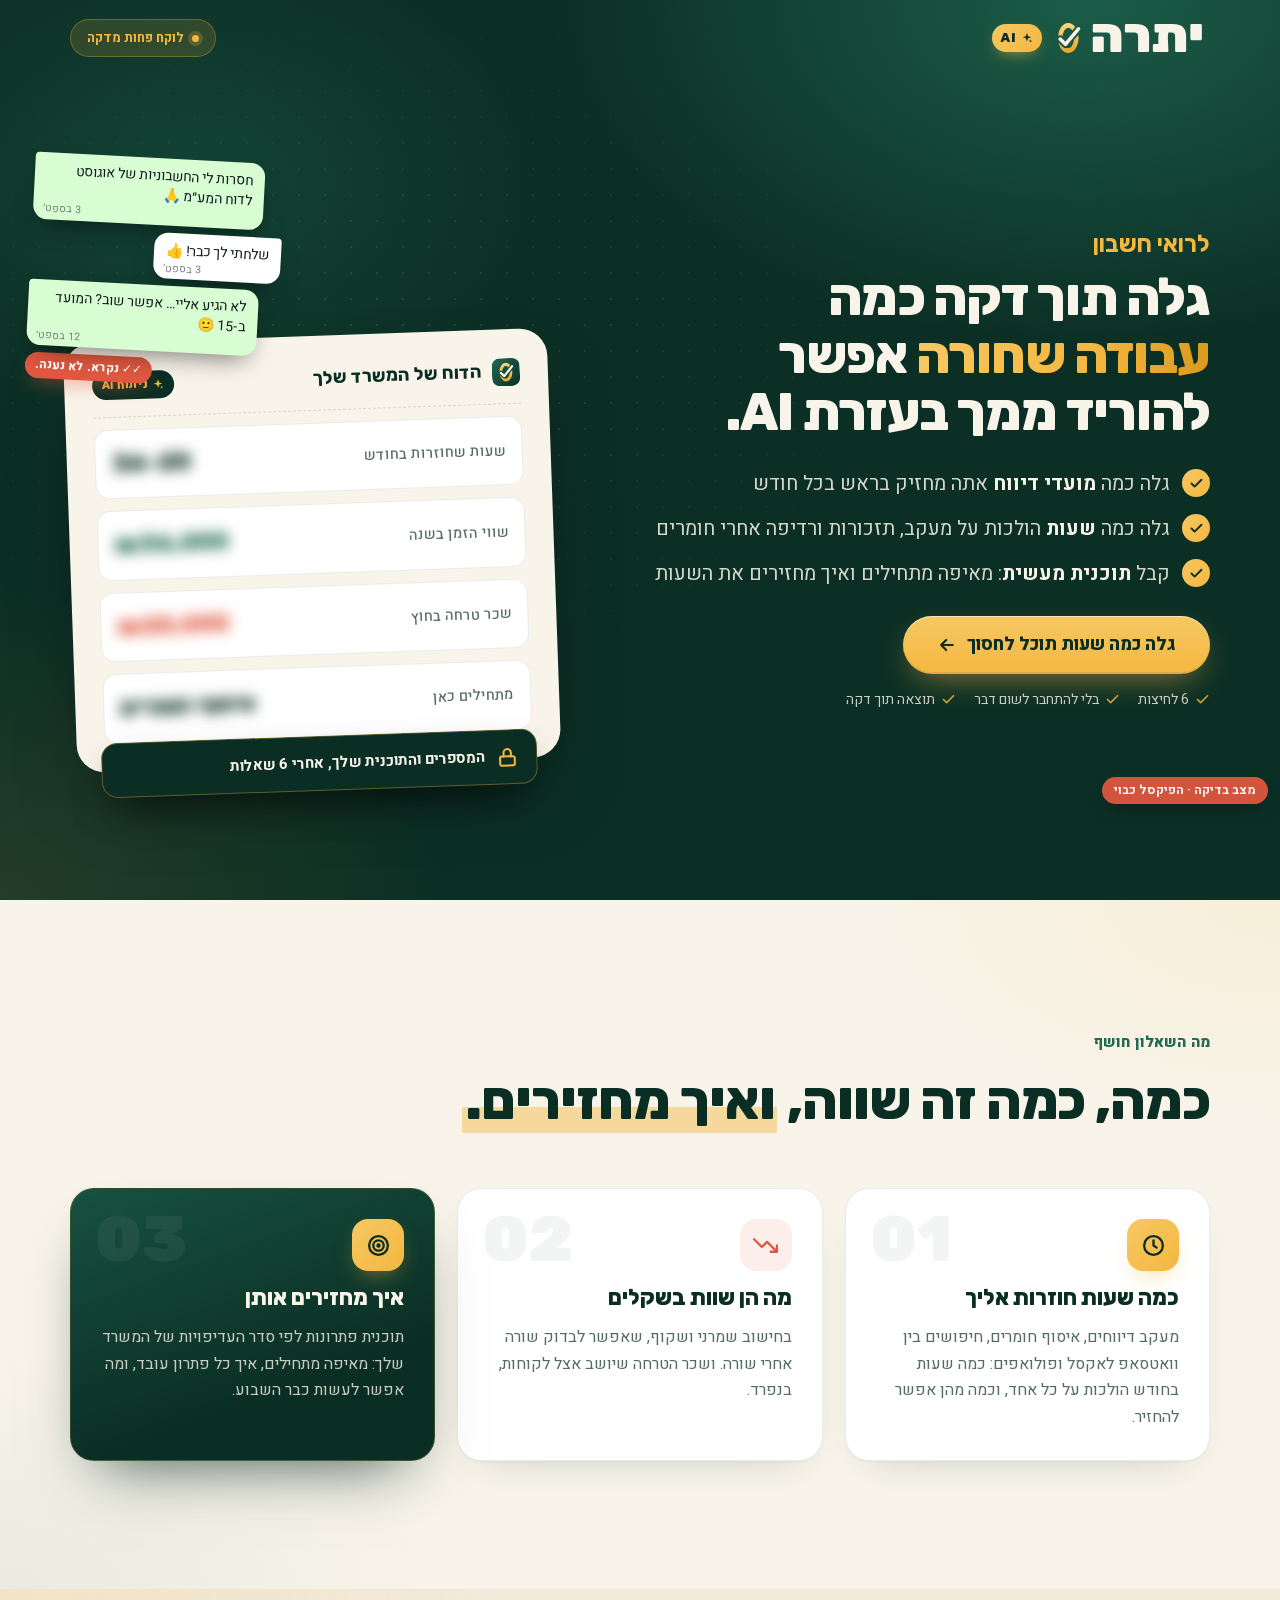
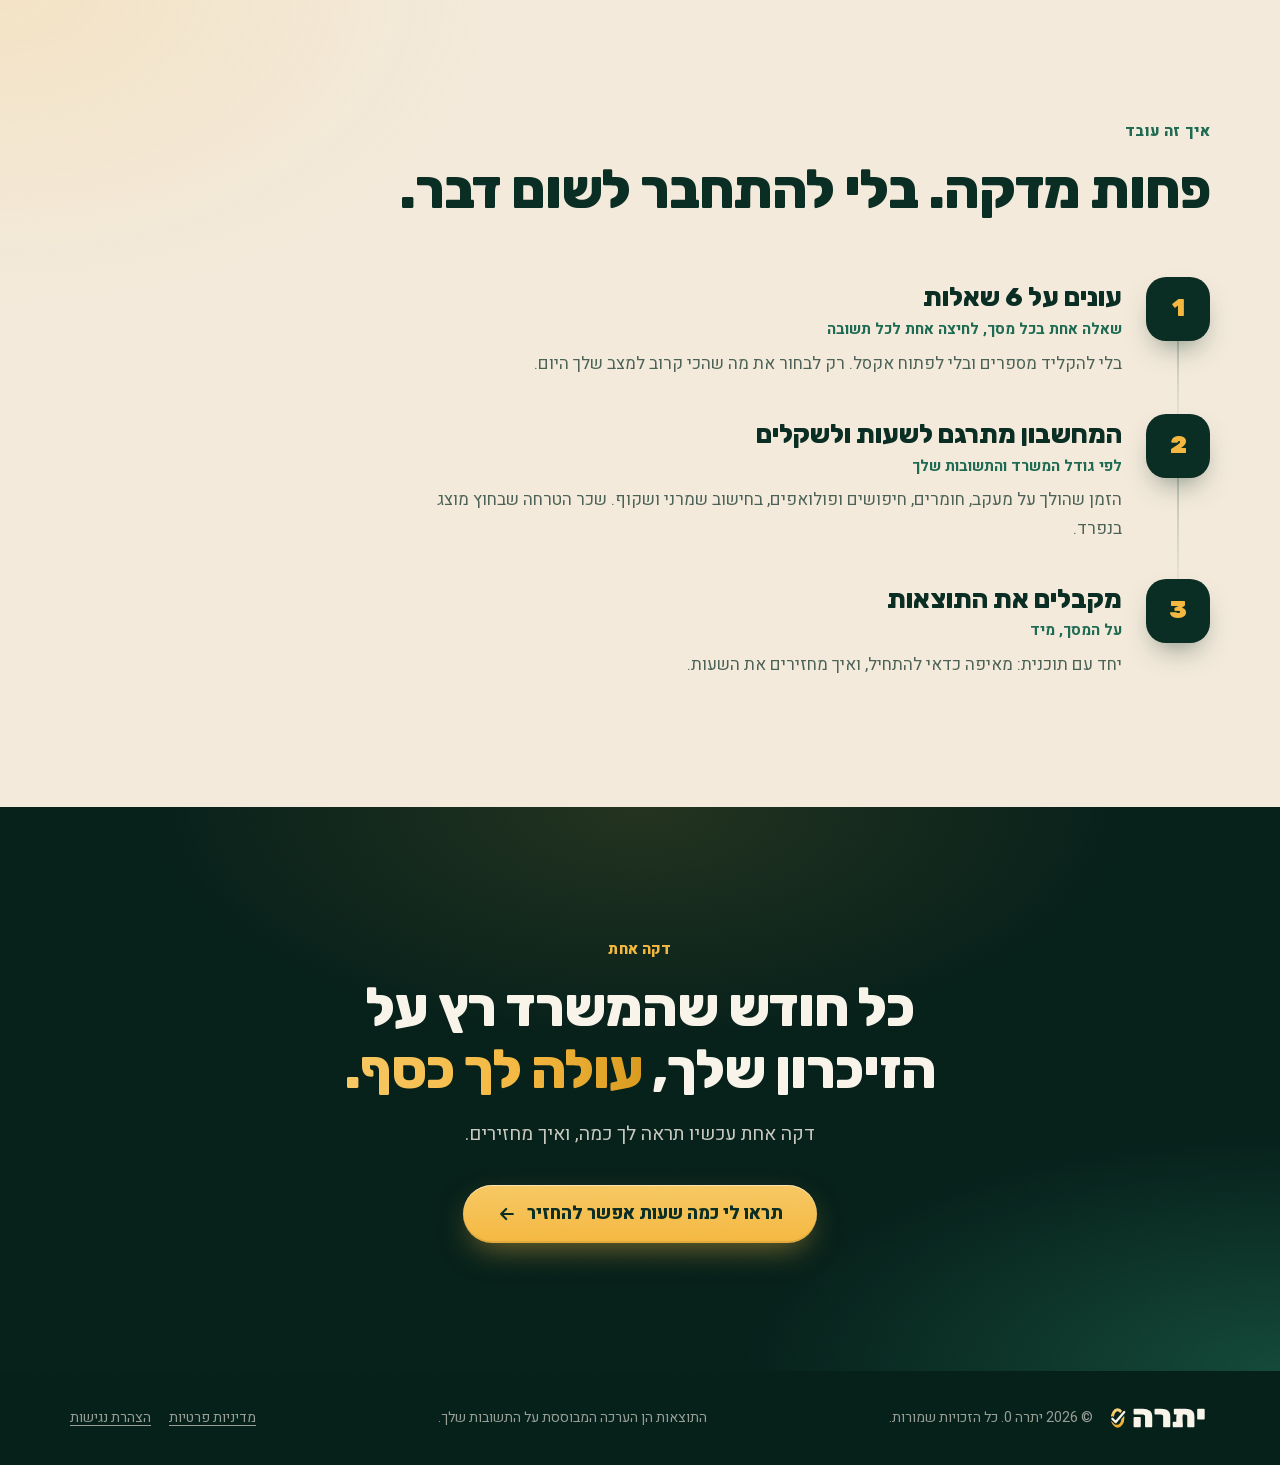
<file: index.html>
<!doctype html>
<html lang="he" dir="rtl">
<head>
<meta charset="utf-8">
<meta name="viewport" content="width=device-width, initial-scale=1, viewport-fit=cover">
<title>גלה תוך דקה כמה עבודה שחורה אפשר להוריד ממך בעזרת AI | יתרה 0</title>
<meta name="description" content="בדיקה של דקה לרואי חשבון: שש שאלות, ותגלה כמה שעות בחודש תוכל לחסוך על מעקב דיווחים, איסוף חומרים ופולואפים, ואיך להחזיר אותן. בלי להתחבר לשום דבר.">
<meta name="theme-color" content="#0B2E24">
<link rel="canonical" href="https://yitra0.noamg.co.il/">
<!-- תצוגה מקדימה כשמשתפים את הקישור (וואטסאפ, פייסבוק, לינקדאין) -->
<meta property="og:type" content="website">
<meta property="og:locale" content="he_IL">
<meta property="og:site_name" content="יתרה 0">
<meta property="og:url" content="https://yitra0.noamg.co.il/">
<meta property="og:title" content="גלה תוך דקה כמה עבודה שחורה אפשר להוריד ממך בעזרת AI | יתרה 0">
<meta property="og:description" content="שש שאלות לרואי חשבון: כמה שעות של מעקב דיווחים, איסוף חומרים ופולואפים אפשר להוריד ממך כל חודש, ותוכנית מעשית להחזיר אותן.">
<meta property="og:image" content="https://yitra0.noamg.co.il/logo/og-image.jpg">
<meta property="og:image:width" content="1200">
<meta property="og:image:height" content="630">
<meta property="og:image:alt" content="יתרה 0 — מחשבון המשרד לרואי חשבון">
<meta name="twitter:card" content="summary_large_image">
<link rel="preload" href="fonts/heebo-hebrew.woff2" as="font" type="font/woff2" crossorigin>
<link rel="preload" href="fonts/rubik-hebrew.woff2" as="font" type="font/woff2" crossorigin>
<link rel="preconnect" href="https://app.cal.com" crossorigin>
<link rel="stylesheet" href="fonts.css?v=14">
<link rel="icon" href="logo/favicon-g.svg" type="image/svg+xml">
<link rel="icon" href="logo/favicon-g-32.png" type="image/png" sizes="32x32">
<link rel="apple-touch-icon" href="logo/favicon-g-180.png">
<link rel="stylesheet" href="styles.css?v=14">
<style>
  /* ---------- Hero ---------- */
  .hero { min-height: 100svh; display: flex; align-items: center; padding-block: 96px 72px; }
  .hero-grid { position: relative; z-index: 2; display: grid; grid-template-columns: 1.1fr .9fr; gap: 64px; align-items: center; }
  .hero .preview-wrap { margin-top: 178px; }
  .hero h1 { font-size: clamp(32px, 4.4vw, 52px); line-height: 1.1; margin-top: 18px; }
  .hero h1 .kicker { display: block; font-size: .46em; font-weight: 700; margin-bottom: 12px; letter-spacing: 0; }

  .float-chat { position: absolute; z-index: 3; top: -178px; inset-inline-end: -40px; width: 250px; display: grid; gap: 7px; transform: rotate(3deg); animation: float2 6s ease-in-out infinite; }
  @keyframes float2 { 50% { transform: rotate(3deg) translateY(8px); } }
  @media (max-width: 1200px) { .float-chat { inset-inline-end: 0; } }   /* שלא תיחתך בקצה המסך בדסקטופ קטן */
  .fc-msg { position: relative; padding: 8px 12px 18px; border-radius: 14px; font-size: 14px; line-height: 1.45; color: #111B21; box-shadow: 0 12px 26px -10px rgba(0, 0, 0, .55); max-width: 92%; }
  .fc-msg time { position: absolute; bottom: 3px; inset-inline-end: 10px; font-size: 10.5px; opacity: .55; }
  .fc-out { justify-self: end; background: #D9FDD3; border-start-end-radius: 4px; }
  .fc-in { justify-self: start; background: #fff; border-start-start-radius: 4px; }
  .fc-seen { justify-self: end; font-size: 12px; font-weight: 800; color: #fff; background: var(--loss); padding: 3px 10px; border-radius: 999px; box-shadow: 0 8px 20px -8px rgba(224, 88, 63, .8); }
  .hero-bullets { list-style: none; margin: 26px 0 0; padding: 0; display: grid; gap: 12px; }
  .hero-bullets li { display: flex; align-items: center; gap: 12px; font-size: clamp(17px, 1.7vw, 20px); color: rgba(248, 244, 234, .85); }
  .hero-bullets b { color: var(--cream); font-weight: 700; }
  .hb-ck { width: 28px; height: 28px; border-radius: 50%; flex: none; display: grid; place-items: center; background: linear-gradient(135deg, var(--accent-bright), var(--accent)); color: var(--brand-900); }
  .hb-ck svg { width: 15px; height: 15px; }
  .hero-ctas { margin-top: 26px; display: flex; flex-wrap: wrap; gap: 12px; align-items: center; }

  /* כרטיס תצוגה מקדימה נעול */
  .preview-wrap { position: relative; }
  .preview-wrap::before { content: ""; position: absolute; inset: 8% 6%; background: radial-gradient(circle, rgba(244, 183, 64, .28), transparent 70%); filter: blur(40px); }
  .preview { position: relative; padding: 28px; border-radius: 28px; background: var(--cream); color: var(--ink); box-shadow: 0 40px 80px -30px rgba(0, 0, 0, .6); transform: rotate(-2deg); animation: float 7s ease-in-out infinite; }
  @keyframes float { 50% { transform: rotate(-2deg) translateY(-10px); } }
  .preview-head { display: flex; justify-content: space-between; align-items: center; padding-bottom: 16px; border-bottom: 1px dashed rgba(11, 46, 36, .15); }
  .preview-head b { font-family: var(--font-display); font-size: 18px; }
  .tag-ai { display: inline-flex; align-items: center; gap: 4px; background: var(--brand-900) !important; color: var(--accent) !important; }
  .preview-head .tag { font-size: 12px; font-weight: 800; padding: 4px 10px; border-radius: 999px; background: rgba(224, 88, 63, .12); color: var(--loss); }
  .p-row { margin-top: 12px; padding: 14px 16px; border-radius: 14px; background: #fff; border: 1px solid rgba(11, 46, 36, .08); display: flex; justify-content: space-between; align-items: center; gap: 12px; }
  .p-label { font-size: 14.5px; color: rgba(11, 46, 36, .7); font-weight: 500; }
  .p-val { font-family: var(--font-display); font-weight: 800; font-size: 24px; filter: blur(7px); user-select: none; }
  .p-val.save { color: var(--brand-600); }
  .p-val.loss { color: var(--loss); }
  .lock {
    position: absolute; inset-inline: 24px; bottom: -26px;
    display: flex; align-items: center; gap: 12px; padding: 14px 18px; border-radius: 16px;
    background: var(--brand-900); color: var(--cream); border: 1px solid rgba(244, 183, 64, .35);
    box-shadow: 0 18px 40px -14px rgba(0, 0, 0, .7); font-size: 15px; font-weight: 700;
  }
  .lock svg { width: 22px; height: 22px; color: var(--accent); flex: none; }

  /* ---------- מה תגלה ---------- */
  .discover { display: grid; grid-template-columns: repeat(3, 1fr); gap: 22px; margin-top: 56px; }
  .discover .card { display: grid; gap: 14px; align-content: start; transition: transform .4s var(--ease), box-shadow .4s var(--ease); }
  .discover .card:hover { transform: translateY(-6px); box-shadow: 0 30px 60px -30px rgba(11, 46, 36, .35); }
  .discover .num { position: absolute; top: 18px; inset-inline-end: 24px; font-family: var(--font-display); font-weight: 900; font-size: 64px; line-height: 1; color: rgba(11, 46, 36, .05); }
  .discover h3 { font-family: var(--font-display); font-size: 22px; font-weight: 800; }
  .discover p { color: rgba(11, 46, 36, .7); font-size: 16px; }

  /* ---------- איך זה עובד — ציר זמן ---------- */
  .timeline { margin-top: 56px; display: grid; gap: 0; max-width: 820px; }
  .t-step { position: relative; display: grid; grid-template-columns: 64px 1fr; gap: 24px; padding-bottom: 36px; }
  .t-step:last-child { padding-bottom: 0; }
  .t-step::before { content: ""; position: absolute; top: 64px; bottom: 0; inset-inline-start: 31px; width: 2px; background: linear-gradient(rgba(23, 81, 63, .25), rgba(23, 81, 63, .05)); }
  .t-step:last-child::before { display: none; }
  .t-num { width: 64px; height: 64px; border-radius: 20px; display: grid; place-items: center; font-family: var(--font-display); font-weight: 900; font-size: 24px; background: var(--brand-900); color: var(--accent); box-shadow: 0 14px 30px -14px rgba(11, 46, 36, .7); }
  .t-step h3 { font-family: var(--font-display); font-size: clamp(21px, 2.4vw, 26px); font-weight: 800; padding-top: 6px; }
  .t-step .t-sub { color: var(--brand-600); font-weight: 700; font-size: 15px; margin-top: 4px; }
  .t-step p:last-child { margin-top: 8px; color: rgba(11, 46, 36, .72); }

  .final { text-align: center; }
  .final p { margin: 18px auto 34px; opacity: .8; max-width: 560px; font-size: 19px; }

  /* ============================================================
     שאלון — מסך מלא, שאלה אחת בכל מסך
     ============================================================ */
  .quiz { position: fixed; inset: 0; z-index: 100; display: none; flex-direction: column; overflow-y: auto; }
  .quiz.open { display: flex; }
  .quiz-top { position: sticky; top: 0; z-index: 3; background: rgba(11, 46, 36, .85); backdrop-filter: blur(14px); border-bottom: 1px solid rgba(244, 183, 64, .15); }
  .quiz-top .container { display: flex; align-items: center; justify-content: space-between; gap: 16px; padding-block: 14px; }
  .q-count { font-size: 14.5px; font-weight: 600; color: rgba(248, 244, 234, .7); }
  .q-count b { color: var(--accent); }
  .icon-btn { width: 44px; height: 44px; border-radius: 50%; border: 1px solid rgba(248, 244, 234, .18); background: transparent; display: grid; place-items: center; cursor: pointer; color: var(--cream); transition: background .2s; }
  .icon-btn:hover { background: rgba(248, 244, 234, .1); }
  .icon-btn svg { width: 20px; height: 20px; }
  .icon-btn[hidden] { visibility: hidden; display: grid; }
  .progress { height: 4px; background: rgba(248, 244, 234, .08); }
  .progress span { display: block; height: 100%; width: 0; background: linear-gradient(90deg, var(--accent-bright), var(--accent)); box-shadow: 0 0 12px rgba(244, 183, 64, .6); transition: width .7s var(--ease); }

  .quiz-body { position: relative; z-index: 2; flex: 1; display: flex; align-items: center; padding-block: 44px 64px; }
  .screen { width: 100%; max-width: 740px; margin-inline: auto; padding-inline: 20px; display: none; }
  .screen.active { display: block; animation: screenIn .6s var(--ease) both; }
  @keyframes screenIn { from { opacity: 0; transform: translateX(-30px); } to { opacity: 1; transform: none; } }
  .screen.back-anim { animation-name: screenBack; }
  @keyframes screenBack { from { opacity: 0; transform: translateX(30px); } to { opacity: 1; transform: none; } }

  .q-title { font-family: var(--font-display); font-size: clamp(23px, 3.3vw, 33px); font-weight: 800; line-height: 1.3; text-wrap: balance; }
  .q-hint { margin-top: 12px; color: rgba(248, 244, 234, .78); font-size: 17px; }
  .options { margin-top: 30px; display: grid; gap: 12px; }
  .opt {
    display: flex; align-items: center; gap: 16px; width: 100%;
    padding: 18px 20px; border-radius: 20px; cursor: pointer; text-align: start;
    background: rgba(248, 244, 234, .05); border: 1.5px solid rgba(248, 244, 234, .12); color: var(--cream);
    transition: border-color .25s, background .25s, transform .25s var(--ease);
  }
  .opt:active { transform: scale(.985); }
  .opt:hover { border-color: rgba(244, 183, 64, .6); background: rgba(248, 244, 234, .09); transform: translateX(-4px); }
  .opt.selected { border-color: var(--accent); background: rgba(244, 183, 64, .14); }
  .opt:focus-visible { outline: 2px solid rgba(248, 244, 234, .75); outline-offset: 3px; }   /* פוקוס מקלדת נראה שונה מתשובה שנבחרה */
  .opt-key { width: 36px; height: 36px; border-radius: 50%; flex: none; display: grid; place-items: center; font-weight: 800; font-size: 15px; background: rgba(248, 244, 234, .1); transition: background .25s, color .25s; }
  .opt.selected .opt-key { background: var(--accent); color: var(--brand-900); }
  .opt-text { display: grid; gap: 2px; }
  .opt-main { font-weight: 700; font-size: 17.5px; }
  .opt-sub { font-size: 14.5px; color: rgba(248, 244, 234, .62); }
  .kbd-hint { margin-top: 22px; font-size: 13.5px; color: rgba(248, 244, 234, .5); text-align: center; }

  /* מסך החישוב */
  .calc { text-align: center; }
  .ph-title { display: inline-flex; align-items: center; gap: 10px; }
  .ph-title img { border-radius: 8px; }
  .q-center { display: inline-flex; align-items: center; gap: 10px; }
  .q-center img { border-radius: 8px; }
  .calc-logo { position: relative; width: 116px; height: 116px; margin: 0 auto 28px; display: grid; place-items: center; }
  .calc-logo::before { content: ""; position: absolute; inset: 0; border-radius: 50%; background: conic-gradient(from 0deg, transparent 0 55%, var(--accent) 100%); -webkit-mask: radial-gradient(farthest-side, transparent calc(100% - 4px), #000 calc(100% - 3px)); mask: radial-gradient(farthest-side, transparent calc(100% - 4px), #000 calc(100% - 3px)); animation: spin 1.1s linear infinite; }
  .calc-logo img { border-radius: 22px; box-shadow: 0 16px 40px -12px rgba(0, 0, 0, .6); animation: breathe 1.6s ease-in-out infinite; }
  @keyframes breathe { 50% { transform: scale(1.06); } }
  @keyframes spin { to { transform: rotate(360deg); } }
  .calc-list { list-style: none; margin: 30px auto 0; padding: 0; max-width: 440px; display: grid; gap: 12px; text-align: start; }
  .calc-list li { display: flex; gap: 12px; align-items: center; padding: 14px 18px; border-radius: 16px; background: rgba(248, 244, 234, .05); border: 1px solid rgba(248, 244, 234, .1); color: rgba(248, 244, 234, .55); transition: color .3s, border-color .3s; }
  .calc-list .tick { width: 26px; height: 26px; border-radius: 50%; display: grid; place-items: center; border: 2px solid rgba(248, 244, 234, .25); flex: none; transition: all .3s; }
  .calc-list .tick svg { width: 14px; height: 14px; opacity: 0; }
  .calc-list li.done { color: var(--cream); border-color: rgba(244, 183, 64, .35); }
  .calc-list li.done .tick { background: var(--accent); border-color: var(--accent); color: var(--brand-900); }
  .calc-list li.done .tick svg { opacity: 1; }


  @media (max-width: 960px) {
    .hero-grid { grid-template-columns: 1fr; gap: 70px; }
    .preview-wrap { max-width: 460px; margin-inline: auto; width: 100%; }
    .hero .preview-wrap { margin-top: 0; }
    .float-chat { position: relative; top: auto; inset-inline-end: auto; width: auto; max-width: 300px; margin: 0 0 18px auto; transform: none; animation: none; }
    .discover { grid-template-columns: 1fr; }
  }
  /* טאבלט: שתי עמודות, והכרטיס הכהה השלישי על כל הרוחב */
  @media (min-width: 600px) and (max-width: 960px) {
    .discover { grid-template-columns: 1fr 1fr; }
    .discover .card:last-child { grid-column: 1 / -1; }
  }
  @media (max-width: 760px) {
    .hero { padding-block: 100px 80px; min-height: auto; }
    .hero-ctas { flex-direction: column; align-items: stretch; }
    .t-step { grid-template-columns: 52px 1fr; gap: 16px; }
    .t-num { width: 52px; height: 52px; font-size: 20px; border-radius: 16px; }
    .t-step::before { top: 52px; inset-inline-start: 25px; }
    .opt { padding: 16px; }
    .kbd-hint { display: none; }
  }

  /* ============================================================
     מובייל: פחות מלל, יותר אוויר
     ============================================================ */
  @media (max-width: 760px) {
    .site-header .pill { display: none; }                 /* "לוקח פחות מ-60 שניות" — מופיע גם ליד הכפתור */
    .hero { padding-block: 88px 56px; }
    .hero h1 { font-size: 30px; margin-top: 14px; }
    .hero h1 .kicker { font-size: .5em; margin-bottom: 8px; }
    .hero-bullets { margin-top: 18px; gap: 10px; }
    .hero-bullets li { font-size: 16px; }
    .hb-ck { width: 24px; height: 24px; }       /* משני — יש כפתור דביק למטה */
    .hero-grid { gap: 40px; }
    .float-chat { display: none; }                        /* הכאב כבר מופיע ברשימה */
    .preview { padding: 18px; border-radius: 22px; transform: none; animation: none; }
    .preview-head { gap: 10px; }
    .preview-head b { font-size: 14.5px; }
    .ph-title img { width: 24px; height: 24px; }
    .preview-head .tag { white-space: nowrap; font-size: 11.5px; padding: 4px 9px; flex: none; }
    .p-row { margin-top: 8px; padding: 10px 12px; }
    .p-label { font-size: 13.5px; }
    .p-val { font-size: 19px; }
    .lock { font-size: 13.5px; padding: 11px 14px; bottom: -22px; }

    .discover { margin-top: 32px; gap: 14px; }
    .discover .card { gap: 10px; padding: 20px; }
    .discover .num { font-size: 48px; }
    .discover h3 { font-size: 19px; }
    .discover p { font-size: 15px; }
    .timeline { margin-top: 32px; }
    .t-step { padding-bottom: 24px; }
    .t-step .t-sub { display: none; }
    .t-step p:last-child { font-size: 15px; margin-top: 4px; }
    .final p { font-size: 16px; margin: 12px auto 24px; }
  }
</style>
</head>
<body>
<!-- Meta Pixel (noscript): הפיקסל עצמו נטען מ-tracking.js לפי metaPixelId ב-config.js -->
<noscript><img height="1" width="1" style="display:none" alt="" src="https://www.facebook.com/tr?id=2202476460340750&ev=PageView&noscript=1"></noscript>
<div class="scroll-progress" id="scrollProgress" aria-hidden="true"></div>

<header class="site-header" id="siteHeader">
  <div class="container">
    <a class="logo" href="#" aria-label="לראש הדף">
      <img class="logo-img" src="logo/logo-dark.svg" alt="יתרה 0" width="160" height="40"><span class="ai-tag"><svg class="spark" viewBox="0 0 24 24" fill="currentColor" aria-hidden="true"><path d="M12 2l2.2 6.3L20.5 10.5l-6.3 2.2L12 19l-2.2-6.3L3.5 10.5l6.3-2.2z"/><path d="M19 15l.9 2.1L22 18l-2.1.9L19 21l-.9-2.1L16 18l2.1-.9z"/></svg>AI</span>
    </a>
    <span class="pill" style="font-size:13px"><span class="pill-dot"></span>לוקח פחות מדקה</span>
  </div>
</header>

<main id="main">
<!-- ============================ HERO ============================ -->
<section class="hero mesh-emerald noise">
  <div class="dot-grid"></div>
  <div class="container hero-grid">
    <div>
      <h1 class="h-display reveal"><span class="kicker text-accent">לרואי חשבון</span>גלה תוך דקה כמה <span class="text-grad">עבודה שחורה</span> אפשר להוריד ממך בעזרת AI.</h1>

      <ul class="hero-bullets reveal">
        <li><span class="hb-ck"><svg viewBox="0 0 24 24" fill="none" stroke="currentColor" stroke-width="3" stroke-linecap="round" stroke-linejoin="round"><path d="M20 6L9 17l-5-5"/></svg></span><span>גלה כמה <b>מועדי דיווח</b> אתה מחזיק בראש בכל חודש</span></li>
        <li><span class="hb-ck"><svg viewBox="0 0 24 24" fill="none" stroke="currentColor" stroke-width="3" stroke-linecap="round" stroke-linejoin="round"><path d="M20 6L9 17l-5-5"/></svg></span><span>גלה כמה <b>שעות</b> הולכות על מעקב, תזכורות ורדיפה אחרי חומרים</span></li>
        <li><span class="hb-ck"><svg viewBox="0 0 24 24" fill="none" stroke="currentColor" stroke-width="3" stroke-linecap="round" stroke-linejoin="round"><path d="M20 6L9 17l-5-5"/></svg></span><span>קבל <b>תוכנית מעשית</b>: מאיפה מתחילים ואיך מחזירים את השעות</span></li>
      </ul>

      <div class="reveal" id="heroCta">
        <div class="hero-ctas">
          <button class="btn btn-primary shine" data-start-quiz>
            גלה כמה שעות תוכל לחסוך
            <svg viewBox="0 0 24 24" fill="none" stroke="currentColor" stroke-width="2.6" stroke-linecap="round" stroke-linejoin="round"><path d="M19 12H5M11 18l-6-6 6-6"/></svg>
          </button>
        </div>
        <div class="cta-meta">
          <span><svg viewBox="0 0 24 24" fill="none" stroke="currentColor" stroke-width="2.8" stroke-linecap="round" stroke-linejoin="round"><path d="M20 6L9 17l-5-5"/></svg>6 לחיצות</span>
          <span><svg viewBox="0 0 24 24" fill="none" stroke="currentColor" stroke-width="2.8" stroke-linecap="round" stroke-linejoin="round"><path d="M20 6L9 17l-5-5"/></svg>בלי להתחבר לשום דבר</span>
          <span><svg viewBox="0 0 24 24" fill="none" stroke="currentColor" stroke-width="2.8" stroke-linecap="round" stroke-linejoin="round"><path d="M20 6L9 17l-5-5"/></svg>תוצאה תוך דקה</span>
        </div>
      </div>
    </div>

    <!-- תצוגה מקדימה נעולה של דוח התוצאות -->
    <div class="preview-wrap reveal" aria-hidden="true">
      <div class="float-chat">
        <div class="fc-msg fc-out">חסרות לי החשבוניות של אוגוסט לדוח המע״מ 🙏<time>3 בספט׳</time></div>
        <div class="fc-msg fc-in">שלחתי לך כבר! 👍<time>3 בספט׳</time></div>
        <div class="fc-msg fc-out">לא הגיע אליי… אפשר שוב? המועד ב-15 🙂<time>12 בספט׳</time></div>
        <div class="fc-seen">✓✓ נקרא. לא נענה.</div>
      </div>
      <div class="preview">
        <div class="preview-head"><b class="ph-title"><img src="logo/mark.svg" alt="" width="28" height="28">הדוח של המשרד שלך</b><span class="tag tag-ai"><svg class="spark" viewBox="0 0 24 24" fill="currentColor" aria-hidden="true"><path d="M12 2l2.2 6.3L20.5 10.5l-6.3 2.2L12 19l-2.2-6.3L3.5 10.5l6.3-2.2z"/><path d="M19 15l.9 2.1L22 18l-2.1.9L19 21l-.9-2.1L16 18l2.1-.9z"/></svg>ניתוח AI</span></div>
        <div class="p-row"><span class="p-label">שעות שחוזרות בחודש</span><span class="p-val">20–36</span></div>
        <div class="p-row"><span class="p-label">שווי הזמן בשנה</span><span class="p-val save">₪36,000</span></div>
        <div class="p-row"><span class="p-label">שכר טרחה בחוץ</span><span class="p-val loss">₪20,000</span></div>
        <div class="p-row"><span class="p-label">מתחילים כאן</span><span class="p-val">איסוף חומרים</span></div>
        <div class="lock"><svg viewBox="0 0 24 24" fill="none" stroke="currentColor" stroke-width="2.2" stroke-linecap="round" stroke-linejoin="round"><rect x="4" y="11" width="16" height="10" rx="2"/><path d="M8 11V7a4 4 0 018 0v4"/></svg>המספרים והתוכנית שלך, אחרי 6 שאלות</div>
      </div>
    </div>
  </div>
</section>

<!-- ============================ מה תגלה ============================ -->
<section class="section mesh-cream" id="discover">
  <div class="container">
    <div class="section-head reveal">
      <span class="eyebrow">מה השאלון חושף</span>
      <h2 class="h-section">כמה, כמה זה שווה, <span class="mark">ואיך מחזירים.</span></h2>
    </div>
    <div class="discover">
      <article class="card reveal">
        <span class="num" aria-hidden="true">01</span>
        <span class="icon-tile tile-accent"><svg viewBox="0 0 24 24" fill="none" stroke="currentColor" stroke-width="2.2" stroke-linecap="round" stroke-linejoin="round"><circle cx="12" cy="12" r="9"/><path d="M12 7v5l3 2"/></svg></span>
        <h3>כמה שעות חוזרות אליך</h3>
        <p>מעקב דיווחים, איסוף חומרים, חיפושים בין וואטסאפ לאקסל ופולואפים: כמה שעות בחודש הולכות על כל אחד, וכמה מהן אפשר להחזיר.</p>
      </article>
      <article class="card reveal">
        <span class="num" aria-hidden="true">02</span>
        <span class="icon-tile tile-loss"><svg viewBox="0 0 24 24" fill="none" stroke="currentColor" stroke-width="2.2" stroke-linecap="round" stroke-linejoin="round"><path d="M23 18l-9.5-9.5-5 5L1 6"/><path d="M17 18h6v-6"/></svg></span>
        <h3>מה הן שוות בשקלים</h3>
        <p>בחישוב שמרני ושקוף, שאפשר לבדוק שורה אחרי שורה. ושכר הטרחה שיושב אצל לקוחות, בנפרד.</p>
      </article>
      <article class="card card-dark reveal">
        <span class="num" aria-hidden="true" style="color:rgba(248,244,234,.06)">03</span>
        <span class="icon-tile tile-accent"><svg viewBox="0 0 24 24" fill="none" stroke="currentColor" stroke-width="2.2" stroke-linecap="round" stroke-linejoin="round"><circle cx="12" cy="12" r="9"/><circle cx="12" cy="12" r="5"/><circle cx="12" cy="12" r="1"/></svg></span>
        <h3>איך מחזירים אותן</h3>
        <p style="color:rgba(248,244,234,.8)">תוכנית פתרונות לפי סדר העדיפויות של המשרד שלך: מאיפה מתחילים, איך כל פתרון עובד, ומה אפשר לעשות כבר השבוע.</p>
      </article>
    </div>
  </div>
</section>

<!-- ============================ איך זה עובד ============================ -->
<section class="section mesh-cream-warm">
  <div class="container">
    <div class="section-head reveal">
      <span class="eyebrow">איך זה עובד</span>
      <h2 class="h-section">פחות מדקה. בלי להתחבר לשום דבר.</h2>
    </div>
    <div class="timeline">
      <div class="t-step reveal"><span class="t-num">1</span><div><h3>עונים על 6 שאלות</h3><p class="t-sub">שאלה אחת בכל מסך, לחיצה אחת לכל תשובה</p><p>בלי להקליד מספרים ובלי לפתוח אקסל. רק לבחור את מה שהכי קרוב למצב שלך היום.</p></div></div>
      <div class="t-step reveal"><span class="t-num">2</span><div><h3>המחשבון מתרגם לשעות ולשקלים</h3><p class="t-sub">לפי גודל המשרד והתשובות שלך</p><p>הזמן שהולך על מעקב, חומרים, חיפושים ופולואפים, בחישוב שמרני ושקוף. שכר הטרחה שבחוץ מוצג בנפרד.</p></div></div>
      <div class="t-step reveal"><span class="t-num">3</span><div><h3>מקבלים את התוצאות</h3><p class="t-sub">על המסך, מיד</p><p>יחד עם תוכנית: מאיפה כדאי להתחיל, ואיך מחזירים את השעות.</p></div></div>
    </div>
  </div>
</section>

<!-- ============================ CTA סופי ============================ -->
<section class="section mesh-deep noise final">
  <div class="container narrow reveal">
    <span class="eyebrow">דקה אחת</span>
    <h2 class="h-display h-section" style="margin-top:14px">כל חודש שהמשרד רץ על הזיכרון שלך, <span class="text-grad">עולה לך כסף.</span></h2>
    <p>דקה אחת עכשיו תראה לך כמה, ואיך מחזירים.</p>
    <button class="btn btn-primary shine" data-start-quiz>
      תראו לי כמה שעות אפשר להחזיר
      <svg viewBox="0 0 24 24" fill="none" stroke="currentColor" stroke-width="2.6" stroke-linecap="round" stroke-linejoin="round"><path d="M19 12H5M11 18l-6-6 6-6"/></svg>
    </button>
  </div>
</section>
</main>

<footer class="footer">
  <div class="container">
    <span class="footer-brand"><img src="logo/logo-dark.svg" alt="יתרה 0" width="96" height="24"><span>© <span id="year"></span> <span data-brand>יתרה 0</span>. כל הזכויות שמורות.</span></span>
    <span>התוצאות הן הערכה המבוססת על התשובות שלך.</span>
    <nav class="footer-links" aria-label="מידע משפטי"><a href="privacy.html" target="_blank" rel="noopener">מדיניות פרטיות</a><a href="https://noamg.co.il/accessibility" target="_blank" rel="noopener">הצהרת נגישות</a></nav>
  </div>
</footer>

<div class="sticky-cta" id="sticky">
  <button class="btn btn-primary shine btn-block" data-start-quiz>גלה כמה שעות תוכל לחסוך</button>
</div>

<!-- ============================================================
     השאלון
     ============================================================ -->
<div class="quiz mesh-emerald" id="quiz" role="dialog" aria-modal="true" aria-label="שאלון אבחון למשרד">
  <div class="quiz-top">
    <div class="container">
      <button class="icon-btn" id="qBack" aria-label="לשאלה הקודמת" hidden>
        <svg viewBox="0 0 24 24" fill="none" stroke="currentColor" stroke-width="2.4" stroke-linecap="round" stroke-linejoin="round"><path d="M9 18l6-6-6-6"/></svg>
      </button>
      <span class="q-center"><img src="logo/mark.svg" alt="" width="28" height="28"><span class="q-count" id="qCount" aria-live="polite"></span></span>
      <button class="icon-btn" id="qClose" aria-label="סגירת השאלון">
        <svg viewBox="0 0 24 24" fill="none" stroke="currentColor" stroke-width="2.4" stroke-linecap="round" stroke-linejoin="round"><path d="M18 6L6 18M6 6l12 12"/></svg>
      </button>
    </div>
    <div class="progress" role="progressbar" aria-valuemin="0" aria-valuemax="100" id="qProgressWrap"><span id="qProgress"></span></div>
  </div>

  <div class="quiz-body">
    <div id="qScreens" style="display:contents"></div>

    <!-- מסך החישוב -->
    <div class="screen calc" id="calcScreen">
      <div class="calc-logo" aria-hidden="true"><img src="logo/mark.svg" alt="" width="84" height="84"></div>
      <span class="ai-pill"><svg class="spark" viewBox="0 0 24 24" fill="currentColor" aria-hidden="true"><path d="M12 2l2.2 6.3L20.5 10.5l-6.3 2.2L12 19l-2.2-6.3L3.5 10.5l6.3-2.2z"/><path d="M19 15l.9 2.1L22 18l-2.1.9L19 21l-.9-2.1L16 18l2.1-.9z"/></svg>ניתוח אישי</span>
      <h2 class="q-title" style="margin-top:14px">מחשב את התוצאות של המשרד שלך...</h2>
      <ul class="calc-list">
        <li><span class="tick"><svg viewBox="0 0 24 24" fill="none" stroke="currentColor" stroke-width="3.4" stroke-linecap="round" stroke-linejoin="round"><path d="M20 6L9 17l-5-5"/></svg></span>מחשב את הזמן שהולך על מעקב דיווחים וחומרים</li>
        <li><span class="tick"><svg viewBox="0 0 24 24" fill="none" stroke="currentColor" stroke-width="3.4" stroke-linecap="round" stroke-linejoin="round"><path d="M20 6L9 17l-5-5"/></svg></span>בודק כמה דברים נופלים בין הכיסאות</li>
        <li><span class="tick"><svg viewBox="0 0 24 24" fill="none" stroke="currentColor" stroke-width="3.4" stroke-linecap="round" stroke-linejoin="round"><path d="M20 6L9 17l-5-5"/></svg></span>בונה את התוכנית שלך</li>
      </ul>
    </div>

  </div>
</div>

<script src="config.js?v=14"></script>
<script src="tracking.js?v=14"></script>
<script src="booking.js?v=14"></script>
<script src="quiz-core.js?v=14"></script>
<script>
(function () {
  "use strict";
  var CFG = window.FUNNEL_CONFIG || {};
  var CORE = window.qfCore;

  /* ---------- שם המותג ---------- */
  document.querySelectorAll("[data-brand]").forEach(function (el) { el.textContent = CFG.brand || el.textContent; });
  document.getElementById("year").textContent = new Date().getFullYear();

  /* ============================================================
     השאלות והחישוב — ב-quiz-core.js (משותף לדף התוצאות, שמחשב מאותן תשובות)
     ============================================================ */
  var QUESTIONS = CORE.QUESTIONS;
  var TOTAL = QUESTIONS.length;
  var answers = {};      // id -> מספר התשובה (0–3)
  var current = 0;
  var KEYS = ["1", "2", "3", "4"];   // תואם לרמז "1-4 במקלדת"

  var quiz = document.getElementById("quiz");
  var screensWrap = document.getElementById("qScreens");
  var qCount = document.getElementById("qCount");
  var qProgress = document.getElementById("qProgress");
  var qProgressWrap = document.getElementById("qProgressWrap");
  var qBack = document.getElementById("qBack");
  var calcScreen = document.getElementById("calcScreen");
  var lastFocus = null;

  /* ---------- בניית מסכי השאלות: כותרת, שורת הסבר עם דוגמאות, ו-4 תשובות ---------- */
  QUESTIONS.forEach(function (q, qi) {
    var s = document.createElement("div");
    s.className = "screen";
    s.dataset.index = qi;
    var html = '<h2 class="q-title" id="qt' + qi + '">' + q.title + '</h2>' +
               (q.hint ? '<p class="q-hint" id="qh' + qi + '">' + q.hint + '</p>' : '') +
               '<div class="options" role="radiogroup" aria-labelledby="qt' + qi + '"' + (q.hint ? ' aria-describedby="qh' + qi + '"' : '') + '>';
    q.options.forEach(function (o, oi) {
      html += '<button type="button" class="opt" role="radio" aria-checked="false" data-q="' + qi + '" data-o="' + oi + '">' +
                '<span class="opt-key" aria-hidden="true">' + KEYS[oi] + '</span>' +
                '<span class="opt-text"><span class="opt-main">' + o.main.replace(/ ₪/g, "&nbsp;₪") + '</span>' +
                (o.sub ? '<span class="opt-sub">' + o.sub + '</span>' : '') + '</span>' +
              '</button>';
    });
    html += '</div><p class="kbd-hint">טיפ: אפשר ללחוץ 1-4 במקלדת</p>';
    s.innerHTML = html;
    screensWrap.appendChild(s);
  });

  function allScreens() { return quiz.querySelectorAll(".screen"); }

  function show(el, backwards) {
    allScreens().forEach(function (s) { s.classList.remove("active", "back-anim"); });
    el.classList.add("active");
    if (backwards) el.classList.add("back-anim");
    quiz.scrollTop = 0;
  }

  function setProgress(pct, label) {
    qProgress.style.width = pct + "%";
    qProgressWrap.setAttribute("aria-valuenow", Math.round(pct));
    qCount.innerHTML = label;
  }

  function goTo(i, backwards) {
    current = i;
    var screen = screensWrap.children[i];
    show(screen, backwards);
    setProgress((i / TOTAL) * 100 + 4, "שאלה <b>" + (i + 1) + "</b> מתוך " + TOTAL);
    qBack.hidden = i === 0;
    var sel = screen.querySelector(".opt.selected") || screen.querySelector(".opt");
    setTimeout(function () { sel.focus({ preventScroll: true }); }, 60);
  }

  /* נעילת גלילה שעובדת גם באייפון (overflow:hidden לבד לא מספיק שם) */
  var lockedY = 0;
  function lockScroll() {
    lockedY = window.scrollY;
    document.body.style.position = "fixed"; document.body.style.top = -lockedY + "px";
    document.body.style.width = "100%"; document.body.style.overflow = "hidden";
  }
  function unlockScroll() {
    document.body.style.position = ""; document.body.style.top = "";
    document.body.style.width = ""; document.body.style.overflow = "";
    window.scrollTo(0, lockedY);
  }

  var calculating = false;
  function openQuiz() {
    if (quiz.classList.contains("open")) return;
    lastFocus = document.activeElement;
    quiz.classList.add("open");
    lockScroll();
    track("QuizStart");   /* פעם אחת לטעינת דף, גם אם סגר ופתח שוב */
    if (window.qfCal) window.qfCal.warm();   /* קבצי היומן נטענים ברקע בזמן שעונים, כדי שבדף התוצאות היומן יעלה מהר */
    goTo(0);
  }

  function closeQuiz() {
    if (calculating) return;
    quiz.classList.remove("open");
    unlockScroll();
    if (lastFocus) lastFocus.focus();
  }

  document.querySelectorAll("[data-start-quiz]").forEach(function (b) { b.addEventListener("click", openQuiz); });
  document.getElementById("qClose").addEventListener("click", closeQuiz);
  qBack.addEventListener("click", function () { if (current > 0 && !calculating) goTo(current - 1, true); });
  /* מדף התוצאות ("ענה על השאלון") — index.html#start פותח את השאלון ישר */
  if (location.hash === "#start") setTimeout(openQuiz, 250);

  /* ---------- בחירת תשובה ---------- */
  screensWrap.addEventListener("click", function (e) {
    var opt = e.target.closest(".opt");
    if (!opt) return;
    choose(+opt.dataset.q, +opt.dataset.o);
  });

  var advancing = false;
  function choose(qi, oi) {
    if (advancing || calculating) return;
    answers[QUESTIONS[qi].id] = oi;
    /* אירוע לכל שאלה שנענתה (QuizAnswer1 … QuizAnswer6) — כדי לראות בדיוק איפה נוטשים */
    track("QuizAnswer" + (qi + 1), { question: QUESTIONS[qi].id, answer: oi + 1 });
    var screen = screensWrap.children[qi];
    screen.querySelectorAll(".opt").forEach(function (o, i) {
      o.classList.toggle("selected", i === oi);
      o.setAttribute("aria-checked", i === oi ? "true" : "false");
    });
    advancing = true;
    setTimeout(function () {
      advancing = false;
      if (qi < TOTAL - 1) goTo(qi + 1);
      else runCalculation();
    }, 340);
  }

  document.addEventListener("keydown", function (e) {
    if (!quiz.classList.contains("open")) return;
    if (e.key === "Escape") { closeQuiz(); return; }
    var active = screensWrap.querySelector(".screen.active");
    if (!active) return;
    var n = parseInt(e.key, 10);
    if (n >= 1 && n <= 4) choose(+active.dataset.index, n - 1);
  });

  /* לכידת פוקוס בתוך הדיאלוג: Tab לא בורח לדף שמאחור */
  document.addEventListener("keydown", function (e) {
    if (e.key !== "Tab" || !quiz.classList.contains("open")) return;
    var els = Array.prototype.filter.call(
      quiz.querySelectorAll('button:not([hidden]):not([disabled]), input:not([disabled]), a[href]'),
      function (el) { return el.offsetParent !== null; }
    );
    if (!els.length) return;
    var first = els[0], last = els[els.length - 1];
    if (e.shiftKey && document.activeElement === first) { e.preventDefault(); last.focus(); }
    else if (!e.shiftKey && document.activeElement === last) { e.preventDefault(); first.focus(); }
    else if (!quiz.contains(document.activeElement)) { e.preventDefault(); first.focus(); }
  });

  /* ---------- מסך החישוב, ומשם ישר לדף התוצאות ----------
     הטופס (שם וטלפון) כבר לא כאן (14/10/2026): דף התוצאות מציג קודם את המספרים ואת הכותרות של התוכנית,
     והטופס שם פותח את התוכנית המלאה ואת היומן. התשובות עוברות ב-sessionStorage, ודף התוצאות מחשב מהן הכול.
     בלי sessionStorage (נדיר) — התשובות עוברות בקוד בכתובת (results.html?c=...). */
  function runCalculation() {
    calculating = true;
    show(calcScreen);
    qBack.hidden = true;
    setProgress(96, "מחשב תוצאות...");
    track("QuizComplete");   /* כבר כאן, ולא ברגע המעבר, כדי שהאירוע יספיק לצאת לפני שהדף מתחלף */
    var saved = false;
    try {
      sessionStorage.setItem("qf_result", JSON.stringify({ answers: answers, utm: window.qfAttribution ? window.qfAttribution() : utmParams(), pageUrl: location.href.split(/[?#]/)[0], at: Date.now() }));
      saved = true;
    } catch (err) {}
    var items = calcScreen.querySelectorAll(".calc-list li");
    items.forEach(function (li) { li.classList.remove("done"); });
    items.forEach(function (li, i) { setTimeout(function () { li.classList.add("done"); }, 650 * (i + 1)); });
    setTimeout(function () {
      setProgress(100, "התוצאות מוכנות");
      location.href = "results.html" + (saved ? "" : "?c=" + CORE.encode(answers));
    }, 650 * items.length + 600);
  }

  /* חזרה לדף הזה בכפתור "אחורה" (מהמטמון של הדפדפן): השאלון לא נשאר תקוע על מסך החישוב */
  addEventListener("pageshow", function (e) {
    if (!e.persisted || !calculating) return;
    calculating = false;
    quiz.classList.remove("open");
    unlockScroll();
  });

  function utmParams() {
    var p = new URLSearchParams(location.search), out = {};
    ["utm_source", "utm_medium", "utm_campaign", "utm_content", "utm_term"].forEach(function (k) { out[k] = p.get(k) || ""; });
    if (!out.utm_source) out.utm_source = "direct";
    return out;
  }

  /* מדידה — דרך tracking.js (פיקסל מטא / GA4, אם הוגדרו ב-config.js). כל אירוע נשלח פעם אחת לטעינת דף */
  function track(ev, params, standard) {
    if (window.qfTrackOnce) window.qfTrackOnce(ev, params, standard);
  }

  /* ---------- אנימציות גלילה + CTA דביק ---------- */
  var io = new IntersectionObserver(function (entries) {
    entries.forEach(function (en) { if (en.isIntersecting) { en.target.classList.add("in"); io.unobserve(en.target); } });
  }, { threshold: .12 });
  document.querySelectorAll(".reveal").forEach(function (el, i) { el.style.transitionDelay = (i % 4) * 70 + "ms"; io.observe(el); });

  var sticky = document.getElementById("sticky");
  var heroBtn = document.querySelector("#heroCta .btn");
  // הכפתור הדביק מופיע ברגע שהכפתור הראשי לא נראה במלואו (גם כשהוא חתוך בתחתית המסך)
  new IntersectionObserver(function (en) { sticky.classList.toggle("show", en[0].intersectionRatio < 0.95); }, { threshold: [0, 0.95, 1] }).observe(heroBtn);

  /* כותרת עליונה + פס התקדמות גלילה */
  var header = document.getElementById("siteHeader");
  var bar = document.getElementById("scrollProgress");
  function onScroll() {
    var y = window.scrollY, max = document.documentElement.scrollHeight - innerHeight;
    header.classList.toggle("scrolled", y > 30);
    bar.style.transform = "scaleX(" + (max > 0 ? y / max : 0) + ")";
  }
  addEventListener("scroll", onScroll, { passive: true });
  onScroll();
})();
</script>
</body>
</html>
</file>
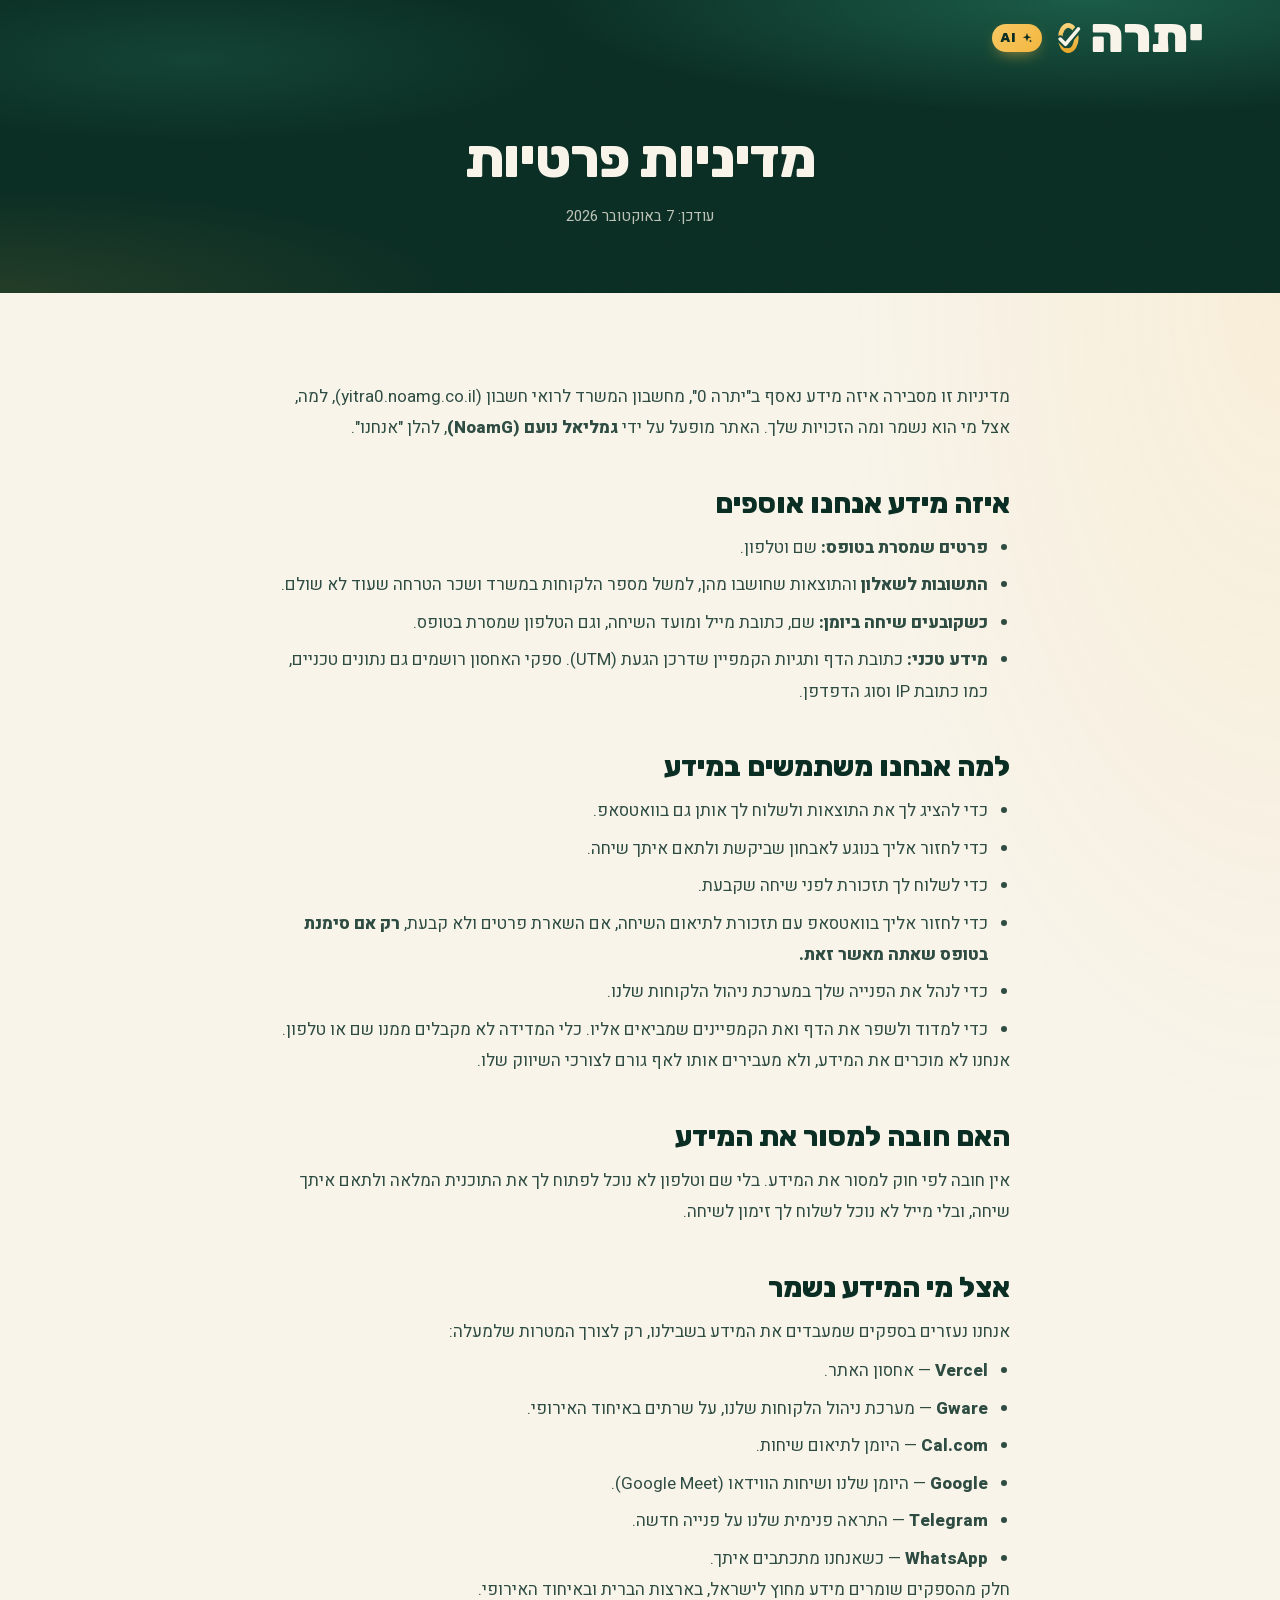
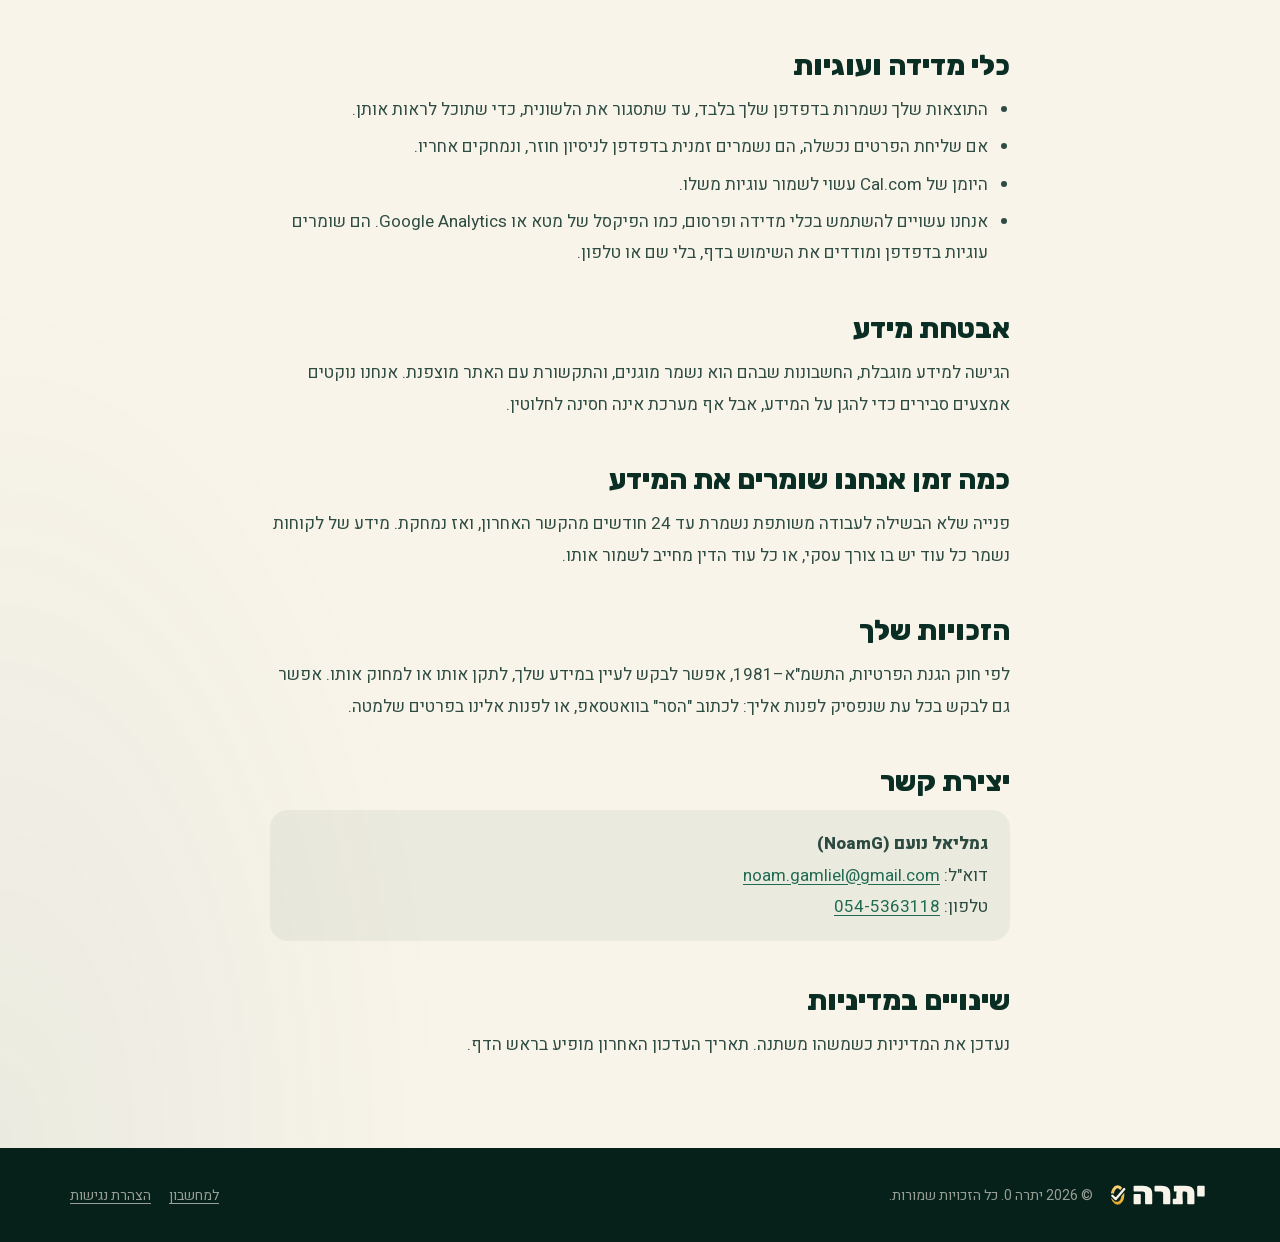
<file: privacy.html>
<!doctype html>
<html lang="he" dir="rtl">
<head>
<meta charset="utf-8">
<meta name="viewport" content="width=device-width, initial-scale=1, viewport-fit=cover">
<title>מדיניות פרטיות | יתרה 0</title>
<meta name="description" content="מדיניות הפרטיות של מחשבון המשרד לרואי חשבון יתרה 0: איזה מידע נאסף, למה, אצל מי הוא נשמר ומה הזכויות שלך.">
<meta name="theme-color" content="#0B2E24">
<link rel="canonical" href="https://yitra0.noamg.co.il/privacy.html">
<link rel="preload" href="fonts/heebo-hebrew.woff2" as="font" type="font/woff2" crossorigin>
<link rel="preload" href="fonts/rubik-hebrew.woff2" as="font" type="font/woff2" crossorigin>
<link rel="stylesheet" href="fonts.css?v=14">
<link rel="icon" href="logo/favicon-g.svg" type="image/svg+xml">
<link rel="icon" href="logo/favicon-g-32.png" type="image/png" sizes="32x32">
<link rel="apple-touch-icon" href="logo/favicon-g-180.png">
<link rel="stylesheet" href="styles.css?v=14">
<style>
  .legal-hero { padding-block: 128px 64px; text-align: center; }
  .legal-hero .container { position: relative; z-index: 2; }
  .legal-hero h1 { font-size: clamp(32px, 5vw, 54px); }
  .legal-hero .updated { margin-top: 14px; color: rgba(248, 244, 234, .75); font-size: 15px; }
  .legal { padding-block: clamp(48px, 7vw, 88px); }
  .legal .container { max-width: 780px; }
  .legal p, .legal li { font-size: 17px; line-height: 1.85; color: rgba(11, 46, 36, .85); }
  .legal p + p { margin-top: 12px; }
  .legal h2 { margin-top: 44px; margin-bottom: 12px; font-family: var(--font-display); font-weight: 800; font-size: clamp(22px, 2.6vw, 28px); color: var(--ink); }
  .legal h2:first-child { margin-top: 0; }
  .legal ul { margin: 8px 0 0; padding-inline-start: 22px; }
  .legal li + li { margin-top: 6px; }
  .legal a { color: var(--brand-600); text-decoration: underline; text-underline-offset: 3px; }
  .legal .contact { margin-top: 12px; padding: 18px 22px; border-radius: 18px; background: rgba(11, 46, 36, .05); }
</style>
</head>
<body>
<header class="site-header" id="siteHeader">
  <div class="container">
    <a class="logo" href="index.html" aria-label="לדף הבית">
      <img class="logo-img" src="logo/logo-dark.svg" alt="יתרה 0" width="160" height="40"><span class="ai-tag"><svg class="spark" viewBox="0 0 24 24" fill="currentColor" aria-hidden="true"><path d="M12 2l2.2 6.3L20.5 10.5l-6.3 2.2L12 19l-2.2-6.3L3.5 10.5l6.3-2.2z"/><path d="M19 15l.9 2.1L22 18l-2.1.9L19 21l-.9-2.1L16 18l2.1-.9z"/></svg>AI</span>
    </a>
  </div>
</header>

<main id="main">
<section class="legal-hero mesh-emerald noise">
  <div class="container">
    <h1 class="h-display">מדיניות פרטיות</h1>
    <p class="updated">עודכן: 7 באוקטובר 2026</p>
  </div>
</section>

<section class="legal mesh-cream">
  <div class="container">
    <p>מדיניות זו מסבירה איזה מידע נאסף ב&quot;יתרה 0&quot;, מחשבון המשרד לרואי חשבון (yitra0.noamg.co.il), למה, אצל מי הוא נשמר ומה הזכויות שלך. האתר מופעל על ידי <strong>גמליאל נועם (NoamG)</strong>, להלן &quot;אנחנו&quot;.</p>

    <h2>איזה מידע אנחנו אוספים</h2>
    <ul>
      <li><strong>פרטים שמסרת בטופס:</strong> שם וטלפון.</li>
      <li><strong>התשובות לשאלון</strong> והתוצאות שחושבו מהן, למשל מספר הלקוחות במשרד ושכר הטרחה שעוד לא שולם.</li>
      <li><strong>כשקובעים שיחה ביומן:</strong> שם, כתובת מייל ומועד השיחה, וגם הטלפון שמסרת בטופס.</li>
      <li><strong>מידע טכני:</strong> כתובת הדף ותגיות הקמפיין שדרכן הגעת (UTM). ספקי האחסון רושמים גם נתונים טכניים, כמו כתובת IP וסוג הדפדפן.</li>
    </ul>

    <h2>למה אנחנו משתמשים במידע</h2>
    <ul>
      <li>כדי להציג לך את התוצאות ולשלוח לך אותן גם בוואטסאפ.</li>
      <li>כדי לחזור אליך בנוגע לאבחון שביקשת ולתאם איתך שיחה.</li>
      <li>כדי לשלוח לך תזכורת לפני שיחה שקבעת.</li>
      <li>כדי לחזור אליך בוואטסאפ עם תזכורת לתיאום השיחה, אם השארת פרטים ולא קבעת, <strong>רק אם סימנת בטופס שאתה מאשר זאת.</strong></li>
      <li>כדי לנהל את הפנייה שלך במערכת ניהול הלקוחות שלנו.</li>
      <li>כדי למדוד ולשפר את הדף ואת הקמפיינים שמביאים אליו. כלי המדידה לא מקבלים ממנו שם או טלפון.</li>
    </ul>
    <p>אנחנו לא מוכרים את המידע, ולא מעבירים אותו לאף גורם לצורכי השיווק שלו.</p>

    <h2>האם חובה למסור את המידע</h2>
    <p>אין חובה לפי חוק למסור את המידע. בלי שם וטלפון לא נוכל לפתוח לך את התוכנית המלאה ולתאם איתך שיחה, ובלי מייל לא נוכל לשלוח לך זימון לשיחה.</p>

    <h2>אצל מי המידע נשמר</h2>
    <p>אנחנו נעזרים בספקים שמעבדים את המידע בשבילנו, רק לצורך המטרות שלמעלה:</p>
    <ul>
      <li><strong>Vercel</strong> — אחסון האתר.</li>
      <li><strong>Gware</strong> — מערכת ניהול הלקוחות שלנו, על שרתים באיחוד האירופי.</li>
      <li><strong>Cal.com</strong> — היומן לתיאום שיחות.</li>
      <li><strong>Google</strong> — היומן שלנו ושיחות הווידאו (Google Meet).</li>
      <li><strong>Telegram</strong> — התראה פנימית שלנו על פנייה חדשה.</li>
      <li><strong>WhatsApp</strong> — כשאנחנו מתכתבים איתך.</li>
    </ul>
    <p>חלק מהספקים שומרים מידע מחוץ לישראל, בארצות הברית ובאיחוד האירופי.</p>

    <h2>כלי מדידה ועוגיות</h2>
    <ul>
      <li>התוצאות שלך נשמרות בדפדפן שלך בלבד, עד שתסגור את הלשונית, כדי שתוכל לראות אותן.</li>
      <li>אם שליחת הפרטים נכשלה, הם נשמרים זמנית בדפדפן לניסיון חוזר, ונמחקים אחריו.</li>
      <li>היומן של Cal.com עשוי לשמור עוגיות משלו.</li>
      <li>אנחנו עשויים להשתמש בכלי מדידה ופרסום, כמו הפיקסל של מטא או Google Analytics. הם שומרים עוגיות בדפדפן ומודדים את השימוש בדף, בלי שם או טלפון.</li>
    </ul>

    <h2>אבטחת מידע</h2>
    <p>הגישה למידע מוגבלת, החשבונות שבהם הוא נשמר מוגנים, והתקשורת עם האתר מוצפנת. אנחנו נוקטים אמצעים סבירים כדי להגן על המידע, אבל אף מערכת אינה חסינה לחלוטין.</p>

    <h2>כמה זמן אנחנו שומרים את המידע</h2>
    <p>פנייה שלא הבשילה לעבודה משותפת נשמרת עד 24 חודשים מהקשר האחרון, ואז נמחקת. מידע של לקוחות נשמר כל עוד יש בו צורך עסקי, או כל עוד הדין מחייב לשמור אותו.</p>

    <h2>הזכויות שלך</h2>
    <p>לפי חוק הגנת הפרטיות, התשמ&quot;א–1981, אפשר לבקש לעיין במידע שלך, לתקן אותו או למחוק אותו. אפשר גם לבקש בכל עת שנפסיק לפנות אליך: לכתוב &quot;הסר&quot; בוואטסאפ, או לפנות אלינו בפרטים שלמטה.</p>

    <h2>יצירת קשר</h2>
    <div class="contact">
      <p><strong>גמליאל נועם (NoamG)</strong><br>
      דוא&quot;ל: <a href="mailto:noam.gamliel@gmail.com">noam.gamliel@gmail.com</a><br>
      טלפון: <a href="tel:+972545363118" dir="ltr">054-5363118</a></p>
    </div>

    <h2>שינויים במדיניות</h2>
    <p>נעדכן את המדיניות כשמשהו משתנה. תאריך העדכון האחרון מופיע בראש הדף.</p>
  </div>
</section>
</main>

<footer class="footer">
  <div class="container">
    <span class="footer-brand"><img src="logo/logo-dark.svg" alt="יתרה 0" width="96" height="24"><span>© <span id="year">2026</span> יתרה 0. כל הזכויות שמורות.</span></span>
    <nav class="footer-links" aria-label="מידע משפטי"><a href="index.html">למחשבון</a><a href="https://noamg.co.il/accessibility" target="_blank" rel="noopener">הצהרת נגישות</a></nav>
  </div>
</footer>
<script>document.getElementById("year").textContent = new Date().getFullYear();</script>
</body>
</html>
</file>
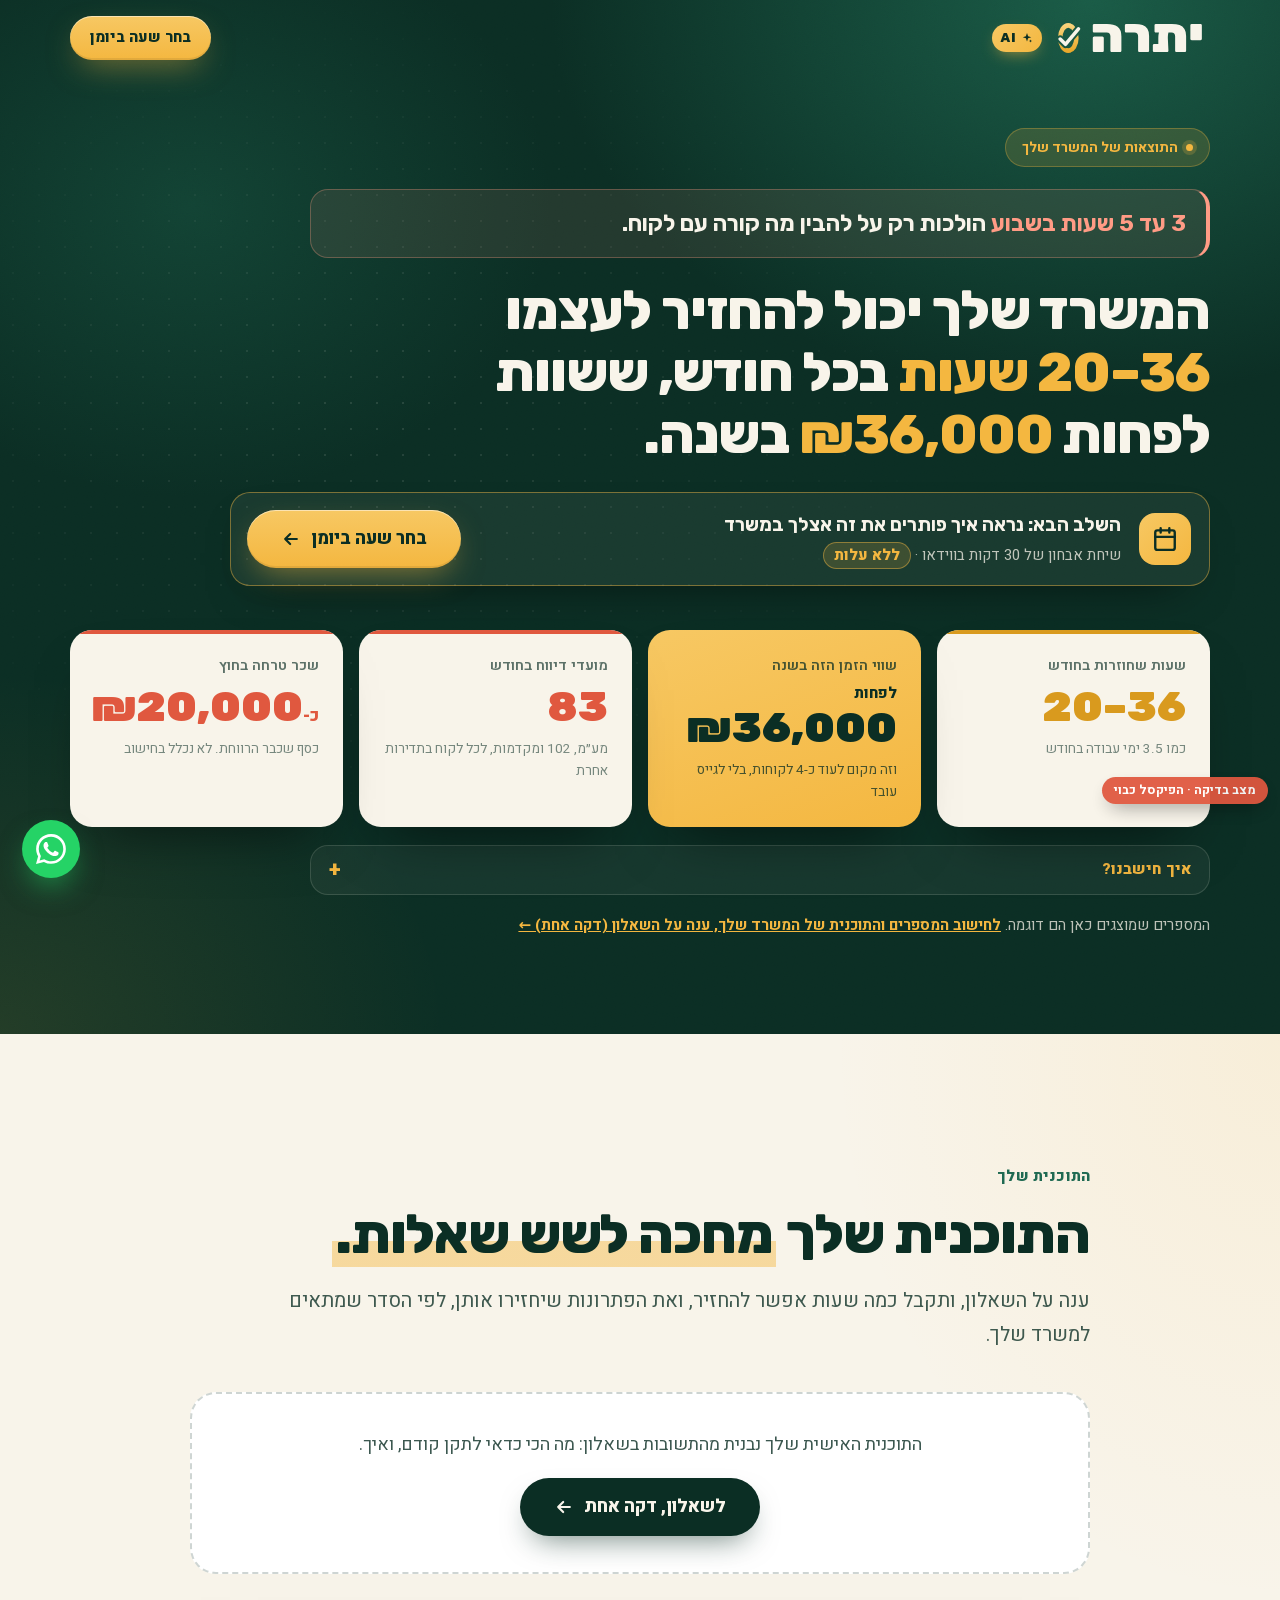
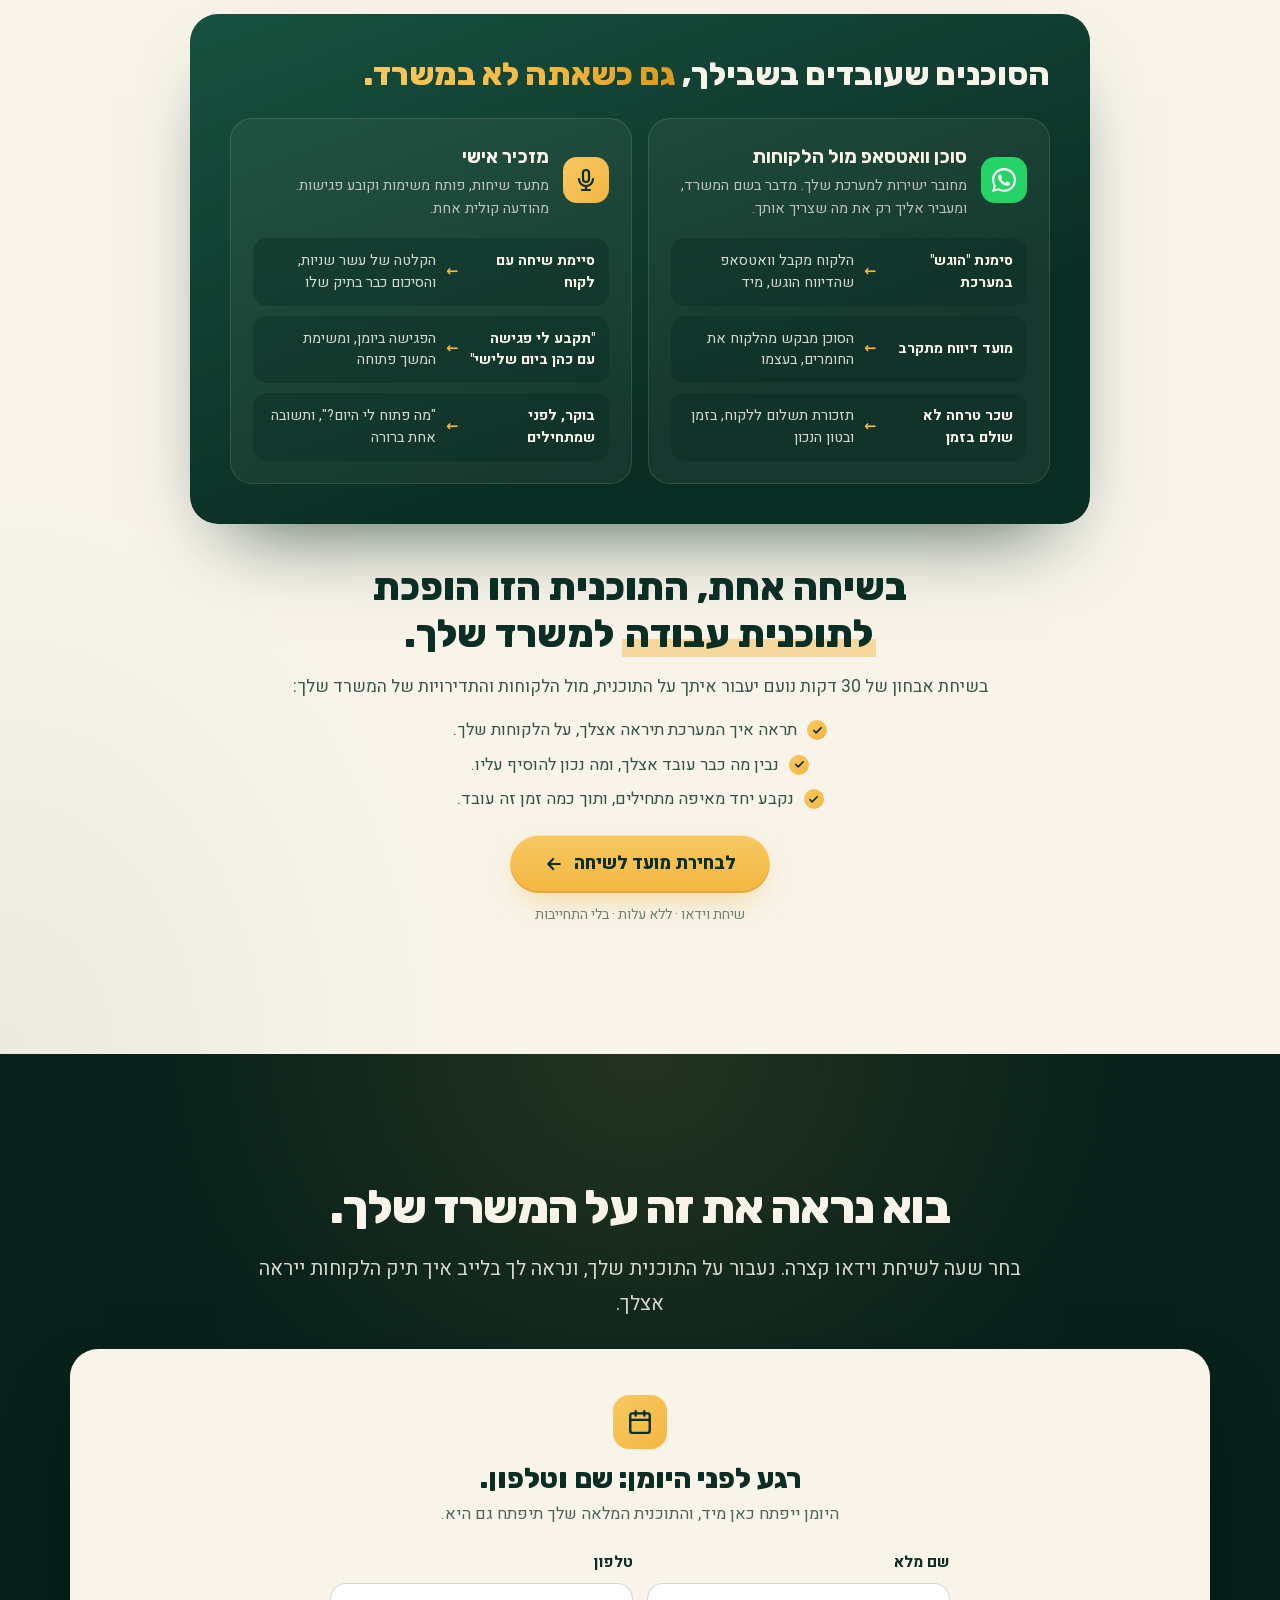
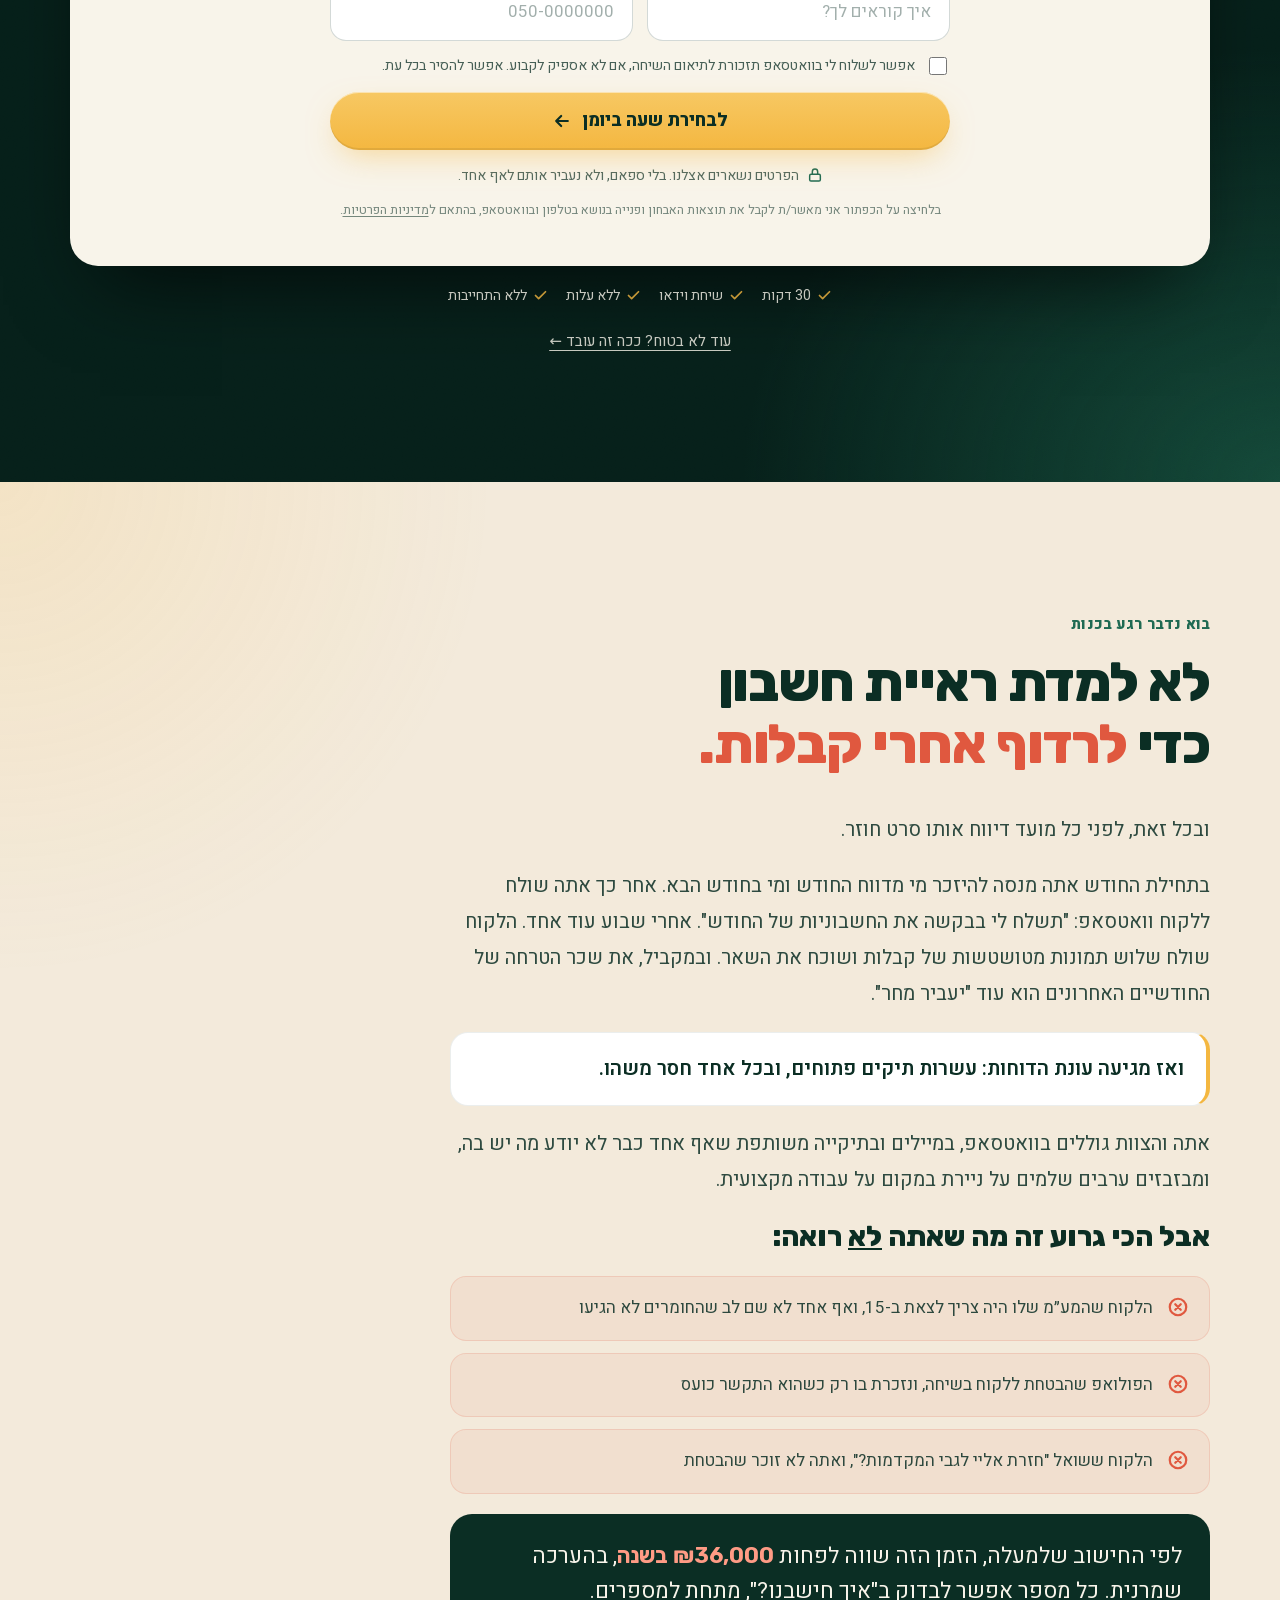
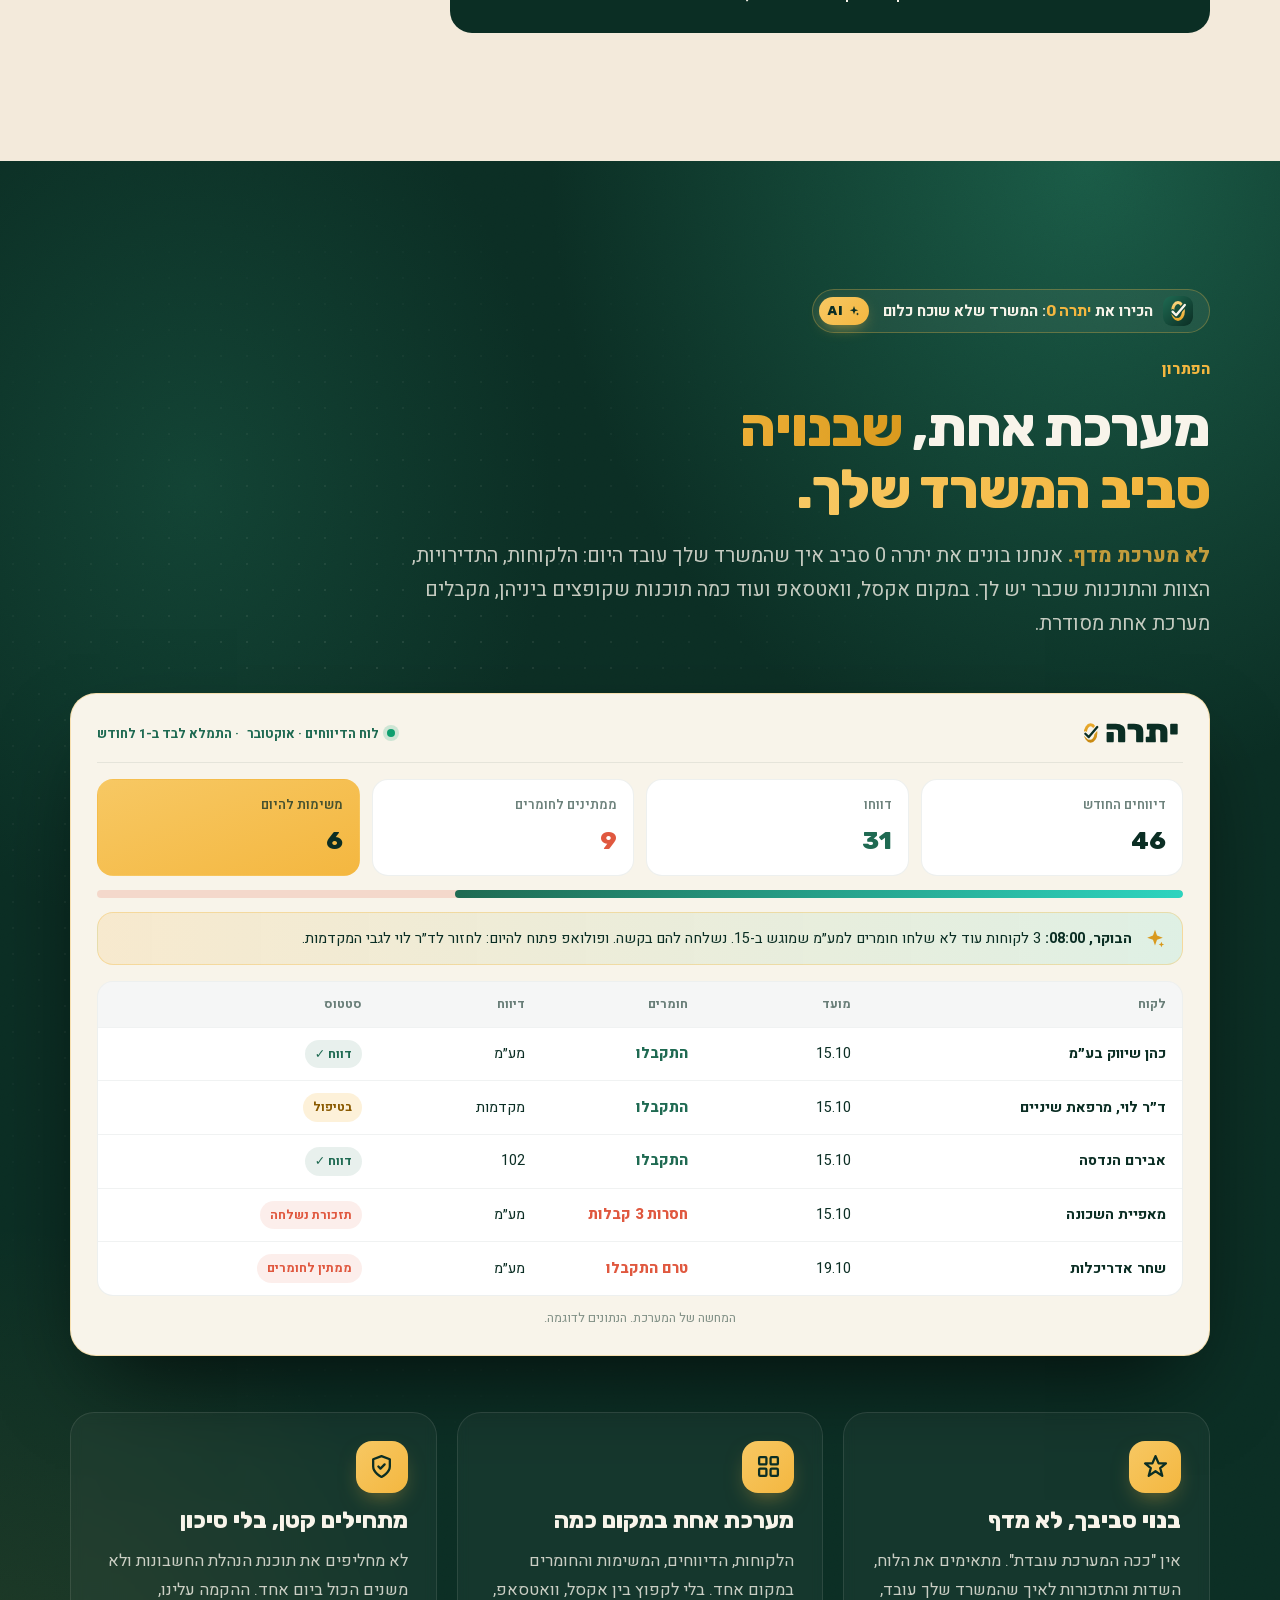
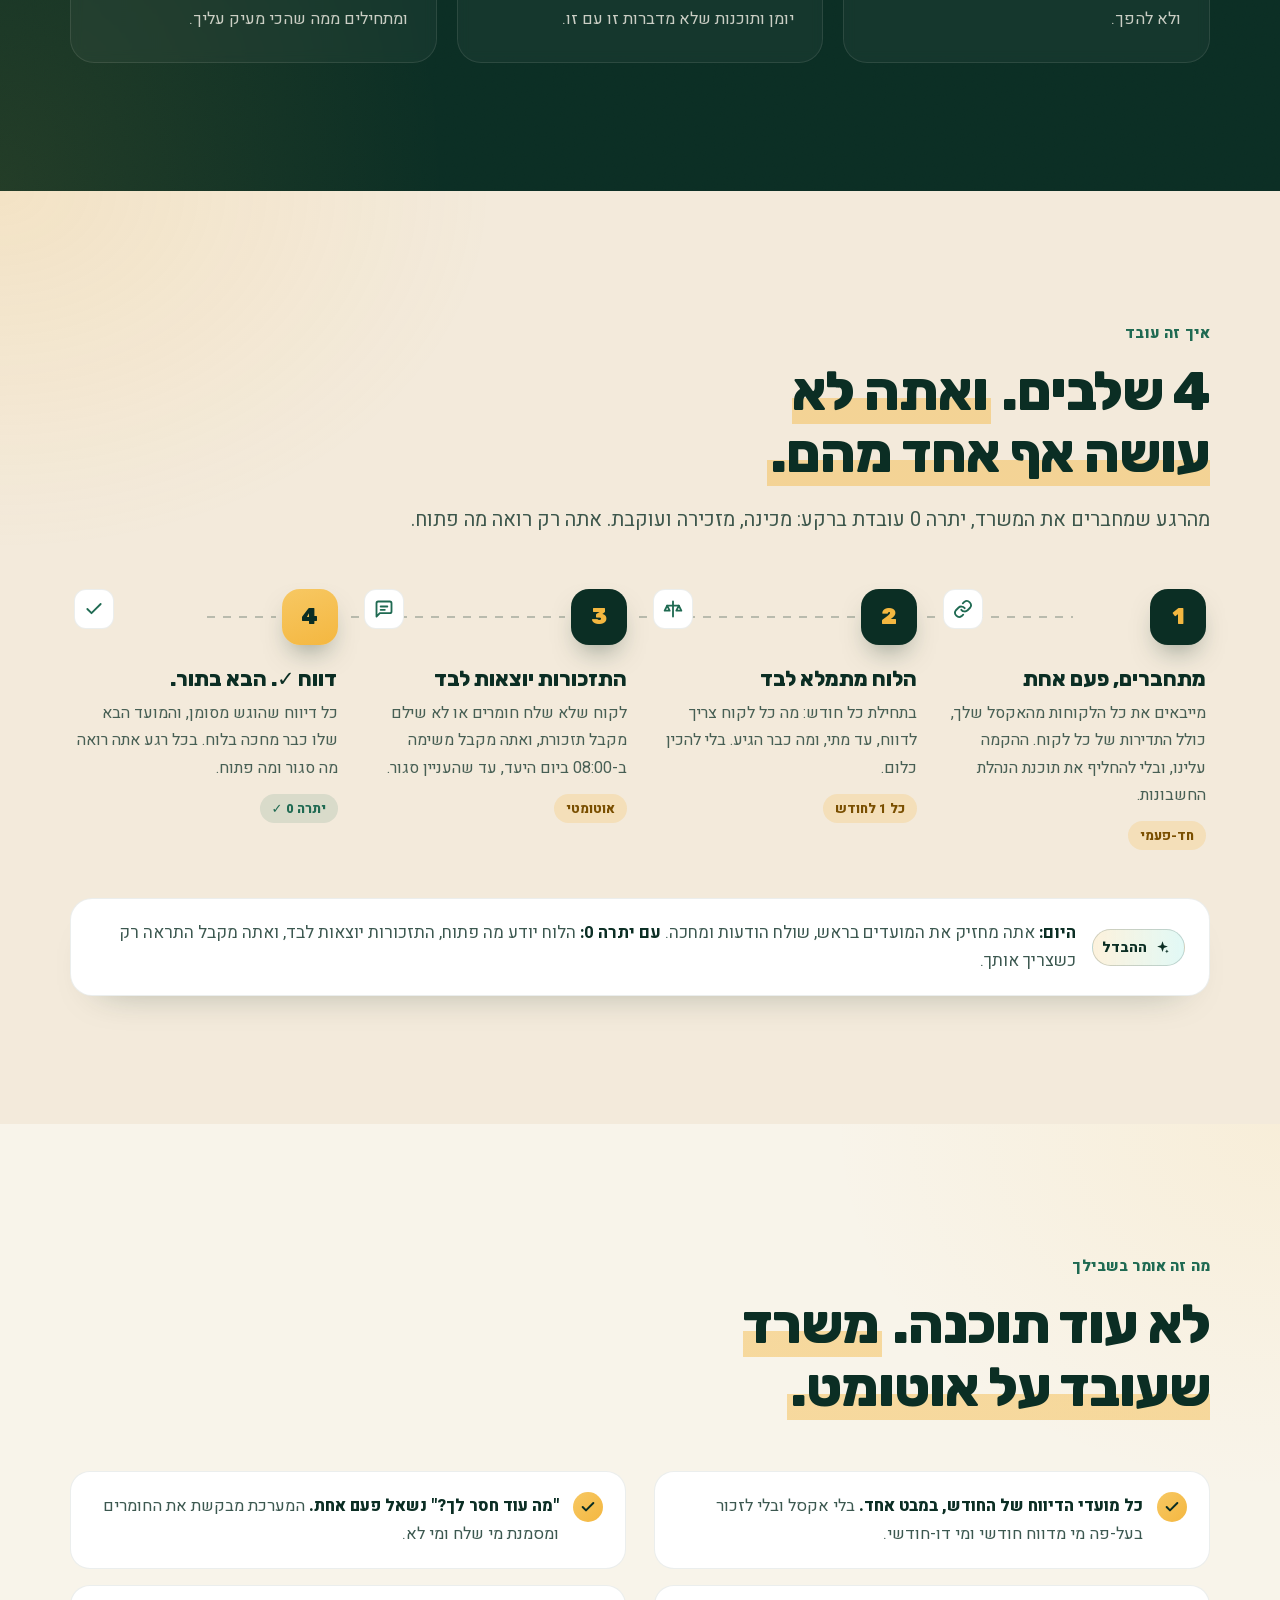
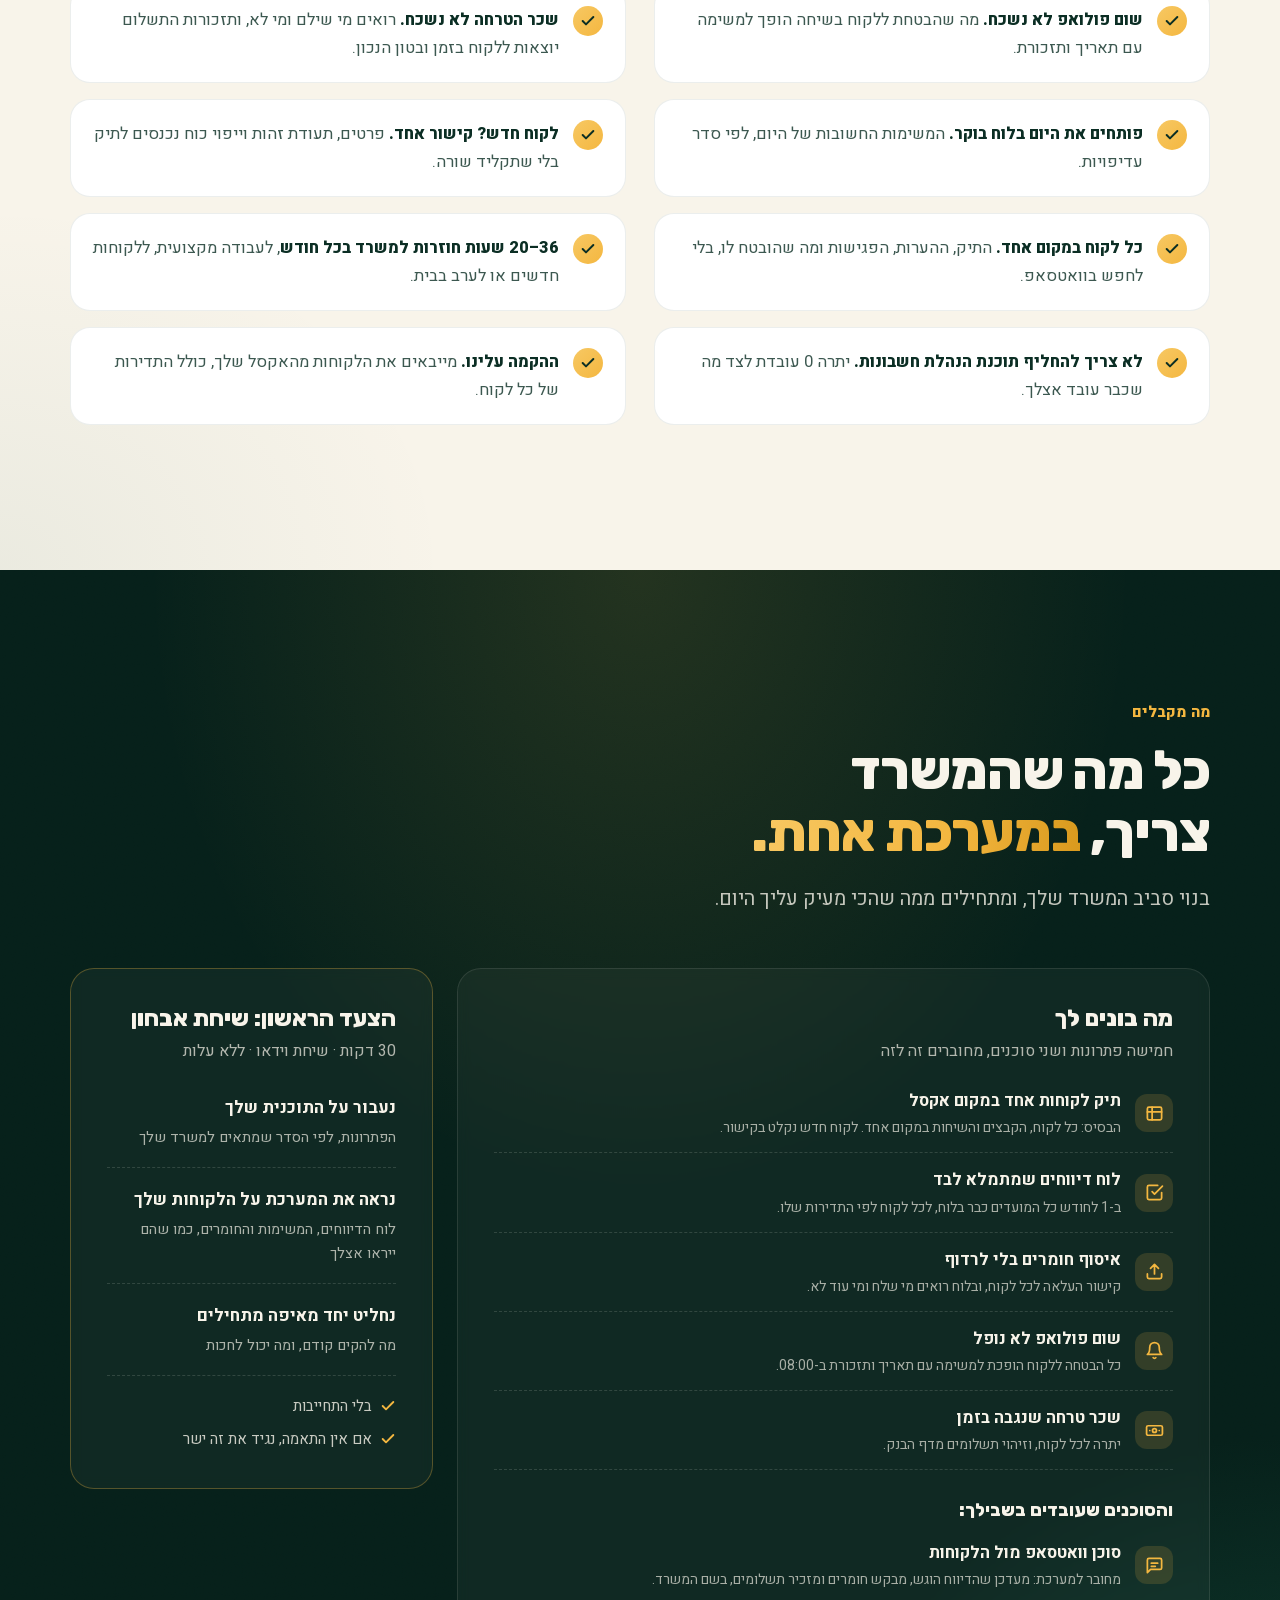
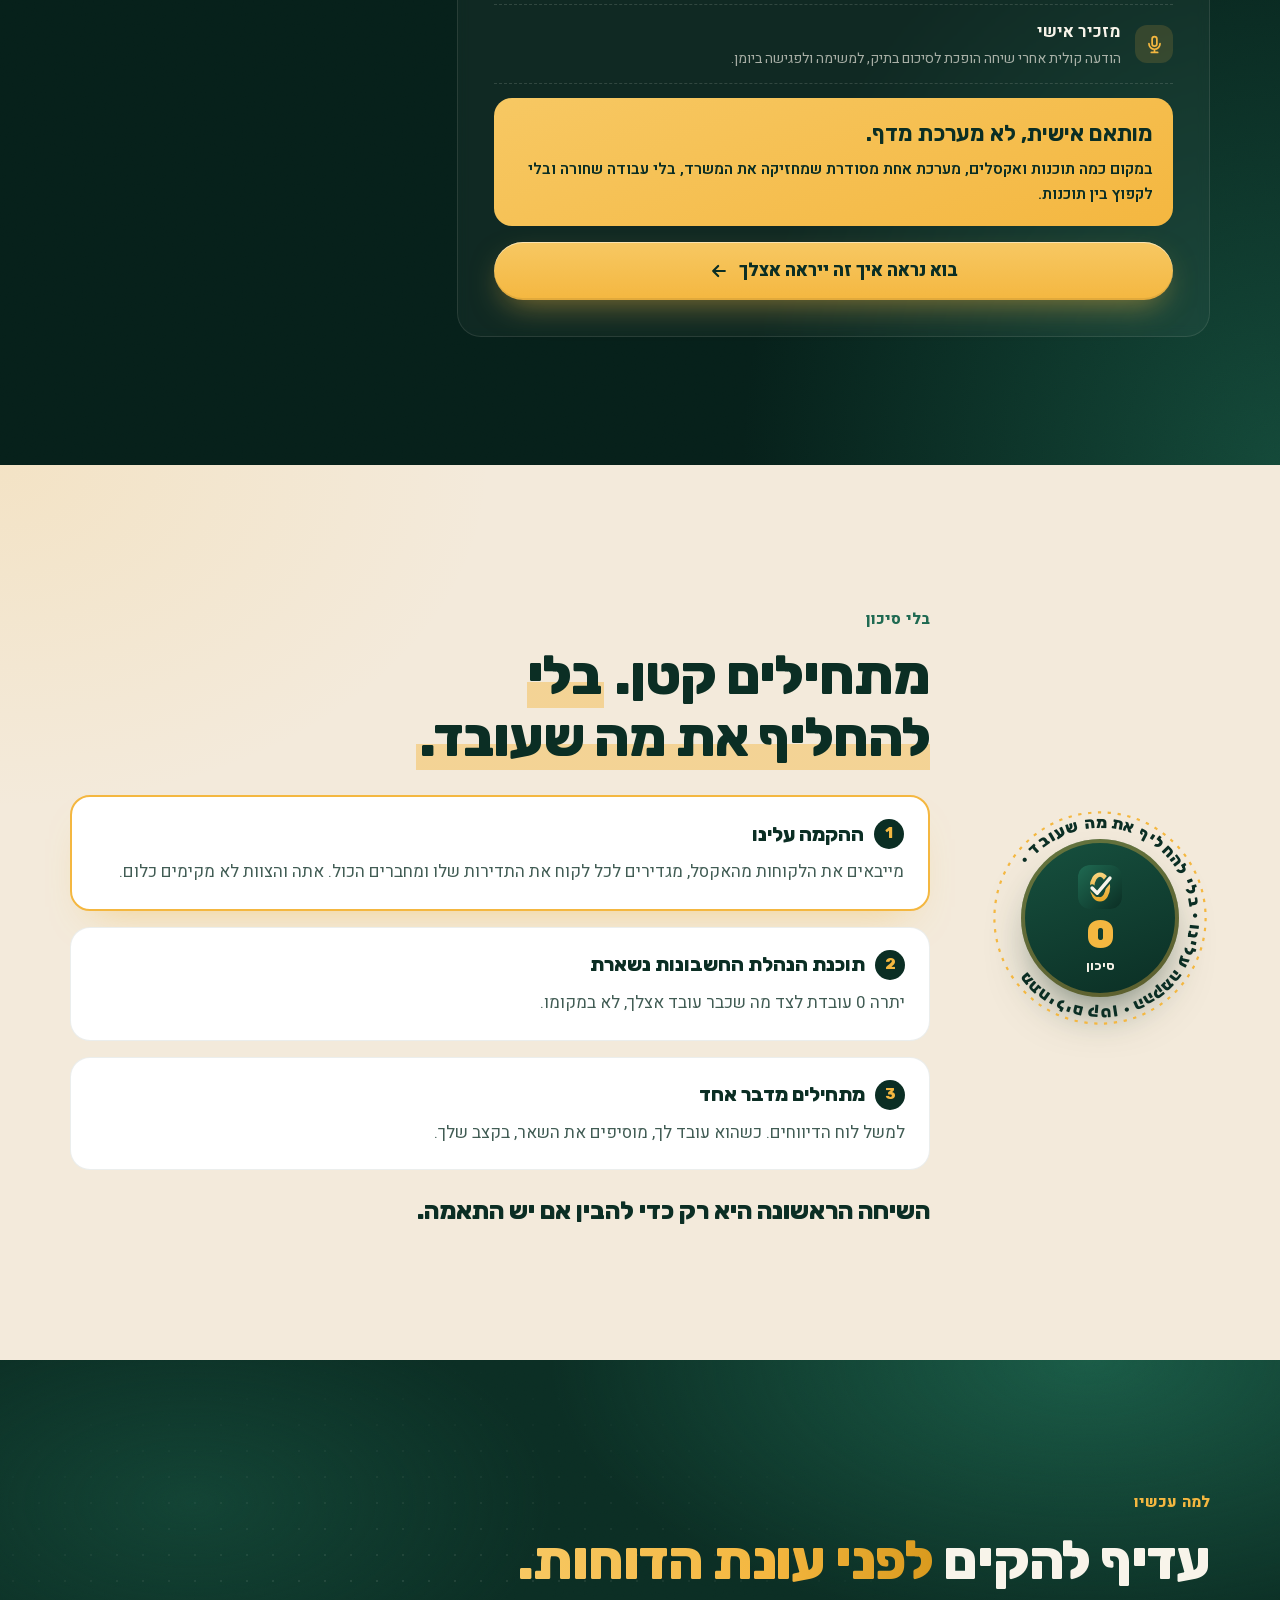
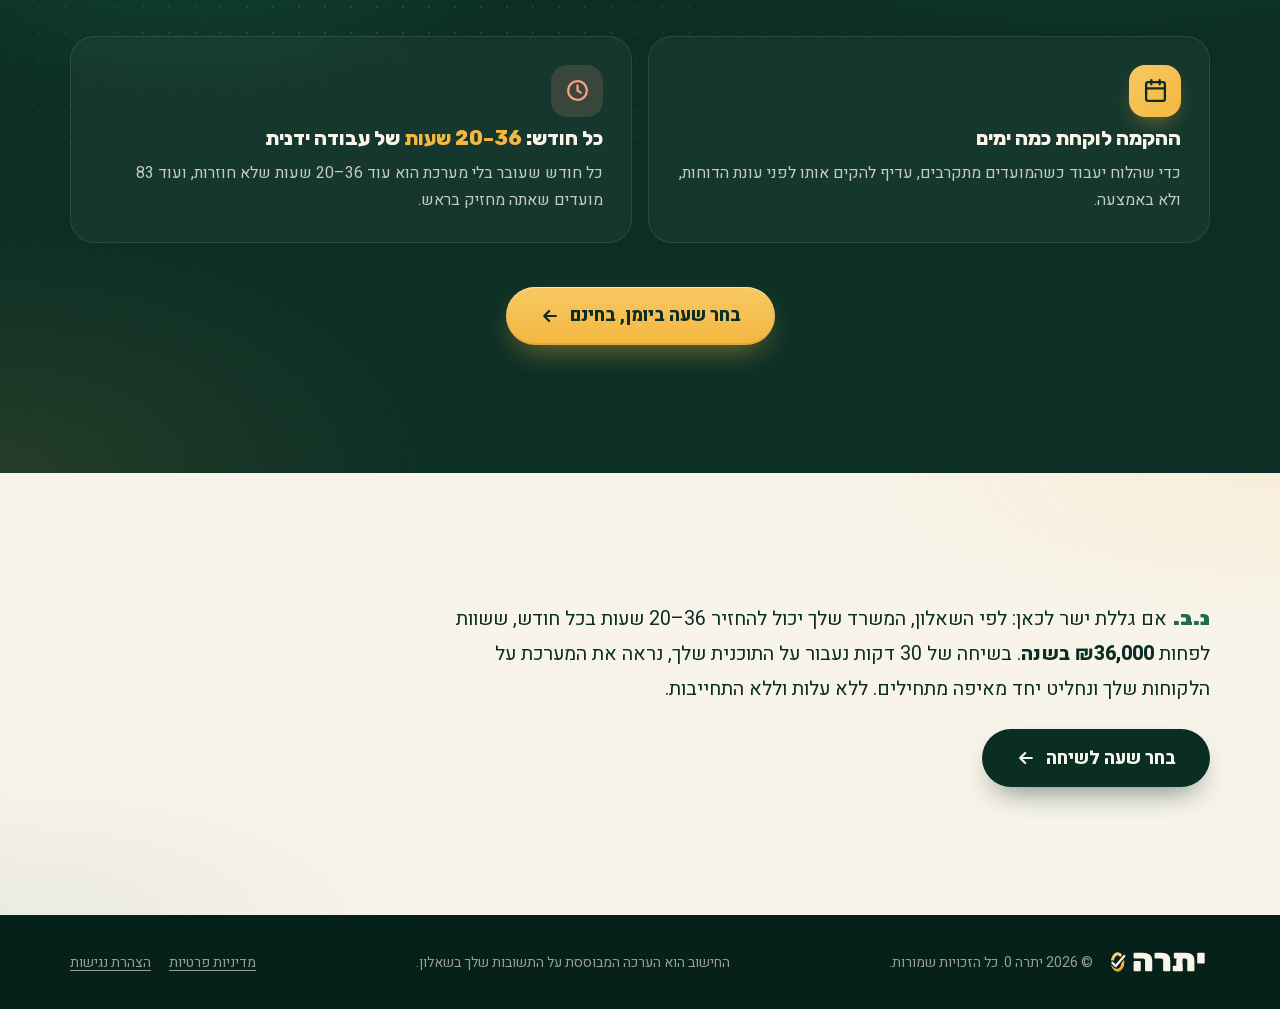
<file: results.html>
<!doctype html>
<html lang="he" dir="rtl">
<head>
<meta charset="utf-8">
<meta name="viewport" content="width=device-width, initial-scale=1, viewport-fit=cover">
<title>התוצאות שלך | מחשבון המשרד לרואי חשבון</title>
<meta name="robots" content="noindex">
<meta name="theme-color" content="#0B2E24">
<script>
/* קישור תוכנית עם מזהה ליד (results.html?c=<קוד>-<מזהה>, למשל מהוואטסאפ): המזהה עובר לזיכרון הלשונית
   ונמחק מהכתובת לפני שהפיקסל נטען — כך שהוא לא נשלח למטא, ומי שמעתיק את הכתובת מהדפדפן מעביר אותה בלעדיו.
   התבנית של הקוד: quiz-core.js (encode/decode). */
(function () {
  try {
    var p = new URLSearchParams(location.search), m = /^(3[0-3]{6})-([A-Za-z0-9_-]+)$/.exec(p.get("c") || "");
    if (!m) return;
    sessionStorage.setItem("qf_link_sid", m[2]);
    p.set("c", m[1]);
    history.replaceState(null, "", location.pathname + "?" + p.toString() + location.hash);
  } catch (e) {}
})();
</script>
<link rel="preload" href="fonts/heebo-hebrew.woff2" as="font" type="font/woff2" crossorigin>
<link rel="preload" href="fonts/rubik-hebrew.woff2" as="font" type="font/woff2" crossorigin>
<link rel="preconnect" href="https://app.cal.com" crossorigin>
<link rel="stylesheet" href="fonts.css?v=14">
<link rel="icon" href="logo/favicon-g.svg" type="image/svg+xml">
<link rel="icon" href="logo/favicon-g-32.png" type="image/png" sizes="32x32">
<link rel="apple-touch-icon" href="logo/favicon-g-180.png">
<link rel="stylesheet" href="styles.css?v=14">
<style>
  /* ---------- Hero תוצאות ---------- */
  .r-hero { padding-block: 128px 96px; }
  .r-hero .container { position: relative; z-index: 2; }
  .gut { margin-top: 22px; max-width: 900px; padding: 16px 20px; border-radius: 18px; background: rgba(255, 155, 133, .1); border: 1px solid rgba(255, 155, 133, .3); border-inline-start: 4px solid var(--loss-light); font-family: var(--font-display); font-weight: 700; font-size: clamp(18px, 2vw, 23px); line-height: 1.5; color: var(--cream); }
  .gut b { color: var(--loss-light); }
  .r-hero h1 { font-size: clamp(30px, 4.6vw, 54px); line-height: 1.15; margin-top: 22px; max-width: 980px; }
  .num-hl { color: var(--accent); white-space: nowrap; }
  .num-loss { color: var(--loss-light); white-space: nowrap; direction: ltr; unicode-bidi: isolate; }
  .stats { margin-top: 44px; display: grid; grid-template-columns: repeat(4, 1fr); gap: 16px; }
  .stat { position: relative; padding: 24px; border-radius: 22px; background: var(--cream); color: var(--ink); box-shadow: 0 30px 60px -30px rgba(0, 0, 0, .6); overflow: hidden; }
  .stat::after { content: ""; position: absolute; inset-inline: 0; top: 0; height: 4px; background: var(--c, var(--accent)); }
  .stat-label { font-size: 14.5px; font-weight: 600; color: rgba(11, 46, 36, .66); }
  .stat-val { margin-top: 8px; font-family: var(--font-display); font-weight: 900; font-size: clamp(30px, 3.4vw, 42px); line-height: 1; color: var(--c, var(--ink)); direction: ltr; text-align: right; }
  .stat-note { margin-top: 10px; font-size: 13.5px; color: rgba(11, 46, 36, .55); }
  .stat.highlight { background: linear-gradient(160deg, var(--accent-bright), var(--accent)); }
  .stat.highlight .stat-label, .stat.highlight .stat-note { color: rgba(11, 46, 36, .75); }
  .stat.highlight::after { display: none; }
  .r-ctas { margin-top: 32px; display: flex; flex-wrap: wrap; gap: 12px; align-items: center; }
  .no-data { display: none; margin-top: 18px; font-size: 15px; color: rgba(248, 244, 234, .75); }
  .no-data a { color: var(--accent); font-weight: 700; }

  /* ---------- כרטיס קביעת פגישה בהירו ---------- */
  .hero-book { margin-top: 26px; display: flex; align-items: center; gap: 18px; padding: 16px 18px 16px 16px; border-radius: 20px; background: rgba(248, 244, 234, .06); border: 1px solid rgba(244, 183, 64, .45); box-shadow: 0 20px 50px -30px rgba(0, 0, 0, .8); max-width: 980px; }
  .hb-ic { width: 52px; height: 52px; border-radius: 16px; flex: none; display: grid; place-items: center; background: linear-gradient(135deg, var(--accent-bright), var(--accent)); color: var(--brand-900); }
  .hb-ic svg { width: 26px; height: 26px; }
  .hb-text { flex: 1; min-width: 0; }
  .hb-text b { display: block; font-family: var(--font-display); font-size: 19px; color: var(--cream); }
  .hb-text > span { display: block; margin-top: 2px; font-size: 15px; color: rgba(248, 244, 234, .75); line-height: 1.5; }
  .hb-free { display: inline-block; padding: 1px 10px; border-radius: 999px; background: rgba(244, 183, 64, .16); border: 1px solid rgba(244, 183, 64, .45); color: var(--accent); font-weight: 800; line-height: 1.5; }
  .hero-book .btn { flex: none; }
  .hero-book.nudge .btn { animation: nudge 1.6s var(--ease) 2; }
  @keyframes nudge { 0%, 100% { transform: none; } 30% { transform: translateY(-3px) scale(1.03); box-shadow: 0 0 0 6px rgba(244, 183, 64, .25), 0 18px 42px -10px rgba(244, 183, 64, .7); } }
  @media (max-width: 760px) {
    .hero-book { flex-wrap: wrap; gap: 12px; padding: 14px; margin-top: 18px; }
    .hb-ic { width: 42px; height: 42px; border-radius: 13px; }
    .hb-text b { font-size: 17px; }
    .hb-text > span { font-size: 14px; }
    .hero-book .btn { width: 100%; }
  }
  @media (prefers-reduced-motion: reduce) { .hero-book.nudge .btn { animation: none; } }
  @media (max-width: 380px) {
    .gut { font-size: 15px; padding: 10px 12px; margin-top: 14px; }
    .r-hero h1 { font-size: 24px; }
    .hero-book { margin-top: 14px; }
  }

  /* ---------- אג׳יטציה ---------- */
  .story { max-width: 760px; margin-top: 36px; display: grid; gap: 20px; font-size: clamp(17.5px, 1.7vw, 20px); line-height: 1.8; color: rgba(11, 46, 36, .85); }
  .story .big { font-family: var(--font-display); font-weight: 800; font-size: clamp(22px, 2.5vw, 28px); color: var(--ink); line-height: 1.35; }
  .story blockquote { margin: 0; padding: 18px 22px; border-radius: 18px; background: #fff; border: 1px solid rgba(11, 46, 36, .08); border-inline-start: 4px solid var(--accent); font-weight: 600; color: var(--ink); }
  .hidden-list { list-style: none; padding: 0; margin: 0; display: grid; gap: 12px; }
  .hidden-list li { display: flex; gap: 14px; align-items: flex-start; padding: 16px 20px; border-radius: 16px; background: rgba(224, 88, 63, .07); border: 1px solid rgba(224, 88, 63, .16); font-size: 17px; }
  .hidden-list li svg { width: 22px; height: 22px; flex: none; margin-top: 3px; color: var(--loss); }
  .cost-line { padding: 24px 28px; border-radius: 22px; background: var(--brand-900); color: var(--cream); font-size: clamp(18px, 1.9vw, 22px); line-height: 1.6; }
  .cost-line b { color: var(--loss-light); font-family: var(--font-display); }

  /* ---------- הדגמת הדאשבורד ---------- */
  .dash { margin: 52px 0 0; padding: clamp(16px, 2.4vw, 26px); border-radius: 26px; background: var(--cream); color: var(--ink); box-shadow: 0 40px 90px -30px rgba(0, 0, 0, .75); border: 1px solid rgba(244, 183, 64, .35); }
  .dash-top { display: flex; justify-content: space-between; align-items: center; gap: 12px; padding-bottom: 16px; border-bottom: 1px solid rgba(11, 46, 36, .08); }
  .dash-top img { height: 26px; width: auto; }
  .dash-live { display: inline-flex; align-items: center; gap: 8px; font-size: 13px; font-weight: 700; color: var(--brand-600); }
  .dash-live i { width: 8px; height: 8px; border-radius: 50%; background: var(--emerald); box-shadow: 0 0 0 4px rgba(14, 159, 110, .18); animation: blink 2s infinite; }
  .dash-kpis { display: grid; grid-template-columns: repeat(4, 1fr); gap: 12px; margin-top: 16px; }
  .kpi { padding: 14px 16px; border-radius: 16px; background: #fff; border: 1px solid rgba(11, 46, 36, .07); }
  .kpi span { display: block; font-size: 13px; font-weight: 600; color: rgba(11, 46, 36, .6); }
  .kpi b { display: block; margin-top: 4px; font-family: var(--font-display); font-weight: 800; font-size: clamp(19px, 2vw, 25px); }
  .kpi.ok b { color: var(--brand-600); }
  .kpi.due b { color: var(--loss); }
  .kpi.auto { background: linear-gradient(160deg, var(--accent-bright), var(--accent)); border-color: transparent; }
  .kpi.auto span { color: rgba(11, 46, 36, .75); }
  .dash-bar { margin-top: 14px; height: 8px; border-radius: 8px; background: rgba(224, 88, 63, .18); overflow: hidden; }
  .dash-bar span { display: block; height: 100%; border-radius: 8px; background: linear-gradient(90deg, var(--brand-600), var(--aqua)); }
  .dash-table { margin-top: 16px; border-radius: 16px; overflow: hidden; background: #fff; border: 1px solid rgba(11, 46, 36, .07); font-size: 14.5px; }
  .dr { display: grid; grid-template-columns: 1.6fr .8fr .8fr .8fr 1.3fr; gap: 10px; align-items: center; padding: 12px 16px; border-top: 1px solid rgba(11, 46, 36, .06); }
  .dr:first-child { border-top: 0; }
  .dh { background: rgba(11, 46, 36, .04); font-size: 12.5px; font-weight: 700; color: rgba(11, 46, 36, .6); }
  .dr span:first-child { font-weight: 700; }
  .dr .zero { color: var(--brand-600); font-weight: 800; }
  .dr .owe { color: var(--loss); font-weight: 800; }
  .st { font-style: normal; display: inline-block; padding: 4px 10px; border-radius: 999px; font-size: 12.5px; font-weight: 700; white-space: nowrap; }
  .st-ok { background: rgba(31, 106, 82, .1); color: var(--brand-600); }
  .st-auto { background: rgba(244, 183, 64, .2); color: #8A5A00; }
  .st-docs { background: rgba(224, 88, 63, .1); color: var(--loss); }
  .dash figcaption { margin-top: 12px; font-size: 12.5px; color: rgba(11, 46, 36, .5); text-align: center; }
  @media (max-width: 760px) {
    .dash-kpis { grid-template-columns: 1fr 1fr; }
    .dr { grid-template-columns: 1.4fr .9fr 1.2fr; }
    .dr span:nth-child(2), .dr span:nth-child(3) { display: none; }
  }

  /* ---------- AI ---------- */
  .ai-insight { margin-top: 14px; display: flex; gap: 12px; align-items: flex-start; padding: 14px 16px; border-radius: 16px; background: linear-gradient(90deg, rgba(244, 183, 64, .16), rgba(45, 212, 191, .12)); border: 1px solid rgba(244, 183, 64, .35); font-size: 14.5px; line-height: 1.6; }
  .ai-insight > .spark { width: 22px; height: 22px; color: var(--accent-deep); margin-top: 1px; animation: twinkle 2.4s ease-in-out infinite; }
  .ai-insight b { color: var(--brand-900); }
  .section-head .brand-chip { display: flex; width: fit-content; margin-bottom: 22px; }
  .ai-block { margin-top: clamp(56px, 7vw, 88px); }
  .ai-head h3 { margin-top: 14px; font-size: clamp(26px, 3.4vw, 40px); }
  .ai-grid { margin-top: 32px; display: grid; grid-template-columns: repeat(4, 1fr); gap: 16px; }
  .ai-card { position: relative; padding: 24px; border-radius: 22px; background: rgba(248, 244, 234, .04); border: 1px solid rgba(248, 244, 234, .1); overflow: hidden; transition: transform .4s var(--ease), border-color .4s; }
  .ai-card::before { content: ""; position: absolute; inset: -1px; border-radius: inherit; padding: 1px; background: linear-gradient(135deg, rgba(244, 183, 64, .6), transparent 40%, transparent 60%, rgba(45, 212, 191, .5)); -webkit-mask: linear-gradient(#000 0 0) content-box, linear-gradient(#000 0 0); -webkit-mask-composite: xor; mask-composite: exclude; pointer-events: none; }
  .ai-card:hover { transform: translateY(-6px); }
  .ai-ic { width: 48px; height: 48px; border-radius: 14px; display: grid; place-items: center; background: linear-gradient(135deg, var(--accent-bright), var(--accent)); color: var(--brand-900); box-shadow: 0 10px 24px -10px rgba(244, 183, 64, .6); }
  .ai-ic svg { width: 24px; height: 24px; }
  .ai-card h3 { margin-top: 16px; font-family: var(--font-display); font-size: 20px; font-weight: 800; }
  .ai-card p { margin-top: 8px; color: rgba(248, 244, 234, .78); font-size: 15.5px; line-height: 1.7; }
  @media (max-width: 1000px) { .ai-grid { grid-template-columns: 1fr 1fr; } }
  @media (max-width: 560px) { .ai-grid { grid-template-columns: 1fr; } }

  /* ---------- הפתרון ---------- */
  .pillars { margin-top: 56px; display: grid; grid-template-columns: repeat(3, 1fr); gap: 20px; }
  .pillar { display: grid; gap: 14px; align-content: start; transition: transform .4s var(--ease), border-color .4s; }
  .pillar:hover { transform: translateY(-6px); border-color: rgba(244, 183, 64, .35); }
  .pillar h3 { font-family: var(--font-display); font-size: 23px; font-weight: 800; }
  .pillar p { color: rgba(248, 244, 234, .8); font-size: 16.5px; line-height: 1.75; }

  /* ---------- בולטים ---------- */
  .fasc { margin-top: 52px; display: grid; grid-template-columns: 1fr 1fr; gap: 16px 28px; list-style: none; padding: 0; }
  .fasc li { display: flex; gap: 14px; align-items: flex-start; padding: 20px 22px; border-radius: 20px; background: #fff; border: 1px solid rgba(11, 46, 36, .08); font-size: 16.5px; line-height: 1.7; color: rgba(11, 46, 36, .8); transition: transform .3s var(--ease), box-shadow .3s var(--ease); }
  .fasc li:hover { transform: translateY(-3px); box-shadow: 0 20px 40px -26px rgba(11, 46, 36, .35); }
  .fasc li strong { color: var(--ink); }
  .fasc .ck { width: 30px; height: 30px; border-radius: 50%; flex: none; display: grid; place-items: center; background: linear-gradient(135deg, var(--accent-bright), var(--accent)); color: var(--brand-900); }
  .fasc .ck svg { width: 16px; height: 16px; }

  /* ---------- ערימת הערך ---------- */
  .stack-grid { display: grid; grid-template-columns: 1fr 1fr; gap: 24px; margin-top: 52px; align-items: start; }
  .stack-card { padding: clamp(24px, 3vw, 36px); }
  .stack-card h3 { font-family: var(--font-display); font-size: 23px; font-weight: 800; }
  .stack-card .lead { margin-top: 6px; color: rgba(248, 244, 234, .7); font-size: 16px; }
  .v-row { display: flex; justify-content: space-between; gap: 18px; padding-block: 18px; border-bottom: 1px dashed rgba(248, 244, 234, .14); }
  .v-row:first-of-type { margin-top: 12px; }
  .v-row b { display: block; font-size: 17px; }
  .v-row span { display: block; margin-top: 4px; font-size: 14.5px; color: rgba(248, 244, 234, .68); line-height: 1.6; }
  .v-price { flex: none; font-family: var(--font-display); font-weight: 800; color: var(--accent); font-size: 18px; white-space: nowrap; }
  .v-total { display: flex; justify-content: space-between; align-items: baseline; margin-top: 20px; font-weight: 700; }
  .v-total .old { font-family: var(--font-display); font-size: 22px; text-decoration: line-through; text-decoration-color: var(--loss-light); text-decoration-thickness: 2px; opacity: .7; }
  .v-now { margin-top: 14px; display: flex; justify-content: space-between; align-items: center; padding: 18px 22px; border-radius: 18px; background: linear-gradient(160deg, var(--accent-bright), var(--accent)); color: var(--brand-900); font-weight: 800; font-size: 18px; }
  .v-now .free { font-family: var(--font-display); font-size: 38px; font-weight: 900; line-height: 1; }
  .bonus { display: flex; gap: 16px; padding-block: 18px; border-bottom: 1px dashed rgba(248, 244, 234, .14); }
  .bonus:last-of-type { border-bottom: 0; }
  .bonus-tag { flex: none; width: 48px; height: 48px; border-radius: 14px; display: grid; place-items: center; background: rgba(244, 183, 64, .15); color: var(--accent); }
  .bonus-tag svg { width: 24px; height: 24px; }
  .bonus b { display: block; font-size: 17px; }
  .bonus b .v-price { font-size: 15px; margin-inline-start: 6px; }
  .bonus span { display: block; margin-top: 4px; font-size: 14.5px; color: rgba(248, 244, 234, .7); line-height: 1.65; }
  .bonus-total { margin-top: 18px; padding: 16px 20px; border-radius: 16px; border: 1px dashed rgba(244, 183, 64, .5); text-align: center; font-weight: 700; }
  .bonus-total b { color: var(--accent); font-family: var(--font-display); }

  /* ---------- ערימת ערך כספית ---------- */
  @media (min-width: 1001px) { .stack-grid { grid-template-columns: 1.35fr .65fr; } }
  .vs-row { display: flex; align-items: center; gap: 14px; padding-block: 14px; border-bottom: 1px dashed rgba(248, 244, 234, .14); }
  .vs-row:first-of-type { margin-top: 10px; }
  .vs-ic { width: 38px; height: 38px; border-radius: 12px; flex: none; display: grid; place-items: center; background: rgba(244, 183, 64, .15); color: var(--accent); font-size: 18px; }
  .vs-ic .spark { width: 18px; height: 18px; }
  .vs-ic svg { width: 19px; height: 19px; }
  .first-step-notes { list-style: none; margin: 18px 0 0; padding: 0; display: grid; gap: 8px; }
  .first-step-notes li { display: flex; align-items: center; gap: 8px; font-size: 15px; color: rgba(248, 244, 234, .8); }
  .first-step-notes svg { width: 16px; height: 16px; color: var(--accent); flex: none; }
  .vs-row > div { flex: 1; }
  .vs-row b { display: block; font-size: 16.5px; }
  .vs-row div span { display: block; margin-top: 2px; font-size: 14px; color: rgba(248, 244, 234, .66); line-height: 1.5; }
  .vs-price { flex: none; text-align: end; font-family: var(--font-display); font-weight: 800; font-size: 19px; color: var(--accent); white-space: nowrap; }
  .vs-price small { display: block; font-family: var(--font); font-size: 13px; font-weight: 600; color: rgba(248, 244, 234, .55); }
  .vs-sub { display: flex; justify-content: space-between; gap: 12px; margin-top: 12px; padding: 12px 14px; border-radius: 14px; background: rgba(248, 244, 234, .05); font-size: 15px; }
  .vs-sub b { color: var(--accent); font-family: var(--font-display); }
  .vs-group-title { margin-top: 26px; font-family: var(--font-display); font-weight: 800; font-size: 18px; }
  .vs-now { margin-top: 14px; padding: 18px 20px; border-radius: 18px; background: linear-gradient(160deg, var(--accent-bright), var(--accent)); color: var(--brand-900); }
  .vs-now b { display: block; font-family: var(--font-display); font-size: 22px; }
  .vs-now span { display: block; margin-top: 4px; font-weight: 600; font-size: 15.5px; }

  /* ---------- אחריות ---------- */
  .guarantee { display: grid; grid-template-columns: auto 1fr; gap: clamp(28px, 5vw, 60px); align-items: center; margin-top: 12px; }
  .seal { width: clamp(170px, 20vw, 220px); aspect-ratio: 1; position: relative; display: grid; place-items: center; }
  .seal svg.ring { position: absolute; inset: 0; width: 100%; height: 100%; animation: rot 26s linear infinite; }
  @keyframes rot { to { transform: rotate(360deg); } }
  .seal-core { width: 72%; flex-direction: column; aspect-ratio: 1; border-radius: 50%; display: flex; justify-content: center; align-items: center; place-items: center; text-align: center; background: linear-gradient(160deg, var(--brand-700), var(--brand-900)); color: var(--accent); box-shadow: 0 24px 50px -20px rgba(11, 46, 36, .7), inset 0 0 0 4px rgba(244, 183, 64, .35); font-family: var(--font-display); font-weight: 900; font-size: clamp(30px, 3.4vw, 40px); line-height: 1; }
  .seal-core small { display: block; font-size: 13px; font-weight: 700; margin-top: 4px; color: var(--cream); }
  .g-list { margin-top: 26px; display: grid; gap: 16px; counter-reset: g; }
  .g-item { padding: 22px 24px; border-radius: 20px; background: #fff; border: 1px solid rgba(11, 46, 36, .08); }
  .g-item h3 { font-family: var(--font-display); font-size: 20px; font-weight: 800; display: flex; gap: 10px; align-items: center; }
  .g-item h3::before { counter-increment: g; content: counter(g); width: 30px; height: 30px; border-radius: 50%; display: grid; place-items: center; background: var(--brand-900); color: var(--accent); font-size: 15px; flex: none; }
  .g-item p { margin-top: 8px; color: rgba(11, 46, 36, .78); line-height: 1.75; }
  .g-main { border: 2px solid var(--accent); box-shadow: 0 20px 40px -24px rgba(244, 183, 64, .6); }
  .g-close { margin-top: 20px; font-family: var(--font-display); font-weight: 800; font-size: clamp(20px, 2.2vw, 25px); }

  /* ---------- דחיפות + יומן ---------- */
  .urgency { display: grid; grid-template-columns: repeat(3, 1fr); gap: 16px; margin-top: 44px; }
  .u-item { display: grid; gap: 10px; align-content: start; }
  .u-item h3 { font-family: var(--font-display); font-size: 20px; font-weight: 800; }
  .u-item p { color: rgba(248, 244, 234, .78); font-size: 16px; line-height: 1.7; }
  .spots { display: flex; gap: 6px; margin-top: 4px; flex-wrap: wrap; }
  .spots i { width: 22px; height: 22px; border-radius: 7px; background: rgba(248, 244, 234, .12); }
  .spots i.open { background: var(--accent); box-shadow: 0 0 12px rgba(244, 183, 64, .5); }
  .book-head { margin-top: clamp(64px, 8vw, 96px); text-align: center; max-width: 780px; margin-inline: auto; }
  .book-head h2 { font-size: clamp(28px, 4vw, 46px); }
  .book-head p { margin-top: 16px; font-size: clamp(17px, 1.8vw, 20px); color: rgba(248, 244, 234, .85); line-height: 1.75; }
  .arrow-down { margin: 22px auto 0; width: 50px; height: 50px; border-radius: 50%; display: grid; place-items: center; background: rgba(244, 183, 64, .15); color: var(--accent); animation: bob 1.8s ease-in-out infinite; }
  .arrow-down svg { width: 24px; height: 24px; }
  @keyframes bob { 50% { transform: translateY(6px); } }
  .calendar { margin-top: 28px; border-radius: 28px; background: var(--cream); padding: 10px; box-shadow: 0 40px 80px -30px rgba(0, 0, 0, .7); scroll-margin-top: 90px; }
  #calBox { position: relative; min-height: 640px; border-radius: 20px; overflow: hidden; }
  .cal-loading { position: absolute; inset: 0; z-index: 2; display: grid; place-items: center; text-align: center; padding: 24px; background: var(--cream); color: rgba(11, 46, 36, .75); font-weight: 600; font-size: 17px; }
  .cal-spin { width: 36px; height: 36px; margin: 0 auto 14px; border-radius: 50%; border: 3px solid rgba(11, 46, 36, .15); border-top-color: var(--brand-900, #0B2E24); animation: cal-spin .9s linear infinite; }
  @keyframes cal-spin { to { transform: rotate(360deg); } }
  .cal-fallback { display: none; margin-top: 16px; font-size: 15px; font-weight: 500; }
  .cal-fallback.show { display: block; }
  .cal-fallback a { color: var(--ink); text-decoration: underline; text-underline-offset: 3px; font-weight: 700; }
  #calBox:has(.cal-placeholder) { min-height: 0; }
  /* כשהיומן מוכן (מחלקה cal-ready): בגובה התוכן שלו. הגובה המינימלי נועד רק להודעת הטעינה —
     בשלב הטופס Cal.com מתכווץ לכ-280px, ובתוך תיבה של 720px הטופס "ריחף" באמצע עם שטח ריק סביבו (12/10/2026). */
  #calBox.cal-ready { min-height: 0; }
  /* Cal.com גולל את הדף בעצמו לראש היומן (במעבר לטופס וכו') — שיעצור מתחת לכותרת הקבועה ולא מאחוריה */
  #calBox cal-inline { scroll-margin-top: 84px; }
  .cal-placeholder { min-height: 520px; display: grid; place-items: center; text-align: center; color: rgba(11, 46, 36, .65); padding: 30px; border: 2px dashed rgba(11, 46, 36, .18); border-radius: 20px; }
  .cal-placeholder b { display: block; font-family: var(--font-display); font-size: 22px; color: var(--ink); margin-bottom: 6px; }
  .cal-placeholder code { direction: ltr; display: inline-block; padding: 2px 8px; border-radius: 6px; background: rgba(11, 46, 36, .07); font-size: 14px; }
  .cal-meta { margin-top: 18px; justify-content: center; color: var(--cream); }
  .cal-more { margin-top: 22px; text-align: center; font-size: 15px; }

  /* ---------- "בחר שעה" גולל לכאן: הבזק זהב קצר על היומן, כדי שהעין תנחת עליו ---------- */
  .calendar.flash { animation: cal-flash 1.7s var(--ease) .45s 1; }
  @keyframes cal-flash { 0%, 100% { box-shadow: 0 40px 80px -30px rgba(0, 0, 0, .7); } 35% { box-shadow: 0 0 0 4px rgba(244, 183, 64, .9), 0 40px 80px -30px rgba(0, 0, 0, .7); } }
  @media (prefers-reduced-motion: reduce) { .calendar.flash { animation: none; } }
  .cal-more a { color: rgba(248, 244, 234, .8); text-decoration: underline; text-underline-offset: 4px; }

  /* ---------- איך זה עובד ---------- */
  .hw-flow { list-style: none; margin: 52px 0 0; padding: 0; display: grid; grid-template-columns: repeat(4, 1fr); gap: 18px; position: relative; }
  .hw-flow::before { content: ""; position: absolute; top: 27px; inset-inline: 12%; height: 2px; background: repeating-linear-gradient(90deg, rgba(11, 46, 36, .25) 0 8px, transparent 8px 16px); }
  .hw-step { position: relative; padding: 0 4px; }
  .hw-num { position: relative; z-index: 1; width: 56px; height: 56px; border-radius: 18px; display: grid; place-items: center; font-family: var(--font-display); font-weight: 900; font-size: 22px; background: var(--brand-900); color: var(--accent); box-shadow: 0 14px 30px -14px rgba(11, 46, 36, .7), 0 0 0 6px var(--cream-warm); }
  .hw-ic { position: absolute; top: 0; inset-inline-end: 4px; width: 40px; height: 40px; border-radius: 12px; display: grid; place-items: center; background: #fff; color: var(--brand-600); border: 1px solid rgba(11, 46, 36, .08); }
  .hw-ic svg { width: 20px; height: 20px; }
  .hw-step h3 { margin-top: 20px; font-family: var(--font-display); font-size: 21px; font-weight: 800; line-height: 1.3; }
  .hw-step p { margin-top: 8px; color: rgba(11, 46, 36, .74); font-size: 16px; line-height: 1.7; }
  .hw-tag { display: inline-block; margin-top: 12px; padding: 4px 12px; border-radius: 999px; font-size: 13px; font-weight: 800; background: rgba(244, 183, 64, .22); color: #7A4F00; }
  .hw-step:last-child .hw-num { background: linear-gradient(160deg, var(--accent-bright), var(--accent)); color: var(--brand-900); }
  .hw-step:last-child .hw-tag { background: rgba(31, 106, 82, .12); color: var(--brand-600); }
  .hw-strip { margin-top: 48px; display: flex; align-items: center; gap: 16px; padding: 20px 24px; border-radius: 22px; background: #fff; border: 1px solid rgba(11, 46, 36, .08); box-shadow: 0 20px 40px -30px rgba(11, 46, 36, .4); }
  .hw-strip p { font-size: 17px; line-height: 1.65; color: rgba(11, 46, 36, .8); }
  .hw-strip b { color: var(--ink); }

  @media (max-width: 1000px) {
    .hw-flow { grid-template-columns: 1fr 1fr; gap: 36px 18px; }
    .hw-flow::before { display: none; }
  }
  @media (max-width: 560px) {
    .hw-flow { grid-template-columns: 1fr; }
    .hw-strip { flex-direction: column; align-items: flex-start; }
  }

  /* ---------- P.S ---------- */
  .ps { max-width: 780px; display: grid; gap: 22px; font-size: clamp(17px, 1.7vw, 19.5px); line-height: 1.8; }
  .ps b.tag { font-family: var(--font-display); font-weight: 900; color: var(--brand-600); margin-inline-end: 6px; }

  @media (max-width: 1000px) {
    .stats { grid-template-columns: 1fr 1fr; }
    .stack-grid { grid-template-columns: 1fr; }
    .pillars, .urgency { grid-template-columns: 1fr; }
    .fasc { grid-template-columns: 1fr; }
  }
  @media (max-width: 760px) {
    .r-hero { padding-block: 104px 72px; }
    .stats { gap: 12px; }
    .stat { padding: 18px; }
    .guarantee { grid-template-columns: 1fr; justify-items: center; }
    .guarantee > div:last-child { justify-self: stretch; }
    .r-ctas { flex-direction: column; align-items: stretch; }
    #calBox { min-height: 720px; }
    .calendar { padding: 6px; border-radius: 22px; }
  }

  /* ============================================================
     מובייל: פחות מלל, בלי כפילויות
     ============================================================ */
  .fasc-more { display: none; }
  @media (max-width: 760px) {
    .r-hero { padding-block: 92px 56px; }
    .r-hero h1 { font-size: 27px; }
    .stats { grid-template-columns: 1fr 1fr; gap: 10px; margin-top: 28px; }
    .stat { padding: 14px; border-radius: 18px; }
    .stat-label { font-size: 12.5px; }
    .stat-val { font-size: clamp(18px, 6.2vw, 24px); letter-spacing: -.01em; }   /* מתכווץ במסכים צרים כדי ש-₪212,400 לא ייחתך */
    .stat-note { display: none; }

    .story { margin-top: 24px; gap: 14px; font-size: 16px; }
    .story > p.reveal:nth-of-type(3) { display: none; }   /* חוזר על הבלוקציטוט */
    .hidden-list li { font-size: 15px; padding: 12px 14px; }
    .cost-line { font-size: 16.5px; padding: 18px; }

    .dash { margin-top: 32px; }
    .pillars { margin-top: 28px; gap: 12px; }
    .pillar p { font-size: 15px; }
    .ai-block { display: none; }
    .dash-table .dr:nth-child(n+5) { display: none; }
    .ai-insight { font-size: 13.5px; }
    .hide-m { display: none; }
    .brand-chip { font-size: 13.5px; gap: 8px; padding: 5px 12px 5px 5px; }
    .brand-chip img { width: 26px; height: 26px; }
    .stat-label { font-size: 13px; }                          /* כפול ל"איך זה עובד" ולשלושת העמודים */

    .hw-flow { margin-top: 28px; gap: 26px; }
    .hw-ic { display: none; }
    .hw-step h3 { margin-top: 12px; font-size: 19px; }
    .hw-step p { font-size: 15px; }
    .hw-strip { margin-top: 28px; padding: 16px; }
    .hw-strip p { font-size: 15px; }

    .fasc { margin-top: 28px; gap: 10px; }
    .fasc li { padding: 14px 16px; font-size: 15px; }
    .fasc:not(.open) li:nth-child(n+7) { display: none; }
    .fasc-more { display: flex; width: 100%; margin-top: 14px; min-height: 48px; font-size: 16px; }

    .stack-grid { margin-top: 28px; gap: 14px; }
    .vs-row div span { font-size: 13.5px; }
    .vs-sub { flex-direction: column; gap: 2px; }
    .vs-now b { font-size: 19px; }
    .v-total .old { font-size: 19px; }
    .vs-row b { font-size: 15px; }
    .vs-price { font-size: 16px; }
    .gut { font-size: 17px; padding: 14px 16px; }
    .v-row span, .bonus span { font-size: 13.5px; }
    .bonus { padding-block: 14px; }

    .urgency { margin-top: 28px; gap: 12px; }
    .u-item p { display: none; }
    .u-item { grid-template-columns: 44px 1fr; align-items: center; gap: 8px 14px; padding: 14px 16px; }
    .u-item .icon-tile { width: 44px; height: 44px; border-radius: 12px; }
    .u-item .icon-tile svg { width: 21px; height: 21px; }
    .u-item h3 { font-size: 17px; }
    .spots { grid-column: 1 / -1; }
    .wa-float { display: none; }                          /* עבר לסרגל התחתון */
    .sticky-row { display: flex; gap: 10px; align-items: center; }
    .sticky-wa { width: 52px; height: 52px; flex: none; border-radius: 50%; display: grid; place-items: center; background: #25D366; color: #fff; box-shadow: 0 10px 22px -8px rgba(37, 211, 102, .6); }
    .sticky-wa svg { width: 26px; height: 26px; }
    .book-head { margin-top: 48px; }
    .book-head p { font-size: 16px; }

    .g-list { margin-top: 18px; gap: 12px; }
    .g-item { padding: 16px 18px; }
    .ps { gap: 16px; font-size: 16px; }
  }
  /* מסכים צרים במיוחד (320-380): אחרי בלוק המובייל כדי שבאמת יגבר עליו */
  @media (max-width: 380px) { .stats { gap: 8px; } .stat { padding: 12px 10px; } }

  /* ============================================================
     שאלון v3 (14/10/2026): מספרים בטווח, "איך חישבנו?", התוכנית המטושטשת עד שם וטלפון, והיומן מאחורי אותו טופס
     ============================================================ */
  /* מספרים בכרטיסים: כיוון עברי, והמספרים עצמם מבודדים (טווח "20–36" ו-₪ משמאל לספרות) */
  .stat-val { direction: rtl; text-align: start; }
  .stat-val small { font-family: var(--font); font-size: .42em; font-weight: 800; letter-spacing: 0; }
  @media (min-width: 761px) { .stat-val .sv-cap { display: block; margin-bottom: 6px; font-size: 15px; } }   /* "לפחות" מעל המספר, כדי שלא יישבר לשורה באמצע */

  .howcalc { margin-top: 18px; max-width: 900px; border-radius: 18px; background: rgba(248, 244, 234, .05); border: 1px solid rgba(248, 244, 234, .14); color: rgba(248, 244, 234, .88); }
  .howcalc summary { cursor: pointer; list-style: none; display: flex; align-items: center; gap: 8px; min-height: 48px; padding: 10px 18px; font-weight: 800; font-size: 15.5px; color: var(--accent); }
  .howcalc summary::-webkit-details-marker { display: none; }
  .howcalc summary::after { content: "+"; margin-inline-start: auto; font-size: 22px; line-height: 1; transition: transform .3s var(--ease); }
  .howcalc[open] summary::after { transform: rotate(45deg); }
  .hc-body { padding: 0 18px 18px; font-size: 15.5px; line-height: 1.7; }
  .hc-body ul { margin: 10px 0; padding: 0; list-style: none; display: grid; gap: 8px; }
  .hc-body li { padding: 10px 14px; border-radius: 12px; background: rgba(248, 244, 234, .05); }
  .hc-body li b { color: var(--cream); }
  .hc-body .hc-off { opacity: .65; }
  .hc-body strong { color: var(--accent); }

  /* ---------- התוכנית שלך ---------- */
  #plan .container { max-width: 940px; }   /* שורות קריאות במחשב: הכרטיסים לא נמתחים על כל רוחב המסך */
  .plan-cards { margin-top: 40px; display: grid; gap: 20px; }
  .plan-card { position: relative; padding: clamp(22px, 3vw, 36px); border-radius: 26px; background: #fff; border: 1px solid rgba(11, 46, 36, .1); box-shadow: 0 30px 60px -38px rgba(11, 46, 36, .45); }
  .plan-card.first { border: 2px solid var(--accent); box-shadow: 0 30px 60px -34px rgba(244, 183, 64, .55); }
  .pc-label { display: inline-flex; align-items: center; gap: 6px; padding: 5px 13px; border-radius: 999px; font-size: 13.5px; font-weight: 800; background: var(--brand-900); color: var(--accent); }
  .plan-card:not(.first) .pc-label { background: rgba(11, 46, 36, .08); color: var(--brand-600); }
  .pc-name { margin-top: 14px; font-size: 15px; font-weight: 800; color: var(--brand-600); }
  .pc-title { margin-top: 4px; font-family: var(--font-display); font-weight: 800; font-size: clamp(22px, 2.6vw, 30px); line-height: 1.25; letter-spacing: -.01em; text-wrap: balance; }
  .pc-short { margin-top: 10px; font-size: 17px; line-height: 1.6; color: rgba(11, 46, 36, .78); }
  .pc-chip { display: inline-flex; align-items: center; gap: 6px; margin-top: 14px; padding: 5px 13px; border-radius: 999px; font-size: 14.5px; font-weight: 800; background: rgba(31, 106, 82, .1); color: var(--brand-600); }
  .pc-chip.loss { background: rgba(224, 88, 63, .1); color: var(--loss); }
  .pc-chip svg { width: 15px; height: 15px; }
  .pc-body { margin-top: 22px; padding-top: 22px; border-top: 1px dashed rgba(11, 46, 36, .16); display: grid; gap: 18px; }
  .pc-body h4 { margin: 0 0 6px; font-family: var(--font-display); font-size: 16.5px; font-weight: 800; }
  .pc-body p { font-size: 16.5px; line-height: 1.75; color: rgba(11, 46, 36, .82); }
  .pc-today { padding: 16px 18px; border-radius: 18px; background: rgba(224, 88, 63, .06); border: 1px solid rgba(224, 88, 63, .16); }
  .pc-today .pc-risk { margin-top: 8px; color: var(--loss); font-weight: 700; }
  .pc-how ul { list-style: none; margin: 0; padding: 0; display: grid; gap: 10px; }
  .pc-how li { display: flex; gap: 12px; align-items: flex-start; font-size: 16.5px; line-height: 1.65; color: rgba(11, 46, 36, .82); }
  .pc-how li::before { content: ""; flex: none; width: 22px; height: 22px; margin-top: 2px; border-radius: 50%; background: var(--brand-900) url("data:image/svg+xml,%3Csvg xmlns='http://www.w3.org/2000/svg' viewBox='0 0 24 24' fill='none' stroke='%23F4B740' stroke-width='3.4' stroke-linecap='round' stroke-linejoin='round'%3E%3Cpath d='M20 6L9 17l-5-5'/%3E%3C/svg%3E") center / 12px no-repeat; }
  .pc-team { margin-top: 10px; font-weight: 700; color: var(--brand-600) !important; }
  .pc-returns { padding: 16px 18px; border-radius: 18px; background: var(--brand-900); }
  .pc-returns h4 { color: var(--accent); }
  .pc-returns p { color: rgba(248, 244, 234, .9); }
  .pc-week { padding: 16px 18px; border-radius: 16px; background: rgba(244, 183, 64, .14); border-inline-start: 4px solid var(--accent); }

  /* נעול: החלק של "איך זה עובד" ומה שאחריו מטושטש ונחתך, עד שם וטלפון */
  .pc-lock { display: none; }
  .plan.locked .pc-body { max-height: 240px; overflow: hidden; filter: blur(5px); user-select: none; -webkit-user-select: none; pointer-events: none; -webkit-mask-image: linear-gradient(#000 30%, transparent 96%); mask-image: linear-gradient(#000 30%, transparent 96%); }
  .plan.locked .pc-lock { display: flex; position: absolute; inset-inline: 0; bottom: clamp(26px, 4vw, 40px); justify-content: center; pointer-events: none; }
  .pc-lock button { pointer-events: auto; cursor: pointer; display: inline-flex; align-items: center; gap: 8px; min-height: 44px; padding: 9px 18px; border: 0; border-radius: 999px; background: var(--brand-900); color: var(--cream); font-size: 14.5px; font-weight: 800; box-shadow: 0 14px 30px -12px rgba(11, 46, 36, .7); }
  .pc-lock svg { width: 16px; height: 16px; color: var(--accent); }

  /* תיבת הפתיחה: הטופס */
  .unlock { margin-top: 24px; max-width: 760px; margin-inline: auto; padding: clamp(22px, 3.5vw, 38px); border-radius: 28px; background: #fff; border: 2px solid var(--accent); box-shadow: 0 40px 80px -40px rgba(11, 46, 36, .55); }
  .plan:not(.locked) .unlock { display: none; }
  .unlock .pill { background: rgba(244, 183, 64, .2); color: #7A4F00; border-color: rgba(244, 183, 64, .5); }
  .unlock h3 { margin-top: 14px; font-family: var(--font-display); font-weight: 800; font-size: clamp(22px, 2.5vw, 28px); line-height: 1.3; text-wrap: balance; }
  .unlock .u-sub { margin-top: 8px; font-size: 16.5px; color: rgba(11, 46, 36, .75); }

  /* טפסים (התוכנית + היומן) */
  .hp-field { position: absolute; inset-inline-start: -9999px; width: 1px; height: 1px; opacity: 0; overflow: hidden; }   /* מלכודת לבוטים — לא נראה למשתמשים */
  .lead-form { margin-top: 22px; display: grid; gap: 14px; text-align: start; }
  .lf-row { display: grid; grid-template-columns: 1fr 1fr; gap: 14px; }
  .field label { display: block; font-weight: 700; font-size: 15.5px; margin-bottom: 7px; color: var(--ink); }
  .field input { width: 100%; min-height: 56px; padding: 14px 18px; border-radius: 16px; background: #fff; border: 1.5px solid rgba(11, 46, 36, .18); color: var(--ink); font: inherit; font-size: 17px; transition: border-color .2s, box-shadow .2s; }
  .field input::placeholder { color: rgba(11, 46, 36, .38); }
  .field input:focus { outline: none; border-color: var(--brand-600); box-shadow: 0 0 0 4px rgba(31, 106, 82, .15); }
  .field input[aria-invalid="true"] { border-color: var(--loss); }
  .field .err { display: none; margin-top: 6px; color: var(--loss); font-size: 14px; font-weight: 600; }
  .field input[aria-invalid="true"] + .err { display: block; }
  .field input[type="tel"] { direction: ltr; text-align: right; }
  .consent-check { display: flex; gap: 10px; align-items: flex-start; font-size: 14px; line-height: 1.5; color: rgba(11, 46, 36, .75); cursor: pointer; }
  .consent-check input { width: 18px; height: 18px; margin-top: 2px; flex: none; accent-color: var(--brand-600); }
  .form-trust { display: flex; justify-content: center; gap: 8px; align-items: center; color: rgba(11, 46, 36, .7); font-size: 14px; text-align: center; }
  .form-trust svg { width: 16px; height: 16px; flex: none; color: var(--brand-600); }
  .consent { font-size: 12.5px; color: rgba(11, 46, 36, .55); text-align: center; line-height: 1.55; }
  .consent a { color: inherit; text-decoration: underline; text-underline-offset: 2px; }

  /* ועוד בתוכנית + הבסיס */
  .plan-more { margin-top: 30px; }
  .pm-head { font-family: var(--font-display); font-weight: 800; font-size: 19px; }
  .plan-more ul { list-style: none; margin: 12px 0 0; padding: 0; display: grid; gap: 10px; }
  .plan-more li { display: flex; flex-wrap: wrap; align-items: baseline; gap: 4px 10px; padding: 16px 20px; border-radius: 18px; background: #fff; border: 1px solid rgba(11, 46, 36, .08); font-size: 16.5px; line-height: 1.6; color: rgba(11, 46, 36, .8); }
  .plan-more li b { color: var(--ink); }
  .pm-hrs { font-size: 14px; font-weight: 800; color: var(--brand-600); white-space: nowrap; }
  .pm-tag { font-size: 13px; font-weight: 800; padding: 2px 10px; border-radius: 999px; background: rgba(11, 46, 36, .08); color: var(--brand-600); white-space: nowrap; }
  .plan [hidden] { display: none !important; }   /* אלמנט מוסתר נשאר מוסתר גם כשיש לו display בעיצוב */
  .plan-quiz { padding: clamp(24px, 3.5vw, 36px); border-radius: 26px; background: #fff; border: 2px dashed rgba(11, 46, 36, .2); text-align: center; }
  .plan-quiz p { font-size: 18px; color: rgba(11, 46, 36, .8); }
  .plan-quiz .btn { margin-top: 18px; }

  /* רצועת הסוכנים */
  .agents { margin-top: 40px; padding: clamp(24px, 3.5vw, 40px); border-radius: 28px; background: linear-gradient(160deg, var(--brand-700), var(--brand-900) 70%); color: var(--cream); box-shadow: 0 40px 80px -40px rgba(11, 46, 36, .8); }
  .ag-title { font-family: var(--font-display); font-weight: 800; font-size: clamp(23px, 2.8vw, 32px); line-height: 1.25; text-wrap: balance; }
  .ag-grid { margin-top: 24px; display: grid; grid-template-columns: 1fr 1fr; gap: 16px; }
  .ag-card { padding: 22px; border-radius: 22px; background: rgba(248, 244, 234, .05); border: 1px solid rgba(248, 244, 234, .12); }
  .ag-head { display: flex; gap: 14px; align-items: center; }
  .ag-ic { width: 46px; height: 46px; flex: none; border-radius: 14px; display: grid; place-items: center; background: linear-gradient(135deg, var(--accent-bright), var(--accent)); color: var(--brand-900); }
  .ag-ic.wa { background: #25D366; color: #fff; }
  .ag-ic svg { width: 24px; height: 24px; }
  .ag-head b { display: block; font-family: var(--font-display); font-size: 19px; }
  .ag-head div > span { display: block; margin-top: 3px; font-size: 14.5px; line-height: 1.55; color: rgba(248, 244, 234, .72); }
  .ag-flow { list-style: none; margin: 18px 0 0; padding: 0; display: grid; gap: 10px; }
  .ag-flow li { display: grid; grid-template-columns: minmax(0, .9fr) auto minmax(0, 1.2fr); gap: 10px; align-items: center; padding: 12px 14px; border-radius: 14px; background: rgba(11, 46, 36, .45); font-size: 14.5px; line-height: 1.5; }
  .ag-flow li b { font-weight: 700; color: var(--cream); }
  .ag-flow li i { font-style: normal; font-weight: 900; color: var(--accent); }
  .ag-flow li span { color: rgba(248, 244, 234, .85); }

  /* הקריאה לפעולה בסוף התוכנית */
  .plan-cta { margin-top: 40px; text-align: center; max-width: 780px; margin-inline: auto; }
  .plan-cta h3 { font-family: var(--font-display); font-weight: 800; font-size: clamp(25px, 3.2vw, 38px); line-height: 1.25; text-wrap: balance; }
  .plan-cta p { margin-top: 14px; font-size: 17.5px; color: rgba(11, 46, 36, .8); }
  .plan-cta ul { list-style: none; margin: 16px auto 0; padding: 0; display: grid; gap: 8px; max-width: 620px; }
  .plan-cta li { display: flex; justify-content: center; gap: 10px; align-items: flex-start; font-size: 16.5px; line-height: 1.6; color: rgba(11, 46, 36, .82); }
  .plan-cta li::before { content: ""; flex: none; width: 20px; height: 20px; margin-top: 3px; border-radius: 50%; background: url("data:image/svg+xml,%3Csvg xmlns='http://www.w3.org/2000/svg' viewBox='0 0 24 24' fill='none' stroke='%230B2E24' stroke-width='3.6' stroke-linecap='round' stroke-linejoin='round'%3E%3Cpath d='M20 6L9 17l-5-5'/%3E%3C/svg%3E") center / 11px no-repeat, linear-gradient(135deg, var(--accent-bright), var(--accent)); }
  .plan-cta .btn { margin-top: 22px; }
  .plan-cta .cta-note { margin-top: 10px; font-size: 14px; color: rgba(11, 46, 36, .6); }

  /* היומן נעול: אותו טופס במקום היומן */
  .calendar.gated #calBox { display: none; }
  .cal-gate { padding: clamp(20px, 3.5vw, 36px); text-align: center; color: var(--ink); }
  .cal-gate[hidden] { display: none; }
  .cg-ic { width: 54px; height: 54px; margin: 0 auto; border-radius: 16px; display: grid; place-items: center; background: linear-gradient(135deg, var(--accent-bright), var(--accent)); color: var(--brand-900); }
  .cg-ic svg { width: 26px; height: 26px; }
  .cal-gate h3 { margin-top: 14px; font-family: var(--font-display); font-weight: 800; font-size: clamp(22px, 2.6vw, 28px); }
  .cal-gate .cg-sub { margin-top: 6px; font-size: 16.5px; color: rgba(11, 46, 36, .72); }
  .cal-gate .lead-form { max-width: 620px; margin-inline: auto; }

  @media (max-width: 760px) {
    .howcalc summary { font-size: 15px; }
    .hc-body { font-size: 14.5px; }
    .plan-cards { margin-top: 26px; gap: 14px; }
    .plan-card { padding: 20px; border-radius: 22px; }
    .pc-title { font-size: 21px; }
    .pc-short { font-size: 15.5px; }
    .pc-body { margin-top: 18px; padding-top: 18px; gap: 14px; }
    .pc-body p, .pc-how li { font-size: 15.5px; }
    .plan.locked .pc-body { max-height: 210px; }
    .unlock { padding: 20px; border-radius: 22px; margin-top: 18px; }
    .lf-row { grid-template-columns: 1fr; }
    .plan-more li { font-size: 15.5px; padding: 14px 16px; }
    .agents { margin-top: 28px; padding: 22px 18px; border-radius: 22px; }
    .ag-grid { grid-template-columns: 1fr; }
    .ag-card { padding: 16px; }
    .ag-flow li { grid-template-columns: 1fr; gap: 2px; }
    .ag-flow li i { display: none; }
    .ag-flow li span::before { content: "← "; color: var(--accent); font-weight: 900; }
    .plan-cta { margin-top: 30px; }
    .plan-cta p, .plan-cta li { font-size: 15.5px; }
  }
</style>
</head>
<body>
<!-- Meta Pixel (noscript): הפיקסל עצמו נטען מ-tracking.js לפי metaPixelId ב-config.js -->
<noscript><img height="1" width="1" style="display:none" alt="" src="https://www.facebook.com/tr?id=2202476460340750&ev=PageView&noscript=1"></noscript>
<div class="scroll-progress" id="scrollProgress" aria-hidden="true"></div>

<header class="site-header" id="siteHeader">
  <div class="container">
    <a class="logo" href="index.html" aria-label="לדף הבית">
      <img class="logo-img" src="logo/logo-dark.svg" alt="יתרה 0" width="160" height="40"><span class="ai-tag"><svg class="spark" viewBox="0 0 24 24" fill="currentColor" aria-hidden="true"><path d="M12 2l2.2 6.3L20.5 10.5l-6.3 2.2L12 19l-2.2-6.3L3.5 10.5l6.3-2.2z"/><path d="M19 15l.9 2.1L22 18l-2.1.9L19 21l-.9-2.1L16 18l2.1-.9z"/></svg>AI</span>
    </a>
    <a class="btn btn-primary shine" href="#calendar" data-book="header" style="min-height:44px;padding:8px 20px;font-size:15px;width:auto">בחר שעה ביומן</a>
  </div>
</header>

<main id="main">
<!-- ============================ 1. התוצאות ============================ -->
<section class="r-hero mesh-emerald noise">
  <div class="dot-grid"></div>
  <div class="container">
    <span class="pill reveal"><span class="pill-dot"></span><span id="preHead">התוצאות של המשרד שלך</span></span>
    <p class="gut reveal" id="gutPunch"></p>

    <h1 class="h-display reveal" id="resH1">המשרד שלך יכול להחזיר לעצמו <span class="num-hl"><span data-v="savedRange">20–36</span> שעות</span> בכל חודש, ששוות לפחות <span class="num-hl money">₪<span data-v="yearly">36,000</span></span> בשנה.</h1>

    <div class="hero-book reveal" id="heroCta">
      <span class="hb-ic" aria-hidden="true"><svg viewBox="0 0 24 24" fill="none" stroke="currentColor" stroke-width="2.2" stroke-linecap="round" stroke-linejoin="round"><rect x="3" y="4" width="18" height="18" rx="2"/><path d="M16 2v4M8 2v4M3 10h18"/></svg></span>
      <div class="hb-text">
        <b>השלב הבא: נראה איך פותרים את זה אצלך במשרד</b>
        <span>שיחת אבחון של 30 דקות בווידאו · <strong class="hb-free">ללא עלות</strong></span>
      </div>
      <button class="btn btn-primary shine" type="button" data-book="hero">בחר שעה ביומן <svg viewBox="0 0 24 24" fill="none" stroke="currentColor" stroke-width="2.6" stroke-linecap="round" stroke-linejoin="round"><path d="M19 12H5M11 18l-6-6 6-6"/></svg></button>
    </div>

    <div class="stats">
      <div class="stat reveal" style="--c:var(--accent-deep)">
        <div class="stat-label">שעות שחוזרות בחודש</div>
        <div class="stat-val"><span data-count-range>0</span></div>
        <div class="stat-note" id="daysNote"></div>
      </div>
      <div class="stat highlight reveal">
        <div class="stat-label">שווי הזמן הזה בשנה</div>
        <div class="stat-val"><small class="sv-cap">לפחות </small><span class="money">₪<span data-count="yearly">0</span></span></div>
        <div class="stat-note" id="extraNote"></div>
      </div>
      <div class="stat reveal" style="--c:var(--loss)">
        <div class="stat-label">מועדי דיווח בחודש</div>
        <div class="stat-val"><span data-count="deadlines">0</span></div>
        <div class="stat-note">מע״מ, 102 ומקדמות, לכל לקוח בתדירות אחרת</div>
      </div>
      <div class="stat reveal" style="--c:var(--loss)">
        <div class="stat-label">שכר טרחה בחוץ</div>
        <div class="stat-val"><small id="outPre">כ-</small><span class="money">₪<span data-count="outstanding">0</span></span></div>
        <div class="stat-note">כסף שכבר הרווחת. לא נכלל בחישוב</div>
      </div>
    </div>

    <details class="howcalc reveal" id="howCalc">
      <summary>איך חישבנו?</summary>
      <div class="hc-body" id="howCalcBody"></div>
    </details>

    <p class="no-data" id="noData">המספרים שמוצגים כאן הם דוגמה. <a href="index.html#start">לחישוב המספרים והתוכנית של המשרד שלך, ענה על השאלון (דקה אחת) ←</a></p>
  </div>
</section>

<!-- ============================ 2. התוכנית שלך (מטושטשת עד שם וטלפון) ============================ -->
<section class="section mesh-cream plan locked" id="plan">
  <div class="container">
    <div class="section-head reveal">
      <span class="eyebrow">התוכנית שלך</span>
      <h2 class="h-section" id="planTitle">שני שינויים שיחזירו למשרד שלך <span class="mark">את החודש.</span></h2>
      <p class="section-sub" id="planSub">לפי מה שענית, אלה שני הדברים שיחזירו למשרד הכי הרבה זמן. ככה הם עובדים, וככה ייראה החודש שלך אחריהם.</p>
    </div>

    <div class="plan-cards" id="planCards"></div>

    <div class="unlock reveal" id="planUnlock">
      <span class="pill"><svg viewBox="0 0 24 24" fill="none" stroke="currentColor" stroke-width="2.4" stroke-linecap="round" stroke-linejoin="round"><rect x="4" y="11" width="16" height="10" rx="2"/><path d="M8 11V7a4 4 0 018 0v4"/></svg>התוכנית המלאה שלך מוכנה</span>
      <h3>איך כל פתרון עובד, איך ייראה החודש שלך אחריו, ומה אפשר לעשות כבר השבוע.</h3>
      <p class="u-sub">השאר שם וטלפון, והתוכנית המלאה נפתחת כאן מיד.</p>
      <form class="lead-form" data-lead-form="plan" novalidate>
        <div class="lf-row">
          <div class="field">
            <label for="pName">שם מלא</label>
            <input id="pName" name="name" type="text" autocomplete="name" placeholder="איך קוראים לך?" required aria-describedby="pNameErr">
            <span class="err" id="pNameErr" role="alert">נא להזין שם</span>
          </div>
          <div class="field">
            <label for="pPhone">טלפון</label>
            <input id="pPhone" name="phone" type="tel" autocomplete="tel" inputmode="tel" placeholder="050-0000000" required aria-describedby="pPhoneErr">
            <span class="err" id="pPhoneErr" role="alert">נא להזין מספר טלפון תקין</span>
          </div>
        </div>
        <label class="consent-check" for="pFollow"><input id="pFollow" name="followup" type="checkbox"><span>אפשר לשלוח לי בוואטסאפ תזכורת לתיאום השיחה, אם לא אספיק לקבוע. אפשר להסיר בכל עת.</span></label>
        <div class="hp-field" aria-hidden="true"><label>אתר <input name="website" type="text" tabindex="-1" autocomplete="off"></label></div>
        <button type="submit" class="btn btn-primary shine btn-block"><span class="lf-text">לצפייה בתוכנית המלאה</span><svg viewBox="0 0 24 24" fill="none" stroke="currentColor" stroke-width="2.6" stroke-linecap="round" stroke-linejoin="round"><path d="M19 12H5M11 18l-6-6 6-6"/></svg></button>
        <p class="form-trust"><svg viewBox="0 0 24 24" fill="none" stroke="currentColor" stroke-width="2.2" stroke-linecap="round" stroke-linejoin="round"><rect x="4" y="11" width="16" height="10" rx="2"/><path d="M8 11V7a4 4 0 018 0v4"/></svg>הפרטים נשארים אצלנו. בלי ספאם, ולא נעביר אותם לאף אחד.</p>
        <p class="consent">בלחיצה על הכפתור אני מאשר/ת לקבל את תוצאות האבחון ופנייה בנושא בטלפון ובוואטסאפ, בהתאם ל<a href="privacy.html" target="_blank" rel="noopener">מדיניות הפרטיות</a>.</p>
      </form>
    </div>

    <div class="plan-more reveal" id="planMore" hidden>
      <p class="pm-head">ועוד בתוכנית, כשתרצה להמשיך:</p>
      <ul id="planMoreList"></ul>
    </div>

    <div class="agents reveal">
      <h3 class="ag-title">הסוכנים שעובדים בשבילך, <span class="text-grad">גם כשאתה לא במשרד.</span></h3>
      <div class="ag-grid">
        <article class="ag-card">
          <div class="ag-head">
            <span class="ag-ic wa" aria-hidden="true"><svg viewBox="0 0 24 24" fill="currentColor"><path d="M17.5 14.4c-.3-.1-1.8-.9-2-1-.3-.1-.5-.1-.7.1-.2.3-.8 1-.9 1.2-.2.2-.3.2-.6.1-.3-.1-1.3-.5-2.4-1.5-.9-.8-1.5-1.8-1.7-2.1-.2-.3 0-.5.1-.6l.4-.5c.2-.2.2-.3.3-.5.1-.2 0-.4 0-.5l-.9-2.2c-.2-.6-.5-.5-.7-.5h-.6c-.2 0-.5.1-.8.4-.3.3-1 1-1 2.5s1.1 2.9 1.2 3.1c.1.2 2.1 3.2 5.1 4.5.7.3 1.3.5 1.7.6.7.2 1.4.2 1.9.1.6-.1 1.8-.7 2-1.4.2-.7.2-1.3.2-1.4-.1-.1-.3-.2-.6-.3zM12 21.8c-1.8 0-3.5-.5-5-1.4l-.4-.2-3.7 1 1-3.6-.2-.4A9.8 9.8 0 012.2 12 9.8 9.8 0 0112 2.2 9.8 9.8 0 0121.8 12 9.8 9.8 0 0112 21.8zM20.5 3.5A11.8 11.8 0 0012 0C5.4 0 .1 5.3.1 11.9c0 2.1.6 4.1 1.6 5.9L0 24l6.3-1.7a11.9 11.9 0 005.7 1.5c6.6 0 11.9-5.3 11.9-11.9 0-3.2-1.2-6.2-3.4-8.4z"/></svg></span>
            <div><b>סוכן וואטסאפ מול הלקוחות</b><span>מחובר ישירות למערכת שלך. מדבר בשם המשרד, ומעביר אליך רק את מה שצריך אותך.</span></div>
          </div>
          <ul class="ag-flow">
            <li><b>סימנת "הוגש" במערכת</b><i aria-hidden="true">←</i><span>הלקוח מקבל וואטסאפ שהדיווח הוגש, מיד</span></li>
            <li><b>מועד דיווח מתקרב</b><i aria-hidden="true">←</i><span>הסוכן מבקש מהלקוח את החומרים, בעצמו</span></li>
            <li><b>שכר טרחה לא שולם בזמן</b><i aria-hidden="true">←</i><span>תזכורת תשלום ללקוח, בזמן ובטון הנכון</span></li>
          </ul>
        </article>
        <article class="ag-card">
          <div class="ag-head">
            <span class="ag-ic" aria-hidden="true"><svg viewBox="0 0 24 24" fill="none" stroke="currentColor" stroke-width="2.2" stroke-linecap="round" stroke-linejoin="round"><rect x="9" y="2" width="6" height="12" rx="3"/><path d="M5 11a7 7 0 0014 0M12 18v4M8 22h8"/></svg></span>
            <div><b>מזכיר אישי</b><span>מתעד שיחות, פותח משימות וקובע פגישות. מהודעה קולית אחת.</span></div>
          </div>
          <ul class="ag-flow">
            <li><b>סיימת שיחה עם לקוח</b><i aria-hidden="true">←</i><span>הקלטה של עשר שניות, והסיכום כבר בתיק שלו</span></li>
            <li><b>"תקבע לי פגישה עם כהן ביום שלישי"</b><i aria-hidden="true">←</i><span>הפגישה ביומן, ומשימת המשך פתוחה</span></li>
            <li><b>בוקר, לפני שמתחילים</b><i aria-hidden="true">←</i><span>"מה פתוח לי היום?", ותשובה אחת ברורה</span></li>
          </ul>
        </article>
      </div>
    </div>

    <div class="plan-cta reveal">
      <h3>בשיחה אחת, התוכנית הזו הופכת <span class="mark">לתוכנית עבודה</span> למשרד שלך.</h3>
      <p id="ctaIntro">בשיחת אבחון של 30 דקות נועם יעבור איתך על התוכנית, מול הלקוחות והתדירויות של המשרד שלך:</p>
      <ul>
        <li id="ctaFirst">תראה איך לוח הדיווחים עובד, ואיך הוא ייראה אצלך.</li>
        <li>נבין מה כבר עובד אצלך, ומה נכון להוסיף עליו.</li>
        <li>נקבע יחד מאיפה מתחילים, ותוך כמה זמן זה עובד.</li>
      </ul>
      <a class="btn btn-primary shine" href="#calendar" data-book="plan">לבחירת מועד לשיחה <svg viewBox="0 0 24 24" fill="none" stroke="currentColor" stroke-width="2.6" stroke-linecap="round" stroke-linejoin="round"><path d="M19 12H5M11 18l-6-6 6-6"/></svg></a>
      <p class="cta-note">שיחת וידאו · ללא עלות · בלי התחייבות</p>
    </div>
  </div>
</section>

<!-- ============================ 3. יומן — אחרי התוכנית ============================ -->
<section class="section mesh-deep noise" id="book">
  <div class="container" style="position:relative;z-index:2">
    <div class="book-head reveal" style="margin-top:0">
      <h2 class="h-display">בוא נראה את זה על המשרד שלך.</h2>
      <p>בחר שעה לשיחת וידאו קצרה. נעבור על התוכנית שלך, ונראה לך בלייב איך <span data-v="firstRef">לוח הדיווחים</span> ייראה אצלך.</p>
    </div>

    <div class="calendar reveal" id="calendar" aria-label="יומן לקביעת שיחת האבחון">
      <!-- עד שם וטלפון: אותו טופס כמו בתוכנית, במקום היומן. מילוי אחד פותח את שניהם -->
      <div class="cal-gate" id="calGate" hidden>
        <span class="cg-ic" aria-hidden="true"><svg viewBox="0 0 24 24" fill="none" stroke="currentColor" stroke-width="2.2" stroke-linecap="round" stroke-linejoin="round"><rect x="3" y="4" width="18" height="18" rx="2"/><path d="M16 2v4M8 2v4M3 10h18"/></svg></span>
        <h3>רגע לפני היומן: שם וטלפון.</h3>
        <p class="cg-sub">היומן ייפתח כאן מיד, והתוכנית המלאה שלך תיפתח גם היא.</p>
        <form class="lead-form" data-lead-form="calendar" novalidate>
          <div class="lf-row">
            <div class="field">
              <label for="cName">שם מלא</label>
              <input id="cName" name="name" type="text" autocomplete="name" placeholder="איך קוראים לך?" required aria-describedby="cNameErr">
              <span class="err" id="cNameErr" role="alert">נא להזין שם</span>
            </div>
            <div class="field">
              <label for="cPhone">טלפון</label>
              <input id="cPhone" name="phone" type="tel" autocomplete="tel" inputmode="tel" placeholder="050-0000000" required aria-describedby="cPhoneErr">
              <span class="err" id="cPhoneErr" role="alert">נא להזין מספר טלפון תקין</span>
            </div>
          </div>
          <label class="consent-check" for="cFollow"><input id="cFollow" name="followup" type="checkbox"><span>אפשר לשלוח לי בוואטסאפ תזכורת לתיאום השיחה, אם לא אספיק לקבוע. אפשר להסיר בכל עת.</span></label>
          <div class="hp-field" aria-hidden="true"><label>אתר <input name="website" type="text" tabindex="-1" autocomplete="off"></label></div>
          <button type="submit" class="btn btn-primary shine btn-block"><span class="lf-text">לבחירת שעה ביומן</span><svg viewBox="0 0 24 24" fill="none" stroke="currentColor" stroke-width="2.6" stroke-linecap="round" stroke-linejoin="round"><path d="M19 12H5M11 18l-6-6 6-6"/></svg></button>
          <p class="form-trust"><svg viewBox="0 0 24 24" fill="none" stroke="currentColor" stroke-width="2.2" stroke-linecap="round" stroke-linejoin="round"><rect x="4" y="11" width="16" height="10" rx="2"/><path d="M8 11V7a4 4 0 018 0v4"/></svg>הפרטים נשארים אצלנו. בלי ספאם, ולא נעביר אותם לאף אחד.</p>
          <p class="consent">בלחיצה על הכפתור אני מאשר/ת לקבל את תוצאות האבחון ופנייה בנושא בטלפון ובוואטסאפ, בהתאם ל<a href="privacy.html" target="_blank" rel="noopener">מדיניות הפרטיות</a>.</p>
        </form>
      </div>
      <div id="calBox"></div>
    </div>
    <div class="cta-meta cal-meta">
      <span><svg viewBox="0 0 24 24" fill="none" stroke="currentColor" stroke-width="2.8" stroke-linecap="round" stroke-linejoin="round"><path d="M20 6L9 17l-5-5"/></svg>30 דקות</span>
      <span><svg viewBox="0 0 24 24" fill="none" stroke="currentColor" stroke-width="2.8" stroke-linecap="round" stroke-linejoin="round"><path d="M20 6L9 17l-5-5"/></svg>שיחת וידאו</span>
      <span><svg viewBox="0 0 24 24" fill="none" stroke="currentColor" stroke-width="2.8" stroke-linecap="round" stroke-linejoin="round"><path d="M20 6L9 17l-5-5"/></svg>ללא עלות</span>
      <span><svg viewBox="0 0 24 24" fill="none" stroke="currentColor" stroke-width="2.8" stroke-linecap="round" stroke-linejoin="round"><path d="M20 6L9 17l-5-5"/></svg>ללא התחייבות</span>
    </div>
    <p class="cal-more reveal"><a href="#how">עוד לא בטוח? ככה זה עובד ←</a></p>
  </div>
</section>

<!-- ============================ 3. אג׳יטציה ============================ -->
<section class="section mesh-cream-warm">
  <div class="container">
    <div class="section-head reveal">
      <span class="eyebrow">בוא נדבר רגע בכנות</span>
      <h2 class="h-section">לא למדת ראיית חשבון כדי <span class="text-loss">לרדוף אחרי קבלות.</span></h2>
    </div>
    <div class="story">
      <p class="reveal">ובכל זאת, לפני כל מועד דיווח אותו סרט חוזר.</p>
      <p class="reveal">בתחילת החודש אתה מנסה להיזכר מי מדווח החודש ומי בחודש הבא. אחר כך אתה שולח ללקוח וואטסאפ: "תשלח לי בבקשה את החשבוניות של החודש". אחרי שבוע עוד אחד. הלקוח שולח שלוש תמונות מטושטשות של קבלות ושוכח את השאר. ובמקביל, את שכר הטרחה של החודשיים האחרונים הוא עוד "יעביר מחר".</p>
      <blockquote class="reveal">ואז מגיעה עונת הדוחות: עשרות תיקים פתוחים, ובכל אחד חסר משהו.</blockquote>
      <p class="reveal">אתה והצוות גוללים בוואטסאפ, במיילים ובתיקייה משותפת שאף אחד כבר לא יודע מה יש בה, ומבזבזים ערבים שלמים על ניירת במקום על עבודה מקצועית.</p>
      <p class="big reveal">אבל הכי גרוע זה מה שאתה <u>לא</u> רואה:</p>
      <ul class="hidden-list">
        <li class="reveal"><svg viewBox="0 0 24 24" fill="none" stroke="currentColor" stroke-width="2.4" stroke-linecap="round" stroke-linejoin="round"><circle cx="12" cy="12" r="9"/><path d="M15 9l-6 6M9 9l6 6"/></svg>הלקוח שהמע״מ שלו היה צריך לצאת ב-15, ואף אחד לא שם לב שהחומרים לא הגיעו</li>
        <li class="reveal"><svg viewBox="0 0 24 24" fill="none" stroke="currentColor" stroke-width="2.4" stroke-linecap="round" stroke-linejoin="round"><circle cx="12" cy="12" r="9"/><path d="M15 9l-6 6M9 9l6 6"/></svg>הפולואפ שהבטחת ללקוח בשיחה, ונזכרת בו רק כשהוא התקשר כועס</li>
        <li class="reveal"><svg viewBox="0 0 24 24" fill="none" stroke="currentColor" stroke-width="2.4" stroke-linecap="round" stroke-linejoin="round"><circle cx="12" cy="12" r="9"/><path d="M15 9l-6 6M9 9l6 6"/></svg>הלקוח ששואל "חזרת אליי לגבי המקדמות?", ואתה לא זוכר שהבטחת</li>
      </ul>
      <p class="cost-line reveal">לפי החישוב שלמעלה, הזמן הזה שווה לפחות <b><span class="money">₪<span data-v="yearly">36,000</span></span> בשנה</b>, בהערכה שמרנית. כל מספר אפשר לבדוק ב"איך חישבנו?", מתחת למספרים.</p>
    </div>
  </div>
</section>

<!-- ============================ 4. הפתרון ============================ -->
<section class="section mesh-emerald noise">
  <div class="dot-grid"></div>
  <div class="container" style="position:relative;z-index:2">
    <div class="section-head reveal">
      <span class="brand-chip"><img src="logo/mark.svg" alt="" width="30" height="30"><span>הכירו את <b>יתרה 0</b>: המשרד שלא שוכח כלום</span><span class="ai-tag" style="margin-inline-start:4px"><svg class="spark" viewBox="0 0 24 24" fill="currentColor" aria-hidden="true"><path d="M12 2l2.2 6.3L20.5 10.5l-6.3 2.2L12 19l-2.2-6.3L3.5 10.5l6.3-2.2z"/><path d="M19 15l.9 2.1L22 18l-2.1.9L19 21l-.9-2.1L16 18l2.1-.9z"/></svg>AI</span></span>
      <span class="eyebrow">הפתרון</span>
      <h2 class="h-section">מערכת אחת, <span class="text-grad">שבנויה סביב המשרד שלך.</span></h2>
      <p class="section-sub"><strong style="color:var(--accent)">לא מערכת מדף.</strong> אנחנו בונים את יתרה 0 סביב איך שהמשרד שלך עובד היום: הלקוחות, התדירויות, הצוות והתוכנות שכבר יש לך. במקום אקסל, וואטסאפ ועוד כמה תוכנות שקופצים ביניהן, מקבלים מערכת אחת מסודרת.</p>
    </div>
    <figure class="dash reveal" aria-label="המחשה: לוח הדיווחים של יתרה 0">
      <div class="dash-top">
        <img src="logo/logo-light.svg" alt="יתרה 0" width="104" height="26">
        <span class="dash-live"><i></i>לוח הדיווחים · אוקטובר<span class="hide-m"> · התמלא לבד ב-1 לחודש</span></span>
      </div>
      <div class="dash-kpis">
        <div class="kpi"><span>דיווחים החודש</span><b>46</b></div>
        <div class="kpi ok"><span>דווחו</span><b>31</b></div>
        <div class="kpi due"><span>ממתינים לחומרים</span><b>9</b></div>
        <div class="kpi auto"><span>משימות להיום</span><b>6</b></div>
      </div>
      <div class="dash-bar" aria-hidden="true"><span style="width:67%"></span></div>
      <div class="ai-insight"><svg class="spark" viewBox="0 0 24 24" fill="currentColor" aria-hidden="true"><path d="M12 2l2.2 6.3L20.5 10.5l-6.3 2.2L12 19l-2.2-6.3L3.5 10.5l6.3-2.2z"/><path d="M19 15l.9 2.1L22 18l-2.1.9L19 21l-.9-2.1L16 18l2.1-.9z"/></svg><div><b>הבוקר, 08:00:</b> 3 לקוחות עוד לא שלחו חומרים למע״מ שמוגש ב-15. נשלחה להם בקשה. ופולואפ פתוח להיום: לחזור לד״ר לוי לגבי המקדמות.</div></div>
      <div class="dash-table" role="table">
        <div class="dr dh" role="row"><span>לקוח</span><span>מועד</span><span>חומרים</span><span>דיווח</span><span>סטטוס</span></div>
        <div class="dr" role="row"><span>כהן שיווק בע״מ</span><span>15.10</span><span class="zero">התקבלו</span><span>מע״מ</span><span><em class="st st-ok">דווח ✓</em></span></div>
        <div class="dr" role="row"><span>ד״ר לוי, מרפאת שיניים</span><span>15.10</span><span class="zero">התקבלו</span><span>מקדמות</span><span><em class="st st-auto">בטיפול</em></span></div>
        <div class="dr" role="row"><span>אבירם הנדסה</span><span>15.10</span><span class="zero">התקבלו</span><span>102</span><span><em class="st st-ok">דווח ✓</em></span></div>
        <div class="dr" role="row"><span>מאפיית השכונה</span><span>15.10</span><span class="owe">חסרות 3 קבלות</span><span>מע״מ</span><span><em class="st st-docs">תזכורת נשלחה</em></span></div>
        <div class="dr" role="row"><span>שחר אדריכלות</span><span>19.10</span><span class="owe">טרם התקבלו</span><span>מע״מ</span><span><em class="st st-docs">ממתין לחומרים</em></span></div>
      </div>
      <figcaption>המחשה של המערכת. הנתונים לדוגמה.</figcaption>
    </figure>
    <div class="pillars">
      <article class="card-glass pillar reveal">
        <span class="icon-tile tile-accent"><svg viewBox="0 0 24 24" fill="none" stroke="currentColor" stroke-width="2.2" stroke-linecap="round" stroke-linejoin="round"><path d="M12 2l3 7h7l-5.5 4.5L18.5 21 12 16.5 5.5 21l2-7.5L2 9h7z"/></svg></span>
        <h3>בנוי סביבך, לא מדף</h3>
        <p>אין "ככה המערכת עובדת". מתאימים את הלוח, השדות והתזכורות לאיך שהמשרד שלך עובד, ולא להפך.</p>
      </article>
      <article class="card-glass pillar reveal">
        <span class="icon-tile tile-accent"><svg viewBox="0 0 24 24" fill="none" stroke="currentColor" stroke-width="2.2" stroke-linecap="round" stroke-linejoin="round"><rect x="3" y="3" width="7" height="7" rx="1"/><rect x="14" y="3" width="7" height="7" rx="1"/><rect x="3" y="14" width="7" height="7" rx="1"/><rect x="14" y="14" width="7" height="7" rx="1"/></svg></span>
        <h3>מערכת אחת במקום כמה</h3>
        <p>הלקוחות, הדיווחים, המשימות והחומרים במקום אחד. בלי לקפוץ בין אקסל, וואטסאפ, יומן ותוכנות שלא מדברות זו עם זו.</p>
      </article>
      <article class="card-glass pillar reveal">
        <span class="icon-tile tile-accent"><svg viewBox="0 0 24 24" fill="none" stroke="currentColor" stroke-width="2.2" stroke-linecap="round" stroke-linejoin="round"><path d="M12 22s8-4 8-10V5l-8-3-8 3v7c0 6 8 10 8 10z"/><path d="M9 12l2 2 4-4"/></svg></span>
        <h3>מתחילים קטן, בלי סיכון</h3>
        <p>לא מחליפים את תוכנת הנהלת החשבונות ולא משנים הכול ביום אחד. ההקמה עלינו, ומתחילים ממה שהכי מעיק עליך.</p>
      </article>
    </div>
  </div>
</section>

<!-- ============================ איך זה עובד ============================ -->
<section class="section mesh-cream-warm" id="how">
  <div class="container">
    <div class="section-head reveal">
      <span class="eyebrow">איך זה עובד</span>
      <h2 class="h-section">4 שלבים. <span class="mark">ואתה לא עושה אף אחד מהם.</span></h2>
      <p class="section-sub">מהרגע שמחברים את המשרד, יתרה 0 עובדת ברקע: מכינה, מזכירה ועוקבת. אתה רק רואה מה פתוח.</p>
    </div>
    <ol class="hw-flow">
        <li class="hw-step reveal">
          <span class="hw-num">1</span>
          <span class="hw-ic"><svg viewBox="0 0 24 24" fill="none" stroke="currentColor" stroke-width="2.2" stroke-linecap="round" stroke-linejoin="round"><path d="M10 13a5 5 0 007.5.5l3-3a5 5 0 00-7-7l-1.7 1.7"/><path d="M14 11a5 5 0 00-7.5-.5l-3 3a5 5 0 007 7l1.7-1.7"/></svg></span>
          <h3>מתחברים, פעם אחת</h3>
          <p>מייבאים את כל הלקוחות מהאקסל שלך, כולל התדירות של כל לקוח. ההקמה עלינו, ובלי להחליף את תוכנת הנהלת החשבונות.</p>
          <span class="hw-tag">חד-פעמי</span>
        </li>
        <li class="hw-step reveal">
          <span class="hw-num">2</span>
          <span class="hw-ic"><svg viewBox="0 0 24 24" fill="none" stroke="currentColor" stroke-width="2.2" stroke-linecap="round" stroke-linejoin="round"><path d="M12 3v18M5 8l-3 6h6zM19 8l-3 6h6z"/><path d="M5 8h14"/></svg></span>
          <h3>הלוח מתמלא לבד</h3>
          <p>בתחילת כל חודש: מה כל לקוח צריך לדווח, עד מתי, ומה כבר הגיע. בלי להכין כלום.</p>
          <span class="hw-tag">כל 1 לחודש</span>
        </li>
        <li class="hw-step reveal">
          <span class="hw-num">3</span>
          <span class="hw-ic"><svg viewBox="0 0 24 24" fill="none" stroke="currentColor" stroke-width="2.2" stroke-linecap="round" stroke-linejoin="round"><path d="M21 15a2 2 0 01-2 2H7l-4 4V5a2 2 0 012-2h14a2 2 0 012 2z"/><path d="M8 9h8M8 13h5"/></svg></span>
          <h3>התזכורות יוצאות לבד</h3>
          <p>לקוח שלא שלח חומרים או לא שילם מקבל תזכורת, ואתה מקבל משימה ב-08:00 ביום היעד, עד שהעניין סגור.</p>
          <span class="hw-tag">אוטומטי</span>
        </li>
        <li class="hw-step reveal">
          <span class="hw-num">4</span>
          <span class="hw-ic"><svg viewBox="0 0 24 24" fill="none" stroke="currentColor" stroke-width="2.2" stroke-linecap="round" stroke-linejoin="round"><path d="M20 6L9 17l-5-5"/></svg></span>
          <h3>דווח ✓. הבא בתור.</h3>
          <p>כל דיווח שהוגש מסומן, והמועד הבא שלו כבר מחכה בלוח. בכל רגע אתה רואה מה סגור ומה פתוח.</p>
          <span class="hw-tag">יתרה 0 ✓</span>
        </li>
    </ol>
    <div class="hw-strip reveal">
      <span class="ai-pill" style="color:var(--brand-900);border-color:rgba(11,46,36,.18)"><svg class="spark" viewBox="0 0 24 24" fill="currentColor" aria-hidden="true"><path d="M12 2l2.2 6.3L20.5 10.5l-6.3 2.2L12 19l-2.2-6.3L3.5 10.5l6.3-2.2z"/><path d="M19 15l.9 2.1L22 18l-2.1.9L19 21l-.9-2.1L16 18l2.1-.9z"/></svg>ההבדל</span>
      <p><b>היום:</b> אתה מחזיק את המועדים בראש, שולח הודעות ומחכה. <b>עם יתרה 0:</b> הלוח יודע מה פתוח, התזכורות יוצאות לבד, ואתה מקבל התראה רק כשצריך אותך.</p>
    </div>
  </div>
</section>

<!-- ============================ 5. בולטים ============================ -->
<section class="section mesh-cream">
  <div class="container">
    <div class="section-head reveal">
      <span class="eyebrow">מה זה אומר בשבילך</span>
      <h2 class="h-section">לא עוד תוכנה. <span class="mark">משרד שעובד על אוטומט.</span></h2>
    </div>
    <ul class="fasc">
      <li class="reveal"><span class="ck"><svg viewBox="0 0 24 24" fill="none" stroke="currentColor" stroke-width="3" stroke-linecap="round" stroke-linejoin="round"><path d="M20 6L9 17l-5-5"/></svg></span><div><strong>כל מועדי הדיווח של החודש, במבט אחד.</strong> בלי אקסל ובלי לזכור בעל-פה מי מדווח חודשי ומי דו-חודשי.</div></li>
      <li class="reveal"><span class="ck"><svg viewBox="0 0 24 24" fill="none" stroke="currentColor" stroke-width="3" stroke-linecap="round" stroke-linejoin="round"><path d="M20 6L9 17l-5-5"/></svg></span><div><strong>"מה עוד חסר לך?" נשאל פעם אחת.</strong> המערכת מבקשת את החומרים ומסמנת מי שלח ומי לא.</div></li>
      <li class="reveal"><span class="ck"><svg viewBox="0 0 24 24" fill="none" stroke="currentColor" stroke-width="3" stroke-linecap="round" stroke-linejoin="round"><path d="M20 6L9 17l-5-5"/></svg></span><div><strong>שום פולואפ לא נשכח.</strong> מה שהבטחת ללקוח בשיחה הופך למשימה עם תאריך ותזכורת.</div></li>
      <li class="reveal"><span class="ck"><svg viewBox="0 0 24 24" fill="none" stroke="currentColor" stroke-width="3" stroke-linecap="round" stroke-linejoin="round"><path d="M20 6L9 17l-5-5"/></svg></span><div><strong>שכר הטרחה לא נשכח.</strong> רואים מי שילם ומי לא, ותזכורות התשלום יוצאות ללקוח בזמן ובטון הנכון.</div></li>
      <li class="reveal"><span class="ck"><svg viewBox="0 0 24 24" fill="none" stroke="currentColor" stroke-width="3" stroke-linecap="round" stroke-linejoin="round"><path d="M20 6L9 17l-5-5"/></svg></span><div><strong>פותחים את היום בלוח בוקר.</strong> המשימות החשובות של היום, לפי סדר עדיפויות.</div></li>
      <li class="reveal"><span class="ck"><svg viewBox="0 0 24 24" fill="none" stroke="currentColor" stroke-width="3" stroke-linecap="round" stroke-linejoin="round"><path d="M20 6L9 17l-5-5"/></svg></span><div><strong>לקוח חדש? קישור אחד.</strong> פרטים, תעודת זהות וייפוי כוח נכנסים לתיק בלי שתקליד שורה.</div></li>
      <li class="reveal"><span class="ck"><svg viewBox="0 0 24 24" fill="none" stroke="currentColor" stroke-width="3" stroke-linecap="round" stroke-linejoin="round"><path d="M20 6L9 17l-5-5"/></svg></span><div><strong>כל לקוח במקום אחד.</strong> התיק, ההערות, הפגישות ומה שהובטח לו, בלי לחפש בוואטסאפ.</div></li>
      <li class="reveal"><span class="ck"><svg viewBox="0 0 24 24" fill="none" stroke="currentColor" stroke-width="3" stroke-linecap="round" stroke-linejoin="round"><path d="M20 6L9 17l-5-5"/></svg></span><div><strong><span data-v="savedRange">20–36</span> שעות חוזרות למשרד בכל חודש</strong>, לעבודה מקצועית, ללקוחות חדשים או לערב בבית.</div></li>
      <li class="reveal"><span class="ck"><svg viewBox="0 0 24 24" fill="none" stroke="currentColor" stroke-width="3" stroke-linecap="round" stroke-linejoin="round"><path d="M20 6L9 17l-5-5"/></svg></span><div><strong>לא צריך להחליף תוכנת הנהלת חשבונות.</strong> יתרה 0 עובדת לצד מה שכבר עובד אצלך.</div></li>
      <li class="reveal"><span class="ck"><svg viewBox="0 0 24 24" fill="none" stroke="currentColor" stroke-width="3" stroke-linecap="round" stroke-linejoin="round"><path d="M20 6L9 17l-5-5"/></svg></span><div><strong>ההקמה עלינו.</strong> מייבאים את הלקוחות מהאקסל שלך, כולל התדירות של כל לקוח.</div></li>
    </ul>
    <button class="btn btn-dark fasc-more" type="button" id="fascMore">הצג עוד 4 יתרונות</button>
  </div>
</section>

<!-- ============================ 6. מה מקבלים ============================ -->
<section class="section mesh-deep noise" id="offer">
  <div class="container" style="position:relative;z-index:2">
    <div class="section-head reveal">
      <span class="eyebrow">מה מקבלים</span>
      <h2 class="h-section">כל מה שהמשרד צריך, <span class="text-grad">במערכת אחת.</span></h2>
      <p class="section-sub">בנוי סביב המשרד שלך, ומתחילים ממה שהכי מעיק עליך היום.</p>
    </div>

    <div class="stack-grid">
      <article class="card-glass stack-card vs-card reveal">
        <h3>מה בונים לך</h3>
        <p class="lead">חמישה פתרונות ושני סוכנים, מחוברים זה לזה</p>
        <div class="vs-row"><span class="vs-ic"><svg viewBox="0 0 24 24" fill="none" stroke="currentColor" stroke-width="2.2" stroke-linecap="round" stroke-linejoin="round"><rect x="3" y="4" width="18" height="16" rx="2"/><path d="M3 10h18M9 4v16"/></svg></span><div><b>תיק לקוחות אחד במקום אקסל</b><span>הבסיס: כל לקוח, הקבצים והשיחות במקום אחד. לקוח חדש נקלט בקישור.</span></div></div>
        <div class="vs-row"><span class="vs-ic"><svg viewBox="0 0 24 24" fill="none" stroke="currentColor" stroke-width="2.2" stroke-linecap="round" stroke-linejoin="round"><path d="M9 11l3 3L22 4"/><path d="M21 12v7a2 2 0 01-2 2H5a2 2 0 01-2-2V5a2 2 0 012-2h11"/></svg></span><div><b>לוח דיווחים שמתמלא לבד</b><span>ב-1 לחודש כל המועדים כבר בלוח, לכל לקוח לפי התדירות שלו.</span></div></div>
        <div class="vs-row"><span class="vs-ic"><svg viewBox="0 0 24 24" fill="none" stroke="currentColor" stroke-width="2.2" stroke-linecap="round" stroke-linejoin="round"><path d="M21 15v4a2 2 0 01-2 2H5a2 2 0 01-2-2v-4"/><path d="M17 8l-5-5-5 5M12 3v12"/></svg></span><div><b>איסוף חומרים בלי לרדוף</b><span>קישור העלאה לכל לקוח, ובלוח רואים מי שלח ומי עוד לא.</span></div></div>
        <div class="vs-row"><span class="vs-ic"><svg viewBox="0 0 24 24" fill="none" stroke="currentColor" stroke-width="2.2" stroke-linecap="round" stroke-linejoin="round"><path d="M18 8A6 6 0 006 8c0 7-3 9-3 9h18s-3-2-3-9"/><path d="M13.7 21a2 2 0 01-3.4 0"/></svg></span><div><b>שום פולואפ לא נופל</b><span>כל הבטחה ללקוח הופכת למשימה עם תאריך ותזכורת ב-08:00.</span></div></div>
        <div class="vs-row"><span class="vs-ic"><svg viewBox="0 0 24 24" fill="none" stroke="currentColor" stroke-width="2.2" stroke-linecap="round" stroke-linejoin="round"><rect x="2" y="6" width="20" height="12" rx="2"/><circle cx="12" cy="12" r="2.5"/><path d="M6 12h.01M18 12h.01"/></svg></span><div><b>שכר טרחה שנגבה בזמן</b><span>יתרה לכל לקוח, וזיהוי תשלומים מדף הבנק.</span></div></div>

        <p class="vs-group-title">והסוכנים שעובדים בשבילך:</p>
        <div class="vs-row"><span class="vs-ic"><svg viewBox="0 0 24 24" fill="none" stroke="currentColor" stroke-width="2.2" stroke-linecap="round" stroke-linejoin="round"><path d="M21 15a2 2 0 01-2 2H7l-4 4V5a2 2 0 012-2h14a2 2 0 012 2z"/><path d="M8 9h8M8 13h5"/></svg></span><div><b>סוכן וואטסאפ מול הלקוחות</b><span>מחובר למערכת: מעדכן שהדיווח הוגש, מבקש חומרים ומזכיר תשלומים, בשם המשרד.</span></div></div>
        <div class="vs-row"><span class="vs-ic"><svg viewBox="0 0 24 24" fill="none" stroke="currentColor" stroke-width="2.2" stroke-linecap="round" stroke-linejoin="round"><rect x="9" y="2" width="6" height="12" rx="3"/><path d="M5 11a7 7 0 0014 0M12 18v4M8 22h8"/></svg></span><div><b>מזכיר אישי</b><span>הודעה קולית אחרי שיחה הופכת לסיכום בתיק, למשימה ולפגישה ביומן.</span></div></div>

        <div class="vs-now">
          <div><b>מותאם אישית, לא מערכת מדף.</b><span>במקום כמה תוכנות ואקסלים, מערכת אחת מסודרת שמחזיקה את המשרד, בלי עבודה שחורה ובלי לקפוץ בין תוכנות.</span></div>
        </div>
        <a class="btn btn-primary shine btn-block" href="#calendar" data-book="offer" style="margin-top:16px">בוא נראה איך זה ייראה אצלך <svg viewBox="0 0 24 24" fill="none" stroke="currentColor" stroke-width="2.6" stroke-linecap="round" stroke-linejoin="round"><path d="M19 12H5M11 18l-6-6 6-6"/></svg></a>
      </article>

      <article class="card-glass stack-card reveal" style="border-color:rgba(244,183,64,.3)">
        <h3>הצעד הראשון: שיחת אבחון</h3>
        <p class="lead">30 דקות · שיחת וידאו · ללא עלות</p>
        <div class="v-row"><div><b>נעבור על התוכנית שלך</b><span>הפתרונות, לפי הסדר שמתאים למשרד שלך</span></div></div>
        <div class="v-row"><div><b>נראה את המערכת על הלקוחות שלך</b><span>לוח הדיווחים, המשימות והחומרים, כמו שהם ייראו אצלך</span></div></div>
        <div class="v-row"><div><b>נחליט יחד מאיפה מתחילים</b><span>מה להקים קודם, ומה יכול לחכות</span></div></div>
        <ul class="first-step-notes">
          <li><svg viewBox="0 0 24 24" fill="none" stroke="currentColor" stroke-width="2.8" stroke-linecap="round" stroke-linejoin="round"><path d="M20 6L9 17l-5-5"/></svg>בלי התחייבות</li>
          <li><svg viewBox="0 0 24 24" fill="none" stroke="currentColor" stroke-width="2.8" stroke-linecap="round" stroke-linejoin="round"><path d="M20 6L9 17l-5-5"/></svg>אם אין התאמה, נגיד את זה ישר</li>
        </ul>
      </article>
    </div>
  </div>
</section>

<!-- ============================ 7. אחריות ============================ -->
<section class="section mesh-cream-warm">
  <div class="container">
    <div class="guarantee">
      <div class="seal reveal" aria-hidden="true">
        <svg class="ring" viewBox="0 0 200 200"><defs><path id="circ" d="M100,100 m-82,0 a82,82 0 1,1 164,0 a82,82 0 1,1 -164,0"/></defs><circle cx="100" cy="100" r="96" fill="none" stroke="#F4B740" stroke-width="2" stroke-dasharray="3 6"/><text font-family="Rubik, Heebo, sans-serif" font-size="14.5" font-weight="800" fill="#0B2E24" letter-spacing="1" text-anchor="middle"><textPath href="#circ" startOffset="50%">מתחילים קטן · ההקמה עלינו · בלי להחליף את מה שעובד ·</textPath></text></svg>
        <div class="seal-core"><img src="logo/mark.svg" alt="" width="44" height="44" style="border-radius:12px;margin-bottom:6px"><span>0</span><small>סיכון</small></div>
      </div>
      <div>
        <span class="eyebrow reveal">בלי סיכון</span>
        <h2 class="h-section reveal" style="margin-top:12px">מתחילים קטן. <span class="mark">בלי להחליף את מה שעובד.</span></h2>
        <div class="g-list">
          <div class="g-item g-main reveal"><h3>ההקמה עלינו</h3><p>מייבאים את הלקוחות מהאקסל, מגדירים לכל לקוח את התדירות שלו ומחברים הכול. אתה והצוות לא מקימים כלום.</p></div>
          <div class="g-item reveal"><h3>תוכנת הנהלת החשבונות נשארת</h3><p>יתרה 0 עובדת לצד מה שכבר עובד אצלך, לא במקומו.</p></div>
          <div class="g-item reveal"><h3>מתחילים מדבר אחד</h3><p>למשל לוח הדיווחים. כשהוא עובד לך, מוסיפים את השאר, בקצב שלך.</p></div>
        </div>
        <p class="g-close reveal">השיחה הראשונה היא רק כדי להבין אם יש התאמה.</p>
      </div>
    </div>
  </div>
</section>

<!-- ============================ 8. דחיפות ============================ -->
<section class="section mesh-emerald noise" id="urgency">
  <div class="dot-grid"></div>
  <div class="container" style="position:relative;z-index:2">
    <div class="section-head reveal">
      <span class="eyebrow">למה עכשיו</span>
      <h2 class="h-section">עדיף להקים <span class="text-grad">לפני עונת הדוחות.</span></h2>
    </div>
    <div class="urgency">
      <article class="card-glass u-item reveal" id="spotsCard">
        <span class="icon-tile tile-accent"><svg viewBox="0 0 24 24" fill="none" stroke="currentColor" stroke-width="2.2" stroke-linecap="round" stroke-linejoin="round"><path d="M17 21v-2a4 4 0 00-4-4H5a4 4 0 00-4 4v2"/><circle cx="9" cy="7" r="4"/></svg></span>
        <h3>נשארו <span class="text-accent"><span data-v="spotsLeft">3</span> מקומות</span> החודש</h3>
        <p>אנחנו עושים את ההקמה בעצמנו, ידנית, לכל משרד. לכן אנחנו מקבלים רק <span data-v="spotsPerMonth">8</span> משרדים חדשים בחודש.</p>
        <div class="spots" id="spots" aria-hidden="true"></div>
      </article>
      <article class="card-glass u-item reveal">
        <span class="icon-tile tile-accent"><svg viewBox="0 0 24 24" fill="none" stroke="currentColor" stroke-width="2.2" stroke-linecap="round" stroke-linejoin="round"><rect x="3" y="4" width="18" height="18" rx="2"/><path d="M16 2v4M8 2v4M3 10h18"/></svg></span>
        <h3>ההקמה לוקחת כמה ימים</h3>
        <p>כדי שהלוח יעבוד כשהמועדים מתקרבים, עדיף להקים אותו לפני עונת הדוחות, ולא באמצעה.</p>
      </article>
      <article class="card-glass u-item reveal">
        <span class="icon-tile" style="background:rgba(255,155,133,.15);color:var(--loss-light)"><svg viewBox="0 0 24 24" fill="none" stroke="currentColor" stroke-width="2.2" stroke-linecap="round" stroke-linejoin="round"><circle cx="12" cy="12" r="9"/><path d="M12 7v5l3 2"/></svg></span>
        <h3>כל חודש: <span class="text-accent"><span data-v="savedRange">20–36</span> שעות</span> של עבודה ידנית</h3>
        <p>כל חודש שעובר בלי מערכת הוא עוד <span data-v="savedRange">20–36</span> שעות שלא חוזרות, ועוד <span data-v="deadlines">38</span> מועדים שאתה מחזיק בראש.</p>
      </article>
    </div>

    <div class="r-ctas reveal" style="justify-content:center;margin-top:44px">
      <a class="btn btn-primary shine" href="#calendar" data-book="urgency">בחר שעה ביומן, בחינם <svg viewBox="0 0 24 24" fill="none" stroke="currentColor" stroke-width="2.6" stroke-linecap="round" stroke-linejoin="round"><path d="M19 12H5M11 18l-6-6 6-6"/></svg></a>
    </div>
  </div>
</section>

<!-- ============================ 9. נ.ב. ============================ -->
<section class="section mesh-cream">
  <div class="container">
    <div class="ps">
      <p class="reveal"><b class="tag">נ.ב.</b>אם גללת ישר לכאן: לפי השאלון, המשרד שלך יכול להחזיר <span data-v="savedRange">20–36</span> שעות בכל חודש, ששוות לפחות <strong><span class="money">₪<span data-v="yearly">36,000</span></span> בשנה</strong>. בשיחה של 30 דקות נעבור על התוכנית שלך, נראה את המערכת על הלקוחות שלך ונחליט יחד מאיפה מתחילים. ללא עלות וללא התחייבות.</p>
      <p class="reveal" id="psSpots"><b class="tag">נ.ב.ב.</b>נשארו <strong><span data-v="spotsLeft">3</span> מקומות</strong> להטמעה החודש.</p>
      <div class="reveal"><a class="btn btn-dark" href="#calendar" data-book="ps">בחר שעה לשיחה <svg viewBox="0 0 24 24" fill="none" stroke="currentColor" stroke-width="2.6" stroke-linecap="round" stroke-linejoin="round"><path d="M19 12H5M11 18l-6-6 6-6"/></svg></a></div>
    </div>
  </div>
</section>
</main>

<footer class="footer">
  <div class="container">
    <span class="footer-brand"><img src="logo/logo-dark.svg" alt="יתרה 0" width="96" height="24"><span>© <span id="year"></span> <span data-brand>יתרה 0</span>. כל הזכויות שמורות.</span></span>
    <span>החישוב הוא הערכה המבוססת על התשובות שלך בשאלון.</span>
    <nav class="footer-links" aria-label="מידע משפטי"><a href="privacy.html" target="_blank" rel="noopener">מדיניות פרטיות</a><a href="https://noamg.co.il/accessibility" target="_blank" rel="noopener">הצהרת נגישות</a></nav>
  </div>
</footer>

<a class="wa-float" id="waFloat" href="#" target="_blank" rel="noopener" aria-label="שלח לנו הודעה בוואטסאפ">
  <svg viewBox="0 0 24 24" fill="currentColor"><path d="M17.5 14.4c-.3-.1-1.8-.9-2-1-.3-.1-.5-.1-.7.1-.2.3-.8 1-.9 1.2-.2.2-.3.2-.6.1-.3-.1-1.3-.5-2.4-1.5-.9-.8-1.5-1.8-1.7-2.1-.2-.3 0-.5.1-.6l.4-.5c.2-.2.2-.3.3-.5.1-.2 0-.4 0-.5l-.9-2.2c-.2-.6-.5-.5-.7-.5h-.6c-.2 0-.5.1-.8.4-.3.3-1 1-1 2.5s1.1 2.9 1.2 3.1c.1.2 2.1 3.2 5.1 4.5.7.3 1.3.5 1.7.6.7.2 1.4.2 1.9.1.6-.1 1.8-.7 2-1.4.2-.7.2-1.3.2-1.4-.1-.1-.3-.2-.6-.3zM12 21.8c-1.8 0-3.5-.5-5-1.4l-.4-.2-3.7 1 1-3.6-.2-.4A9.8 9.8 0 012.2 12 9.8 9.8 0 0112 2.2 9.8 9.8 0 0121.8 12 9.8 9.8 0 0112 21.8zM20.5 3.5A11.8 11.8 0 0012 0C5.4 0 .1 5.3.1 11.9c0 2.1.6 4.1 1.6 5.9L0 24l6.3-1.7a11.9 11.9 0 005.7 1.5c6.6 0 11.9-5.3 11.9-11.9 0-3.2-1.2-6.2-3.4-8.4z"/></svg>
</a>

<div class="sticky-cta" id="sticky">
  <div class="sticky-row">
    <a class="btn btn-primary shine btn-block" href="#calendar" data-book="sticky">בחר שעה ביומן, בחינם</a>
    <a class="sticky-wa" id="waSticky" href="#" target="_blank" rel="noopener" aria-label="שלח לנו הודעה בוואטסאפ"><svg viewBox="0 0 24 24" fill="currentColor"><path d="M17.5 14.4c-.3-.1-1.8-.9-2-1-.3-.1-.5-.1-.7.1-.2.3-.8 1-.9 1.2-.2.2-.3.2-.6.1-.3-.1-1.3-.5-2.4-1.5-.9-.8-1.5-1.8-1.7-2.1-.2-.3 0-.5.1-.6l.4-.5c.2-.2.2-.3.3-.5.1-.2 0-.4 0-.5l-.9-2.2c-.2-.6-.5-.5-.7-.5h-.6c-.2 0-.5.1-.8.4-.3.3-1 1-1 2.5s1.1 2.9 1.2 3.1c.1.2 2.1 3.2 5.1 4.5.7.3 1.3.5 1.7.6.7.2 1.4.2 1.9.1.6-.1 1.8-.7 2-1.4.2-.7.2-1.3.2-1.4-.1-.1-.3-.2-.6-.3zM12 21.8c-1.8 0-3.5-.5-5-1.4l-.4-.2-3.7 1 1-3.6-.2-.4A9.8 9.8 0 012.2 12 9.8 9.8 0 0112 2.2 9.8 9.8 0 0121.8 12 9.8 9.8 0 0112 21.8zM20.5 3.5A11.8 11.8 0 0012 0C5.4 0 .1 5.3.1 11.9c0 2.1.6 4.1 1.6 5.9L0 24l6.3-1.7a11.9 11.9 0 005.7 1.5c6.6 0 11.9-5.3 11.9-11.9 0-3.2-1.2-6.2-3.4-8.4z"/></svg></a>
  </div>
</div>

<script src="config.js?v=14"></script>
<script src="tracking.js?v=14"></script>
<script src="booking.js?v=14"></script>
<script src="quiz-core.js?v=14"></script>
<script src="plan-content.js?v=14"></script>
<script>
(function () {
  "use strict";
  var CFG = window.FUNNEL_CONFIG || {};
  var CORE = window.qfCore, S = window.qfPlanContent.SOLUTIONS, fill = window.qfPlanContent.fill;
  var fmt = function (n) { return Math.round(n).toLocaleString("he-IL"); };
  var fmt1 = function (n) { return (Math.round(n * 10) / 10).toLocaleString("he-IL"); };
  var money = function (n) { return "⁦₪" + fmt(n) + "⁩"; };   /* ₪ משמאל לספרות, מבודד מכיוון המשפט */
  /* טווח "20–36": מבודד ומשמאל לימין, כמו "3-5 ימי עסקים" */
  var span = function (lo, hi, f) { f = f || fmt; return f(lo) === f(hi) ? f(lo) : "⁦" + f(lo) + "–" + f(hi) + "⁩"; };
  var reduce = matchMedia("(prefers-reduced-motion: reduce)").matches;

  retryPendingLead();

  document.querySelectorAll("[data-brand]").forEach(function (el) { el.textContent = CFG.brand || el.textContent; });
  document.getElementById("year").textContent = new Date().getFullYear();

  /* ============================================================
     הנתונים: התשובות מהשאלון (sessionStorage), או מקישור עם קוד תשובות (?c=), או ערכי דוגמה.
     הכול מחושב כאן מחדש מהתשובות, ב-quiz-core.js — אותו חישוב ואותה תוכנית בכל מקום.
     אחרי שם וטלפון נשמרים כאן גם השם, הטלפון ומזהה הליד (submissionId), והתוכנית והיומן פתוחים.
     ============================================================ */
  var SAMPLE = { clients: 1, tracking: 1, materials: 2, switching: 2, slips: 1, outstanding: 1 };   /* משרד של 30–80 לקוחות */
  function readJSON(store, key) { try { return JSON.parse(store.getItem(key) || "null"); } catch (e) { return null; } }
  function saveData() { try { sessionStorage.setItem("qf_result", JSON.stringify(data)); } catch (e) {} }

  var data = readJSON(sessionStorage, "qf_result");
  if (data && !CORE.valid(data.answers)) { data.answers = null; if (!data.submissionId) data = null; }   /* תוצאה מגרסה קודמת של השאלון */
  var source = data && data.answers ? "quiz" : "sample";

  /* קישור עם קוד התשובות (results.html?c=...), למשל מהוואטסאפ: הדף מחשב ממנו הכול מחדש.
     מזהה הליד, אם היה בקישור, כבר הוסר מהכתובת בראש הדף (לפני הפיקסל) ונשמר ב-qf_link_sid */
  var linked = CORE.decode(new URLSearchParams(location.search).get("c") || "");
  if (linked) {
    var linkSid = ""; try { linkSid = sessionStorage.getItem("qf_link_sid") || ""; } catch (e) {}
    if (!data || !data.answers || CORE.encode(data.answers) !== CORE.encode(linked.answers)) data = { answers: linked.answers, at: Date.now() };
    if (linkSid && !data.submissionId) data.submissionId = linkSid;   /* הליד כבר קיים ב-Gware: התוכנית והיומן פתוחים, והקביעה תשויך אליו */
    saveData();
    source = "link";
  }

  var hasAnswers = !!(data && data.answers);
  var answers = hasAnswers ? data.answers : SAMPLE;
  var r = CORE.compute(answers, CFG);
  var planKeys = CORE.plan(answers, r);
  var first = planKeys[0];
  var unlocked = !!(data && data.submissionId);
  if (!hasAnswers) document.getElementById("noData").style.display = "block";

  /* שכר הטרחה בחוץ: לפי התשובה (בטווח הביניים — הערך שמייצג אותו, כמו במסמך התוכן) */
  var OUT = [["פחות מ-", 10000], ["כ-", 20000], ["כ-", 55000], ["יותר מ-", 80000]][r.outstandingIdx];
  var outstandingText = OUT[0] + money(OUT[1]);

  /* ---------- מספרים בטקסט ---------- */
  var values = {
    savedRange: span(r.savedLo, r.savedHi), yearly: r.yearly, deadlines: r.deadlines,
    firstRef: S[first].ref, spotsLeft: CFG.spotsLeft, spotsPerMonth: CFG.spotsPerMonth || 8
  };
  document.querySelectorAll("[data-v]").forEach(function (el) {
    var v = values[el.dataset.v];
    if (v === undefined || v === null) return;
    el.textContent = typeof v === "number" ? fmt(v) : v;
  });
  if (r.savedHi < 1) document.getElementById("resH1").textContent = "לפי התשובות שלך, המשרד כבר עובד מסודר. נשאר לחזק את הבסיס.";

  /* ---------- ימי עבודה, לקוחות נוספים, שכר טרחה בחוץ ---------- */
  function daysText(d) {
    var h = Math.round(d * 2) / 2;
    if (h < 1) return "";
    if (h === 1) return "כמו יום עבודה שלם בחודש";
    if (h === 1.5) return "כמו יום וחצי של עבודה בחודש";
    if (h === 2) return "כמו יומיים של עבודה בחודש";
    if (h === 2.5) return "כמו יומיים וחצי של עבודה בחודש";
    return "כמו " + (h % 1 ? h.toLocaleString("he-IL") : h) + " ימי עבודה בחודש";
  }
  document.getElementById("daysNote").textContent = daysText(r.days) || "בהערכה שמרנית, לפי התשובות שלך";
  document.getElementById("extraNote").textContent = r.extraClients >= 1
    ? (r.extraClients === 1 ? "וזה מקום ללקוח נוסף, בלי לגייס עובד" : "וזה מקום לעוד כ-" + fmt(r.extraClients) + " לקוחות, בלי לגייס עובד")
    : "לפי ⁦₪" + fmt(r.hourValue) + "⁩ לשעה, בהערכה שמרנית";
  document.getElementById("outPre").textContent = OUT[0];

  /* ---------- "איך חישבנו?" — סגור, נפתח רק למי שלוחץ. כל מספר אפשר לבדוק ---------- */
  (function () {
    var M = CORE.MODEL, c = fmt(r.clients), items = [];
    function partHours(k) { return span(r.parts[k].lo, r.parts[k].hi, fmt1); }
    function off(label, why) { items.push('<li class="hc-off"><b>' + label + ':</b> ' + why + ', אז זה לא נכנס לחישוב.</li>'); }
    var t = M.tracking.minutes[answers.tracking];
    if (t) items.push("<li><b>מעקב דיווחים:</b> " + c + " לקוחות × " + t[0] + "–" + t[1] + " דקות ללקוח בחודש. המערכת חוסכת " + M.tracking.save * 100 + "%: כ-" + partHours("tracking") + " שעות.</li>");
    else off("מעקב דיווחים", "ענית שיש לך מערכת שמתמלאת לבד");
    var m = M.materials.minutes[answers.materials];
    if (m) items.push("<li><b>איסוף חומרים:</b> " + c + " לקוחות × " + m[0] + "–" + m[1] + " דקות ללקוח בחודש. המערכת חוסכת " + M.materials.save * 100 + "%, כי חלק נשאר אנושי: כ-" + partHours("materials") + " שעות.</li>");
    else off("איסוף חומרים", "ענית שהלקוחות מעלים הכול בזמן");
    var w = M.switching.weekly[answers.switching];
    if (w) items.push("<li><b>קפיצה בין תוכנות:</b> " + fmt1(w) + " שעות בשבוע × " + fmt1(M.switching.weeks) + " שבועות, פחות או יותר רבע. המערכת חוסכת " + M.switching.save * 100 + "%: כ-" + partHours("switching") + " שעות.</li>");
    else off("קפיצה בין תוכנות", "ענית שהכול אצלך במקום אחד");
    var n = M.slips.perMonth[answers.slips];
    if (n) items.push("<li><b>דברים שנופלים בין הכיסאות:</b> " + fmt1(n) + " פעמים בחודש × " + M.slips.fixMinutes[0] + "–" + M.slips.fixMinutes[1] + " דקות של תיקון. המערכת חוסכת " + M.slips.save * 100 + "%: כ-" + partHours("slips") + " שעות.</li>");
    else off("דברים שנופלים בין הכיסאות", "ענית שכמעט שום דבר לא נופל");
    document.getElementById("howCalcBody").innerHTML =
      "<p>הערכה שמרנית, לפי כ-" + c + " לקוחות והתשובות שלך: כמה זמן כל דבר לוקח היום, וכמה ממנו המערכת חוסכת.</p>" +
      "<ul>" + items.join("") + "</ul>" +
      "<p><strong>סך הכול: " + span(r.savedLo, r.savedHi) + " שעות בחודש.</strong> השווי לפי הקצה הנמוך: " + fmt(r.savedLo) + " שעות × " + money(r.hourValue) +
      " לשעה × 12 חודשים = <strong>לפחות " + money(r.yearly) + " בשנה</strong>. שכר הטרחה שבחוץ לא נכלל בחישוב.</p>";
    document.getElementById("howCalc").addEventListener("toggle", function (e) { if (e.target.open) track("HowCalculated", {}); });
  })();

  /* ---------- אגרוף בבטן: הכאב שבראש התוכנית ---------- */
  var GUT = {
    cashflow: "יש לך <b>" + outstandingText + " שכר טרחה פתוח</b> אצל לקוחות שעברו את מועד התשלום.",
    tracking: "<b>כ-" + fmt(r.deadlines) + " מועדי דיווח בכל חודש</b> " + ["", "מנוהלים היום באקסל ידני.", "מנוהלים היום בזיכרון ובוואטסאפ.", "ועל חלק מהם אתה מגלה רק כשהלקוח מתקשר."][answers.tracking],
    materials: "לפני כל מועד, חלק גדול מהזמן הולך על <b>\"מה עוד חסר לך?\"</b> ו\"שלחתי לך כבר\".",
    base: ["רוב המידע כבר אצלך במקום אחד. עכשיו אפשר לבנות עליו.", "<b>שעה-שעתיים בשבוע</b> הולכות רק על חיפושים בין וואטסאפ, אקסל ומייל.",
           "<b>3 עד 5 שעות בשבוע</b> הולכות רק על להבין מה קורה עם לקוח.", "<b>יותר מ-5 שעות בשבוע</b> הולכות רק על לחפש מידע על לקוחות."][answers.switching],
    slips: ["", "<b>פעם-פעמיים בחודש</b>", "<b>3 עד 5 פעמים בחודש</b>", "<b>כמעט כל יום</b>"][answers.slips] + " משהו נופל בין הכיסאות: דיווח, תשלום או תשובה ללקוח."
  };
  var gutEl = document.getElementById("gutPunch");
  gutEl.innerHTML = GUT[first];   /* טקסט קבוע ומספרים בלבד; השם נכנס כטקסט, למטה */

  /* ============================================================
     התוכנית שלך: שני הפתרונות הראשונים בכרטיס מלא, השאר בשורה, הבסיס, הסוכנים וקריאה לפעולה.
     עד שם וטלפון גלויים רק השם, הכותרת והשורה הראשונה של כל פתרון; השאר מטושטש.
     ============================================================ */
  var planSec = document.getElementById("plan"), planCards = document.getElementById("planCards");
  var cardKeys = hasAnswers ? planKeys.slice(0, 2) : [];
  function el(tag, cls, text) { var e = document.createElement(tag); if (cls) e.className = cls; if (text !== undefined) e.textContent = text; return e; }
  function answerFor(key) { return key === "base" ? answers.switching : key === "cashflow" ? answers.outstanding : answers[key]; }
  function ctxFor(key) {
    var h = CORE.solutionHours(key, r);
    var lo = h && h.hi > 0 ? Math.max(1, Math.round(h.lo)) : 0, hi = h && h.hi > 0 ? Math.max(lo, Math.round(h.hi)) : 0;
    return { hours: span(lo, hi), value: money(lo * r.hourValue * 12), deadlines: fmt(r.deadlines), amount: outstandingText, hi: hi };
  }
  function block(cls, title, text) {
    var b = el("div", cls); b.appendChild(el("h4", null, title));
    if (text) b.appendChild(el("p", null, text));
    return b;
  }
  var LOCK_SVG = '<svg viewBox="0 0 24 24" fill="none" stroke="currentColor" stroke-width="2.4" stroke-linecap="round" stroke-linejoin="round"><rect x="4" y="11" width="16" height="10" rx="2"/><path d="M8 11V7a4 4 0 018 0v4"/></svg>';
  function renderCard(key, i) {
    var s = S[key], ctx = ctxFor(key), ans = answerFor(key);
    var card = el("article", "plan-card reveal" + (i === 0 ? " first" : ""));
    card.setAttribute("data-solution", key);
    card.appendChild(el("span", "pc-label", i === 0 ? "מתחילים כאן" : "ומיד אחריו"));
    card.appendChild(el("p", "pc-name", s.name));
    card.appendChild(el("h3", "pc-title", s.title));
    card.appendChild(el("p", "pc-short", s.short));
    if (key === "cashflow") card.appendChild(el("span", "pc-chip loss", outstandingText + " בחוץ"));
    else if (ctx.hi > 0) card.appendChild(el("span", "pc-chip", "כ-" + ctx.hours + " שעות בחודש"));

    var body = el("div", "pc-body");
    var today = block("pc-today", "אצלך היום", fill(s.today[ans] || s.today[1], ctx));
    if (s.risk && ans === 3) today.appendChild(el("p", "pc-risk", s.risk));
    body.appendChild(today);
    var how = block("pc-how", "איך זה עובד"), ul = el("ul");
    s.how.forEach(function (t) { ul.appendChild(el("li", null, t)); });
    how.appendChild(ul);
    if (i === 0 && answers.clients >= 2) how.appendChild(el("p", "pc-team", window.qfPlanContent.TEAM_LINE));
    body.appendChild(how);
    body.appendChild(block("pc-after", "החודש שלך אחרי", s.after));
    body.appendChild(block("pc-returns", "מה זה מחזיר", key !== "cashflow" && ctx.hi < 1 ? "הבסיס שעליו נבנה כל השאר, כשתרצה להמשיך." : fill(s.returns, ctx)));
    if (i === 0) body.appendChild(block("pc-week", "רוצה להתחיל כבר השבוע?", s.week));
    card.appendChild(body);
    /* הכפתור על הטשטוש מוביל לטופס */
    var lock = el("div", "pc-lock");
    lock.innerHTML = '<button type="button" aria-label="לטופס שפותח את התוכנית המלאה">' + LOCK_SVG + "נפתח עם שם וטלפון</button>";
    lock.firstChild.addEventListener("click", function () { scrollToEl(document.getElementById("planUnlock")); });
    card.appendChild(lock);
    return card;
  }
  if (hasAnswers) {
    cardKeys.forEach(function (k, i) { planCards.appendChild(renderCard(k, i)); });
    if (cardKeys.length === 1) {
      document.getElementById("planTitle").innerHTML = 'הצעד שיחזיר למשרד שלך <span class="mark">הכי הרבה זמן.</span>';
      document.getElementById("planSub").textContent = "לפי מה שענית, זה הדבר שיחזיר למשרד הכי הרבה זמן. ככה הוא עובד, וככה ייראה החודש שלך אחריו.";
    }
    /* ועוד בתוכנית: שאר הפתרונות בשורה, והבסיס (תיק לקוחות) כפריט אחרון — אלא אם הוא כבר אחד הכרטיסים */
    var more = planKeys.slice(2).filter(function (k) { return k !== "base"; });
    if (cardKeys.indexOf("base") === -1) more.push("base");
    var list = document.getElementById("planMoreList");
    more.forEach(function (k) {
      var li = el("li"), ctx = ctxFor(k);
      li.appendChild(el("b", null, S[k].name + "."));
      li.appendChild(document.createTextNode(" " + (k === "base" ? S.base.line : S[k].short) + " "));
      li.appendChild(k === "base" ? el("span", "pm-tag", "על זה הכול נבנה")
        : el("span", "pm-hrs", k === "cashflow" ? outstandingText + " בחוץ" : "כ-" + ctx.hours + " שעות בחודש"));
      list.appendChild(li);
    });
    document.getElementById("planMore").hidden = !more.length;
  } else {
    /* בלי תשובות (נכנסו לדף ישירות): במקום תוכנית לדוגמה — הזמנה לשאלון */
    planCards.innerHTML = '<div class="plan-quiz reveal"><p>התוכנית האישית שלך נבנית מהתשובות בשאלון: מה הכי כדאי לתקן קודם, ואיך.</p>' +
      '<a class="btn btn-dark" href="index.html#start">לשאלון, דקה אחת <svg viewBox="0 0 24 24" fill="none" stroke="currentColor" stroke-width="2.6" stroke-linecap="round" stroke-linejoin="round"><path d="M19 12H5M11 18l-6-6 6-6"/></svg></a></div>';
    document.getElementById("planTitle").innerHTML = 'התוכנית שלך <span class="mark">מחכה לשש שאלות.</span>';
    document.getElementById("planSub").textContent = "ענה על השאלון, ותקבל כמה שעות אפשר להחזיר, ואת הפתרונות שיחזירו אותן, לפי הסדר שמתאים למשרד שלך.";
    document.getElementById("planUnlock").hidden = true;
  }
  document.getElementById("ctaFirst").textContent = hasAnswers
    ? "תראה איך " + S[first].ref + " עובד, ואיך הוא ייראה אצלך."
    : "תראה איך המערכת תיראה אצלך, על הלקוחות שלך.";

  /* ---------- נעול / פתוח ---------- */
  var calWrap = document.getElementById("calendar"), calGate = document.getElementById("calGate");
  function setLocked(locked) {
    planSec.classList.toggle("locked", locked);
    planCards.querySelectorAll(".pc-body").forEach(function (b) {
      if (locked) { b.setAttribute("aria-hidden", "true"); b.setAttribute("inert", ""); }
      else { b.removeAttribute("aria-hidden"); b.removeAttribute("inert"); }
    });
    calWrap.classList.toggle("gated", locked);
    calGate.hidden = !locked;
  }
  function personalize() {
    var nm = data && data.name;
    if (!nm) return;
    gutEl.innerHTML = GUT[first];
    gutEl.insertAdjacentText("afterbegin", nm + ", ");   /* השם כטקסט בלבד, לא כ-HTML */
    if (hasAnswers) document.getElementById("planSub").textContent = nm + ", התוכנית המלאה שלך פתוחה. ככה כל פתרון עובד, וככה ייראה החודש שלך אחריו.";
    document.getElementById("ctaIntro").textContent = nm + ", בשיחת אבחון של 30 דקות נועם יעבור איתך על התוכנית, מול הלקוחות והתדירויות של המשרד שלך:";
  }
  setLocked(!unlocked);
  if (unlocked) personalize();

  /* ============================================================
     הטופס (בתוכנית וגם במקום היומן): שם וטלפון בלבד. מילוי אחד פותח את התוכנית ואת היומן,
     ושולח את הליד ל-Gware עם התשובות, החישוב והתוכנית. בלי מעבר דף.
     ============================================================ */
  var PHONE_RE = /^(0\d{8,9}|972\d{8,9})$/;
  function field(form, n) { return form.elements.namedItem(n); }
  function setErr(input, bad) { input.setAttribute("aria-invalid", bad ? "true" : "false"); return !bad; }
  document.querySelectorAll("form[data-lead-form]").forEach(function (form) {
    ["name", "phone"].forEach(function (n) { field(form, n).addEventListener("input", function () { setErr(field(form, n), false); }); });
    form.addEventListener("focusin", function () { track("LeadFormStart", { form: form.getAttribute("data-lead-form") }); });
    form.addEventListener("submit", onLeadSubmit);
  });

  function onLeadSubmit(e) {
    e.preventDefault();
    var form = e.currentTarget, variant = form.getAttribute("data-lead-form");
    if (unlocked) return;
    var nameIn = field(form, "name"), phoneIn = field(form, "phone");
    var name = nameIn.value.trim().replace(/\s+/g, " "), phone = phoneIn.value.trim();
    var ok = setErr(nameIn, name.length < 2);
    ok = setErr(phoneIn, !PHONE_RE.test(phone.replace(/\D/g, ""))) && ok;
    if (!ok) { var bad = form.querySelector('[aria-invalid="true"]'); if (bad) bad.focus(); return; }

    form.querySelector('button[type="submit"]').disabled = true;
    data = data || { answers: null, at: Date.now() };
    data.name = name.split(" ")[0]; data.fullName = name; data.phone = phone; data.leadForm = variant;
    /* מזהה קבוע לליד הזה: נשלח עם הליד, ומשמש את היומן כדי לשייך את הפגישה בדיוק לליד הזה ב-Gware */
    data.submissionId = submissionId();
    saveData();
    var bot = field(form, "website"), followup = field(form, "followup");
    if (!(bot && bot.value.trim())) {   /* מלכודת: בני אדם לא רואים את השדה */
      track("Lead", { content_name: variant }, true);
      sendLead(buildPayload(variant, !!(followup && followup.checked)));
    }
    unlock(variant);
  }

  function unlock(variant) {
    unlocked = true;
    if (document.activeElement && document.activeElement.blur) document.activeElement.blur();   /* סוגר את המקלדת בטלפון */
    var before = calWrap.getBoundingClientRect().top;
    setLocked(false);
    personalize();
    startCalendar();
    if (variant === "calendar") {
      /* התוכנית שמעל היומן נפתחה והתארכה — מתקנים את הגלילה, כדי שהיומן יישאר בדיוק מול העיניים */
      window.scrollBy(0, calWrap.getBoundingClientRect().top - before);
    } else {
      scrollToEl(planCards.firstElementChild || planSec);
    }
  }

  /* המיקום לפי offsetTop ולא getBoundingClientRect: אלמנטים באנימציית כניסה (translateY) מזיזים את המדידה */
  function scrollToEl(target) {
    var y = 0;
    for (var n = target; n; n = n.offsetParent) y += n.offsetTop;
    window.scrollTo({ top: Math.max(0, y - 84), behavior: reduce ? "auto" : "smooth" });
  }

  /* ---------- הליד שנשלח ל-Gware (receiveWebsiteLead) — JSON שטוח, ראו README ---------- */
  var Q_LABELS = ["לקוחות פעילים במשרד", "איך יודע מה כל לקוח צריך לדווח החודש", "איסוף חומרים לפני מועד דיווח",
                  "זמן בשבוע על קפיצה בין וואטסאפ, אקסל, מייל ותוכנות", "כמה פעמים בחודש משהו נופל בין הכיסאות", "שכר טרחה פתוח שעבר את מועד התשלום"];
  function buildPayload(variant, followup) {
    var utm = (data && data.utm) || (window.qfAttribution ? window.qfAttribution() : utmParams());
    var p = {
      event: "quiz_lead",
      source: "yitra0_loss_quiz",
      /* מזהה קבוע לליד הזה: נשמר עם הליד הממתין ונשלח שוב באותו ערך, כך ש-Gware לא קולטת אותו פעמיים */
      submission_id: data.submissionId,
      submitted_at: new Date().toISOString(),
      name: data.fullName,
      first_name: data.name,
      email: "",            /* הטופס לא אוסף אימייל; המפתח נשאר כדי שהמיפוי בצד המקבל לא יישבר */
      phone: data.phone,
      phone_intl: phoneIntl(data.phone),
      lead_form: variant,   /* איפה השאיר פרטים: "plan" (לפתיחת התוכנית) או "calendar" (לפני היומן) */
      quiz_completed: hasAnswers
    };
    if (hasAnswers) {
      CORE.IDS.forEach(function (id, i) {
        p["q" + (i + 1) + "_question"] = Q_LABELS[i];
        p["q" + (i + 1) + "_answer"] = CORE.answerText(id, answers[id]);
      });
      p.hours_per_month = Math.round((r.spentLo + r.spentHi) / 2);   /* כמה שעות הולכות היום (אמצע הטווח) */
      p.hours_saved_per_month = r.savedLo;                            /* הקצה הנמוך — מה שמוצג כ"לפחות" */
      p.hours_saved_max = r.savedHi;
      p.hours_saved_range = r.savedLo + "–" + r.savedHi;
      p.yearly_value = r.yearly;
      p.hour_value = r.hourValue;
      p.extra_clients = r.extraClients;
      p.deadlines_per_month = r.deadlines;
      p.outstanding_fees = r.outstanding;
      p.biggest_leak = first;
      p.biggest_leak_label = S[first].name;
      p.plan = planKeys.slice();                                      /* מפתחות הקטלוג לפי הסדר — חוזה עם Gware ו-G */
      p.plan_labels = planKeys.map(function (k) { return S[k].name; });
      p.plan_code = CORE.encode(answers, data.submissionId);         /* לקישור results.html?c=<plan_code> */
    }
    ["utm_source", "utm_medium", "utm_campaign", "utm_content", "utm_term"].forEach(function (k) { p[k] = utm[k] || ""; });
    if (!p.utm_source || (source === "link" && p.utm_source === "direct")) p.utm_source = source === "link" ? "plan_link" : "direct";
    /* המקור האמיתי (qfAttribution ב-tracking.js), ומצב בדיקה: ליד בדיקה לא נספר בקמפיין, ו-Gware מסמנת אותו ומוציאה מהסטטיסטיקות */
    var ts = utm.traffic_source || (/^(fb|ig|meta)$|facebook|instagram/i.test(p.utm_source) ? "meta_ad" : p.utm_source !== "direct" && p.utm_source !== "plan_link" ? "utm" : "direct");
    var tl = utm.traffic_source_label || ({ meta_ad: "קמפיין מטא", utm: "קמפיין: " + p.utm_source, direct: "ישיר" })[ts];
    if (source === "link" && ts === "direct") { ts = "plan_link"; tl = "קישור התוכנית"; }
    p.is_test = !!window.qfIsTest;
    if (p.is_test) { ts = "test"; tl = "בדיקה"; }
    p.traffic_source = ts;
    p.traffic_source_label = tl;
    if (utm.fbclid) p.fbclid = utm.fbclid;
    if (utm.referrer_host) p.referrer_host = utm.referrer_host;
    p.page_url = (data && data.pageUrl) || location.href.split(/[?#]/)[0];
    if (CFG.leadFormId) p.form_id = CFG.leadFormId;          /* אימות מול Gware */
    if (CFG.leadSecretKey) p.secret_key = CFG.leadSecretKey;
    p.followup_consent = !!followup;                         /* תזכורת לתיאום בוואטסאפ — רק אם סימן */
    p.notes = leadNotes(p);                                  /* סיכום קריא לשדה ההערות של הליד */
    return p;
  }

  /* סיכום בעברית — נכנס להערות של הליד ב-Gware */
  function leadNotes(p) {
    var lines = [p.is_test ? "ליד בדיקה (מצב בדיקה: לא נספר בקמפיין)" : "ליד ממחשבון המשרד (יתרה 0)"];
    if (p.quiz_completed) {
      lines.push("שעות שאפשר להחזיר בחודש: " + p.hours_saved_range + " · שווי בשנה: לפחות ₪" + fmt(p.yearly_value) + " (₪" + p.hour_value + " לשעה)");
      lines.push("מועדי דיווח בחודש: " + p.deadlines_per_month + " · שכר טרחה בחוץ: " + CORE.option("outstanding", answers.outstanding).main);
      lines.push("התוכנית: " + p.plan_labels.map(function (l, i) { return (i + 1) + ". " + l; }).join(" · "));
      for (var i = 1; i <= 6; i++) lines.push(i + ". " + p["q" + i + "_question"] + ": " + p["q" + i + "_answer"]);
    } else {
      lines.push("השאיר פרטים בדף התוצאות, בלי שאלון");
    }
    lines.push("השאיר פרטים: " + (p.lead_form === "calendar" ? "בטופס שלפני היומן" : "לפתיחת התוכנית המלאה"));
    lines.push("מאשר/ת תזכורת לתיאום בוואטסאפ: " + (p.followup_consent ? "כן" : "לא"));
    lines.push("מקור: " + p.traffic_source_label + (p.utm_campaign ? " / " + p.utm_campaign : "") + (p.utm_content ? " / " + p.utm_content : ""));
    return lines.join("\n");
  }

  function submissionId() {
    if (window.crypto && crypto.randomUUID) return crypto.randomUUID();
    return Date.now().toString(36) + "-" + Math.random().toString(36).slice(2, 12);
  }

  /* 972XXXXXXXXX — פורמט שמתאים לוואטסאפ ול-CRM */
  function phoneIntl(raw) {
    var d = String(raw || "").replace(/\D/g, "");
    if (d.indexOf("972") === 0) return d;
    return d.charAt(0) === "0" ? "972" + d.slice(1) : d;
  }

  function utmParams() {
    var p = new URLSearchParams(location.search), out = {};
    ["utm_source", "utm_medium", "utm_campaign", "utm_content", "utm_term"].forEach(function (k) { out[k] = p.get(k) || ""; });
    if (!out.utm_source) out.utm_source = "direct";
    return out;
  }

  /**
   * שליחה ל-Gware — בלי לאבד לידים בשקט:
   * ניסיון 1: JSON רגיל. אם השרת תומך ב-CORS מקבלים תשובה אמיתית ובודקים שהיא תקינה.
   * ניסיון 2 (אם הראשון נכשל או החזיר שגיאה): text/plain במצב no-cors — עובר בלי preflight,
   *   ו-Gware יודעת לפרסר JSON מגוף טקסט. התשובה אטומה, אז מניחים שהגיע.
   * אם גם זה נכשל (אין רשת), הליד נשמר ב-localStorage ונשלח שוב בטעינה הבאה של דף התוצאות או דף התודה.
   */
  var PENDING_KEY = "qf_pending_lead";
  function postLead(payload) {
    var url = CFG.leadWebhookUrl, body = JSON.stringify(payload);
    return fetch(url, { method: "POST", headers: { "Content-Type": "application/json" }, body: body, keepalive: true })
      .then(function (res) { if (!res.ok) throw new Error("HTTP " + res.status); return true; })
      .catch(function () {
        return fetch(url, { method: "POST", mode: "no-cors", headers: { "Content-Type": "text/plain;charset=UTF-8" }, body: body, keepalive: true })
          .then(function () { return true; });
      });
  }
  function sendLead(payload) {
    if (!CFG.leadWebhookUrl) return Promise.resolve();
    try { localStorage.setItem(PENDING_KEY, JSON.stringify({ payload: payload, attempts: 0 })); } catch (e) {}
    return postLead(payload)
      .then(function () { try { localStorage.removeItem(PENDING_KEY); } catch (e) {} })
      .catch(function () {});
  }

  /* ---------- מדידה: צפייה בתוכנית ---------- */
  if (hasAnswers) {
    var pio = new IntersectionObserver(function (en) {
      if (!en[0].isIntersecting) return;
      track("PlanView", { source: source, first: first, unlocked: unlocked ? 1 : 0 });
      pio.disconnect();
    }, { threshold: .15 });
    pio.observe(planSec);
  }

  /* ---------- ספירה מונפשת של המספרים ---------- */
  var countValues = { yearly: r.yearly, deadlines: r.deadlines, outstanding: OUT[1] };
  function countUp(el) {
    var range = el.hasAttribute("data-count-range");
    var lo = range ? r.savedLo : (countValues[el.dataset.count] || 0), hi = range ? r.savedHi : 0;
    function render(t) { el.textContent = range ? span(lo * t, hi * t) : fmt(lo * t); }
    if (reduce) { render(1); return; }
    var start = performance.now(), dur = 1400;
    (function step(now) {
      var t = Math.min(1, (now - start) / dur);
      render(1 - Math.pow(1 - t, 3));
      if (t < 1) requestAnimationFrame(step);
    })(start);
  }
  var cio = new IntersectionObserver(function (en) {
    en.forEach(function (e) { if (e.isIntersecting) { countUp(e.target); cio.unobserve(e.target); } });
  }, { threshold: .4 });
  document.querySelectorAll("[data-count], [data-count-range]").forEach(function (el) { cio.observe(el); });

  /* ---------- מחסור ---------- */
  if (CFG.spotsLeft === null || CFG.spotsLeft === undefined) {
    document.getElementById("spotsCard").style.display = "none";
    document.getElementById("psSpots").style.display = "none";
    document.querySelector(".urgency").style.gridTemplateColumns = "repeat(auto-fit, minmax(260px, 1fr))";
  } else {
    var spots = document.getElementById("spots"), total = CFG.spotsPerMonth || 8;
    for (var i = 0; i < total; i++) { var d = document.createElement("i"); if (i < CFG.spotsLeft) d.className = "open"; spots.appendChild(d); }
  }

  /* ---------- יומן Cal.com ----------
     ההטמעה הרשמית של Cal.com (booking.js). נטען רק אחרי שם וטלפון (או מקישור של ליד קיים):
     עד אז במקומו אותו טופס כמו בתוכנית. השם ממולא מראש, הטלפון נכנס לשדה מוסתר בטופס ההזמנה,
     ומזהה הליד נשמר בהזמנה כ-metadata — כך שהפגישה משויכת בדיוק לליד הזה ב-Gware.
     עד שהיומן מוכן מוצגת הודעת טעינה, ואם הוא לא נטען תוך 9 שניות מופיע קישור לפתוח אותו בחלון חדש. */
  var box = document.getElementById("calBox");
  var CAL_NS = "diagnosis";
  var calStarted = false;
  function startCalendar() {
    if (calStarted) return;
    calStarted = true;
    if (!(window.qfCal && window.qfCal.load())) {
      box.innerHTML = '<div class="cal-placeholder"><div><b>כאן יופיע היומן לקביעת הפגישה</b>יש להגדיר את האירוע ב-Cal.com בקובץ <code>config.js</code> בשדה <code>calLink</code><br><br><a class="btn btn-dark" href="thank-you.html" style="width:auto">תצוגה מקדימה: דף התודה</a></div></div>';
      return;
    }
    box.insertAdjacentHTML("beforeend",
      '<div class="cal-loading" id="calLoading"><div><div class="cal-spin" aria-hidden="true"></div>' +
      '<span id="calLoadingText">טוען את היומן…</span>' +
      '<div class="cal-fallback" id="calFallback"><span id="calFallbackLead">לוקח יותר מדי זמן? </span><a target="_blank" rel="noopener" href="' +
      window.qfCal.directUrl(data).replace(/"/g, "&quot;") + '">פתח את היומן בחלון חדש ←</a></div></div></div>');
    var calConfig = window.qfCal.prefill(data);
    calConfig.layout = "month_view";
    calConfig.theme = "light";   /* בהיר, כמו המסגרת בדף */
    /* אחרי קביעה: מדידה, דיווח ל-Gware (הליד עובר ל"אבחון נקבע") ודף התודה.
       מחכים לאישור של Gware עד 2 שניות (ולא פחות מ-600ms); מה שלא אושר נשלח שוב מדף התודה. */
    var booked = false;
    function onBooked(e) {
      if (booked) return;
      booked = true;
      if (window.qfTrackOnce) window.qfTrackOnce("Schedule", {}, true);
      var bk = (e && e.detail && e.detail.data) || {};
      /* המועד שנקבע — לדף התודה ("הפגישה נקבעה ליום ... בשעה ..."), כי בטופס של Cal.com הוא לא מוצג */
      try { sessionStorage.setItem("qf_booked", JSON.stringify({ start: bk.startTime || "", end: bk.endTime || "" })); } catch (err) {}
      var report = window.qfCal.reportBooking(bk).catch(function () {});
      var atMost = new Promise(function (res) { setTimeout(res, 2000); });
      var atLeast = new Promise(function (res) { setTimeout(res, 600); });
      Promise.all([Promise.race([report, atMost]), atLeast]).then(function () { location.href = "thank-you.html"; });
    }

    /* ---------- הטמעה, ובנייה מחדש אוטומטית כשהיומן נתקע ריק ----------
       באג של Cal.com (נמדד 12/10/2026): בחלק מהטעינות (בבדיקות אוטומטיות 15%–40%, וגם נועם נתקל בזה)
       דף היומן מגיע במלואו, אבל Cal.com לא שולח לעצמו את אות ה"מוכן" (linkReady), והתוכן נשאר מוסתר: יומן ריק.
       החתימה: אירוע load של ה-iframe קרה, ו-done לא מגיע. בטעינה תקינה done מגיע 0.2–0.3 שניות אחרי load.
       לכן: כשאין done זמן מה אחרי load (או כש-Cal.com מסמן failed) — מסירים את ההטמעה ובונים אותה מחדש
       ב-namespace חדש (טעינה מחדש של אותו iframe לא עוזרת). עד 5 בניות מחדש (באתר החי נמדדו גם 2–3 ברצף).
       הסף: לפחות 2.5 שניות אחרי load, או 60% מהזמן שלקח ל-iframe להיטען — הגבוה מביניהם, כי בחיבור איטי
       גם הפער גדל (נמדד: 1.6 שניות כשכל קובץ של Cal.com מתעכב 1.5 שניות; 3.2 שניות בעיכוב של 3 שניות).
       בחיבור איטי load עוד לא קרה, ולכן לא בונים מחדש סתם: מחכים (ורק אחרי 15 שניות בלי load — בנייה אחת מחדש; גם כשבקשת ה-iframe נכשלת ברשת, load לא מגיע).
       כל בנייה מחדש נמדדת כ-CalendarRetry, וכישלון סופי כ-CalendarFailed (פיקסל, בלי מידע מזהה).
       אחרי 9 שניות בלי יומן מופיע גם קישור גיבוי לפתיחה בחלון חדש. */
    var MAX_REBUILDS = 5, STUCK_AFTER_LOAD = 2500, NO_LOAD_LIMIT = 15000;
    var calAttempt = 0, calMountedAt = 0, calLoadedAt = 0, calFrame = null, calGaveUp = false;
    var calStart = Date.now();
    /* ⚠️ היומן בלי תיאור האירוע (hideEventTypeDetails: true) — בכל המסכים. לא להחזיר:
       1. זה מה שגרם ליומן הריק: עם התיאור כ-25%–40% מהטעינות נתקעו (נייד ומחשב); בלעדיו 0 מתוך 34 (12/10/2026).
          אות ה"מוכן" של Cal.com תלוי בדיווח גובה תקין, ונראה שבלוק התיאור משבש אותו.
       2. בנייד, אחרי בחירת יום Cal.com גולל לשעות ואז בחזרה לראש היומן; עם התיאור (חצי מסך) השעות נשארו
          מתחת למסך (y=819 מתוך 839), בלעדיו הן גלויות (y=476).
       מה שהתיאור אמר — 30 דקות, וידאו, ללא עלות — כתוב בדף מעל ומתחת ליומן. */
    function mountCal() {
      var ns = calAttempt === 0 ? CAL_NS : CAL_NS + "R" + calAttempt;
      Cal("init", ns, { origin: window.qfCal.origin });
      Cal.ns[ns]("inline", { elementOrSelector: "#calBox", calLink: CFG.calLink, config: calConfig });
      Cal.ns[ns]("ui", { theme: "light", layout: "month_view", hideEventTypeDetails: true, cssVarsPerTheme: { light: { "cal-brand": "#0B2E24" } } });
      Cal.ns[ns]("on", { action: "bookingSuccessfulV2", callback: onBooked });
      calMountedAt = Date.now(); calLoadedAt = 0; calFrame = null;
    }
    function rebuildCal(reason) {
      calAttempt++;
      if (window.qfTrack) window.qfTrack("CalendarRetry", { attempt: calAttempt, reason: reason });
      box.querySelectorAll("cal-inline").forEach(function (el) { el.remove(); });
      mountCal();
    }
    function calGiveUp() {
      calGaveUp = true;
      if (window.qfTrackOnce) window.qfTrackOnce("CalendarFailed", { attempts: calAttempt });
      document.getElementById("calLoadingText").textContent = "היומן לא נטען כאן.";
      document.getElementById("calFallbackLead").textContent = "";
      var sp = box.querySelector(".cal-spin"); if (sp) sp.remove();
      document.getElementById("calFallback").classList.add("show");
    }
    mountCal();

    var calPoll = setInterval(function () {
      var el = box.querySelector("cal-inline");
      var state = el && el.getAttribute("loading");
      if (state === "done") {
        clearInterval(calPoll);
        box.classList.add("cal-ready");
        var ov = document.getElementById("calLoading");
        if (ov) ov.remove();
        return;
      }
      /* מעקב אחרי אירוע load של ה-iframe הנוכחי */
      var frame = el && el.querySelector("iframe");
      if (frame && frame !== calFrame) {
        calFrame = frame;
        frame.addEventListener("load", function () { if (frame === calFrame) calLoadedAt = Date.now(); });
      }
      var now = Date.now();
      if (!calGaveUp) {
        var stuck = state === "failed" ? "failed"
          : (calLoadedAt && now - calLoadedAt > Math.max(STUCK_AFTER_LOAD, (calLoadedAt - calMountedAt) * 0.6)) ? "stuck"
          : (!calLoadedAt && now - calMountedAt > NO_LOAD_LIMIT && calAttempt === 0) ? "no_load"
          : "";
        if (stuck) {
          if (calAttempt < MAX_REBUILDS) rebuildCal(stuck);
          else calGiveUp();
        }
      }
      if (now - calStart > 9000) document.getElementById("calFallback").classList.add("show");
      if (now - calStart > 120000) clearInterval(calPoll);
    }, 250);
  }
  if (unlocked) startCalendar();


  /* ---------- כפתורי "בחר שעה": גלילה של הדף ליומן (או לטופס שבמקומו, עד שם וטלפון) ----------
     ⚠️ לא לעטוף את היומן בחלון צף, בשכבה עם אזור גלילה משלה או בנעילת גלילה של הדף.
     ב-12/10/2026 זה הקפיא את המסך באייפון (ספארי וגם כרום, ששניהם WebKit): היומן של Cal.com הוא iframe,
     וב-WebKit של אייפון גלילת אצבע שמתחילה על iframe לא עוברת לאזור גלילה שעוטף אותו — רק לגלילה של הדף עצמו.
     החלון כיסה את כל המסך, הדף מאחור היה נעול, ולכן שום דבר לא זז. גלילה של הדף עובדת בכל מכשיר.
     (בכרום של אנדרואיד ובאמולציית נייד במחשב זה עבד — לכן בדיקה באייפון אמיתי היא חובה לפני main, ראו README.) */
  function goToCal(src) {
    track("CalendarOpen", { source: src || "page" });
    calWrap.classList.add("in");
    scrollToEl(calWrap);
    calWrap.classList.remove("flash");
    void calWrap.offsetWidth;   /* מאפשר להבזק לרוץ שוב בלחיצה נוספת */
    calWrap.classList.add("flash");
  }
  document.querySelectorAll("[data-book]").forEach(function (btn) {
    btn.addEventListener("click", function (e) {
      e.preventDefault();   /* בלי JavaScript — הקישור #calendar קופץ ליומן בעצמו */
      goToCal(btn.getAttribute("data-book"));
    });
  });
  /* מיד אחרי השאלון: הכפתור "מהבהב" פעמיים אחרי שהמספרים נספרו, כדי שלא יתפספס */
  if (source === "quiz") setTimeout(function () { var hb = document.getElementById("heroCta"); if (hb) hb.classList.add("nudge"); }, 1900);

  /* ---------- וואטסאפ ---------- */
  document.getElementById("waFloat").href = "https://wa.me/" + (CFG.whatsapp || "") + "?text=" + encodeURIComponent("היי, מילאתי את מחשבון המשרד ויש לי שאלה");
  document.getElementById("waSticky").href = document.getElementById("waFloat").href;

  /* ---------- "הצג עוד" בבולטים (מובייל) ---------- */
  var fm = document.getElementById("fascMore");
  if (fm) fm.addEventListener("click", function () { document.querySelector(".fasc").classList.add("open"); fm.style.display = "none"; });

  /* ---------- אנימציות גלילה, כותרת, CTA דביק ---------- */
  var io = new IntersectionObserver(function (entries) {
    entries.forEach(function (en) { if (en.isIntersecting) { en.target.classList.add("in"); io.unobserve(en.target); } });
  }, { threshold: .12 });
  document.querySelectorAll(".reveal").forEach(function (el, i) { el.style.transitionDelay = (i % 4) * 70 + "ms"; io.observe(el); });

  var sticky = document.getElementById("sticky");
  var heroVisible = true, calVisible = false;
  function updSticky() { sticky.classList.toggle("show", !heroVisible && !calVisible); }
  new IntersectionObserver(function (en) { heroVisible = en[0].isIntersecting; updSticky(); }).observe(document.getElementById("heroCta"));
  new IntersectionObserver(function (en) { calVisible = en[0].isIntersecting; updSticky(); }).observe(calWrap);

  var header = document.getElementById("siteHeader"), bar = document.getElementById("scrollProgress");
  function onScroll() {
    var y = scrollY, max = document.documentElement.scrollHeight - innerHeight;
    header.classList.toggle("scrolled", y > 30);
    bar.style.transform = "scaleX(" + (max > 0 ? y / max : 0) + ")";
  }
  addEventListener("scroll", onScroll, { passive: true });
  onScroll();

  /* מדידה — דרך tracking.js. כל אירוע נשלח פעם אחת לטעינת דף */
  function track(ev, params, standard) {
    if (window.qfTrackOnce) window.qfTrackOnce(ev, params, standard);
  }

  /* ליד שלא הצליח להישלח (למשל נפילת רשת) נשלח שוב בטעינה הבאה, עד 3 ניסיונות.
     Gware מאחד כפילויות לפי מזהה השליחה והטלפון, אז ניסיון חוזר לא יוצר ליד כפול. */
  function retryPendingLead() {
    var url = CFG.leadWebhookUrl; if (!url) return;
    var rec = null;
    try { rec = JSON.parse(localStorage.getItem("qf_pending_lead") || "null"); } catch (e) {}
    if (!rec || !rec.payload) return;
    if ((rec.attempts || 0) >= 3) { try { localStorage.removeItem("qf_pending_lead"); } catch (e) {} return; }
    rec.attempts = (rec.attempts || 0) + 1; rec.payload.retry = rec.attempts;
    try { localStorage.setItem("qf_pending_lead", JSON.stringify(rec)); } catch (e) {}
    fetch(url, { method: "POST", mode: "no-cors", headers: { "Content-Type": "text/plain;charset=UTF-8" }, body: JSON.stringify(rec.payload), keepalive: true })
      .then(function () { try { localStorage.removeItem("qf_pending_lead"); } catch (e) {} })
      .catch(function () {});
  }
})();
</script>
</body>
</html>
</file>
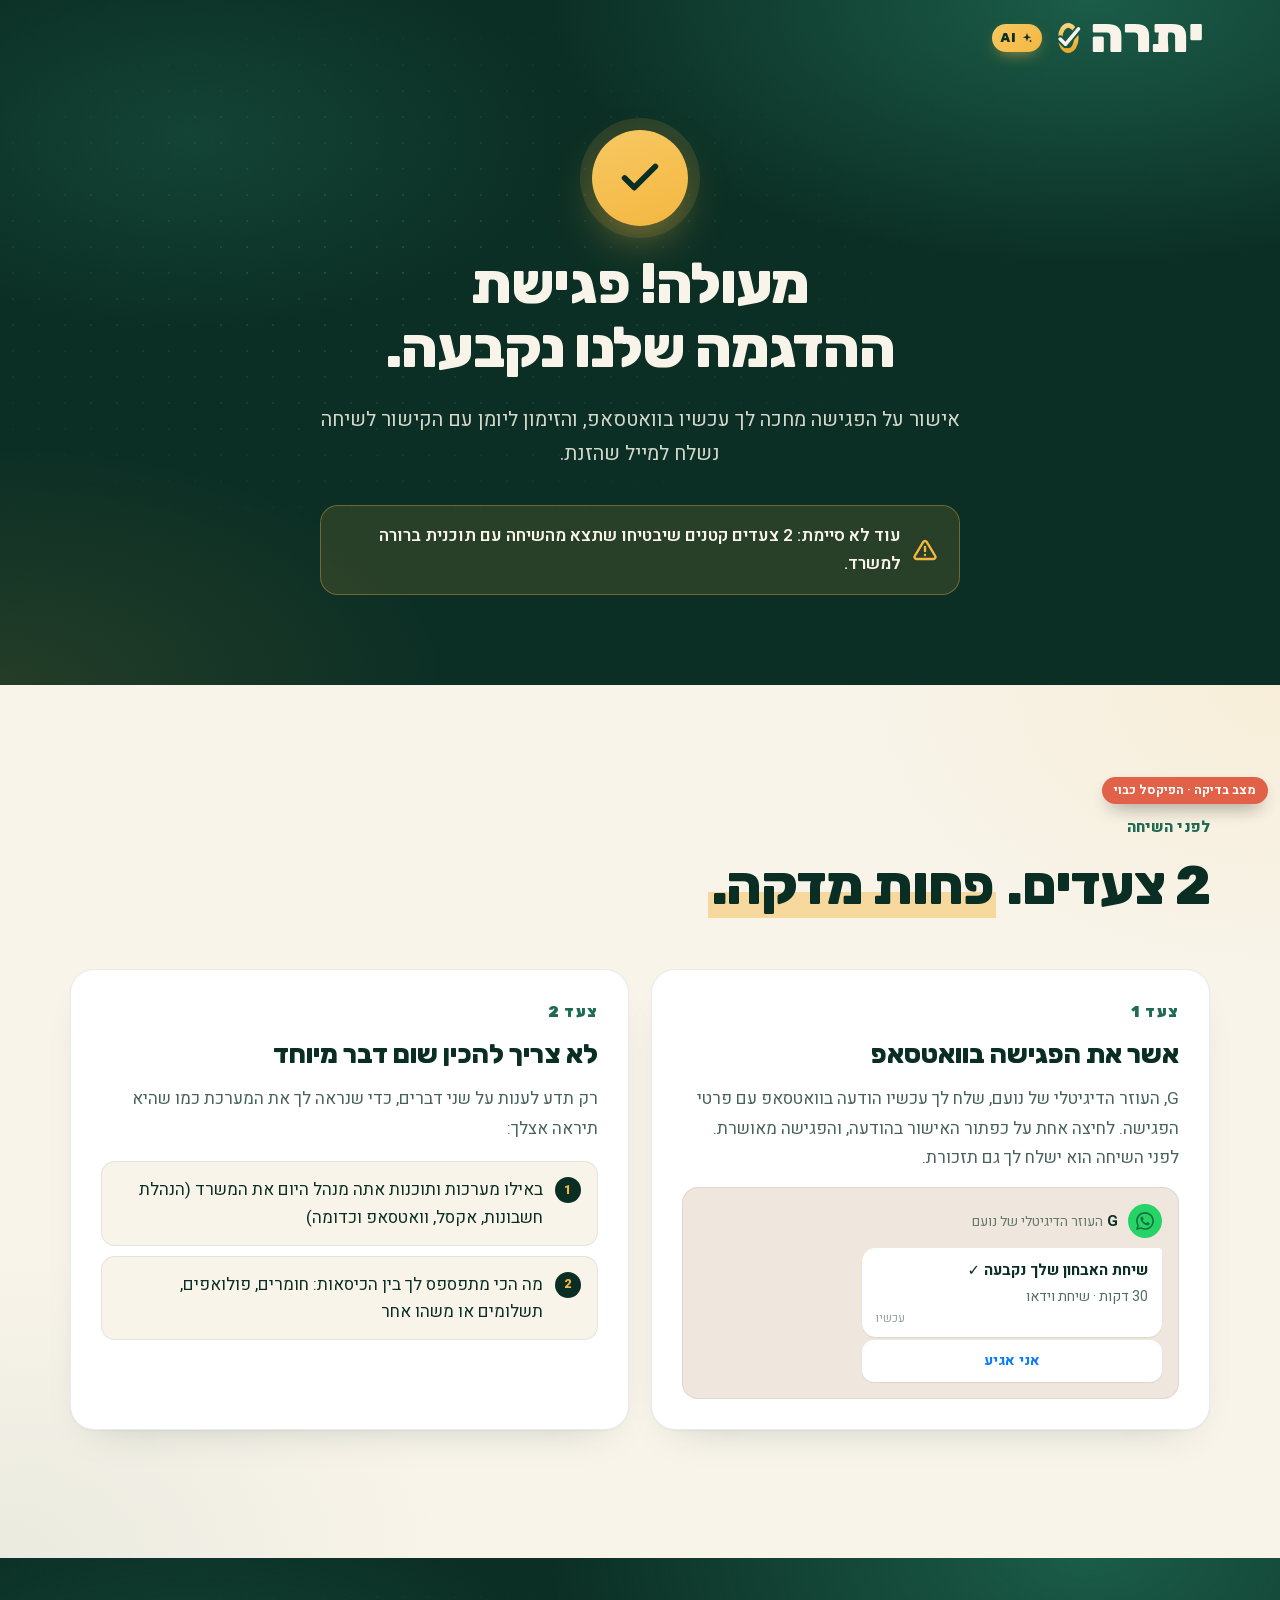
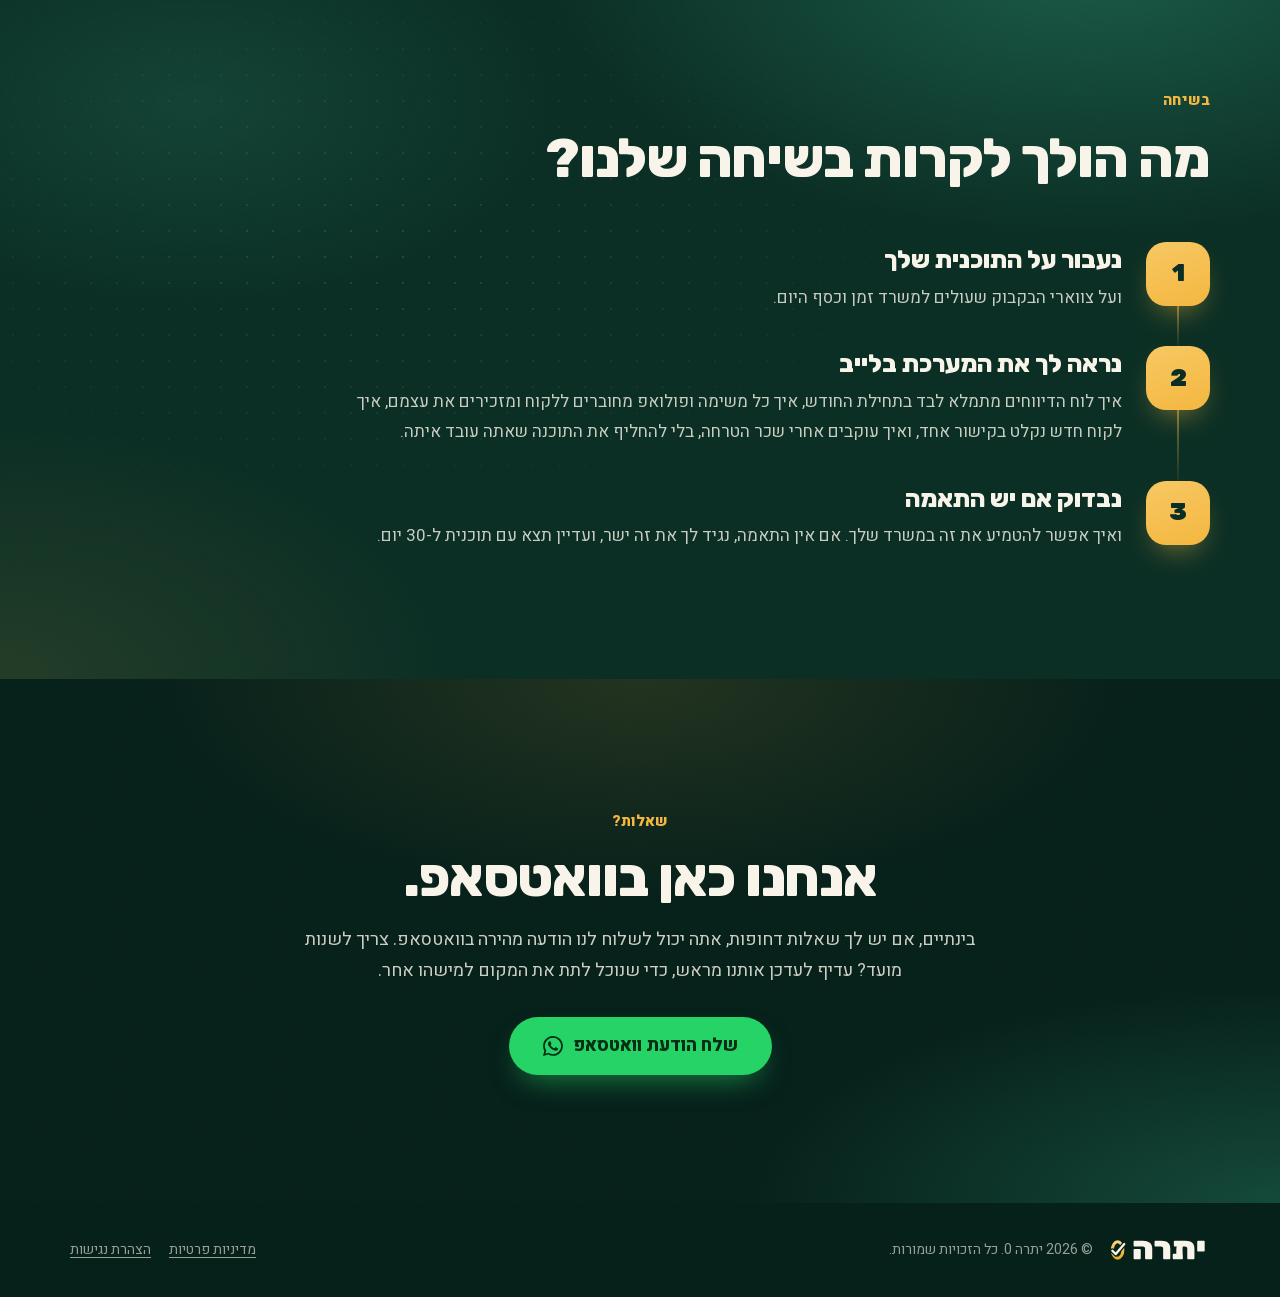
<file: thank-you.html>
<!doctype html>
<html lang="he" dir="rtl">
<head>
<meta charset="utf-8">
<meta name="viewport" content="width=device-width, initial-scale=1, viewport-fit=cover">
<title>הפגישה נקבעה | מחשבון המשרד לרואי חשבון</title>
<meta name="robots" content="noindex">
<meta name="theme-color" content="#0B2E24">
<link rel="preload" href="fonts/heebo-hebrew.woff2" as="font" type="font/woff2" crossorigin>
<link rel="preload" href="fonts/rubik-hebrew.woff2" as="font" type="font/woff2" crossorigin>
<link rel="stylesheet" href="fonts.css?v=14">
<link rel="icon" href="logo/favicon-g.svg" type="image/svg+xml">
<link rel="icon" href="logo/favicon-g-32.png" type="image/png" sizes="32x32">
<link rel="apple-touch-icon" href="logo/favicon-g-180.png">
<link rel="stylesheet" href="styles.css?v=14">
<style>
  .ty-hero { padding-block: 130px 90px; text-align: center; }
  .ty-hero .container { position: relative; z-index: 2; }
  .check-badge { width: 96px; height: 96px; margin: 0 auto 26px; border-radius: 50%; display: grid; place-items: center; background: linear-gradient(160deg, var(--accent-bright), var(--accent)); color: var(--brand-900); box-shadow: 0 0 0 12px rgba(244, 183, 64, .12), 0 20px 50px -14px rgba(244, 183, 64, .6); animation: pop .7s var(--ease) both; }
  .check-badge svg { width: 46px; height: 46px; stroke-dasharray: 30; stroke-dashoffset: 30; animation: draw .6s .45s var(--ease) forwards; }
  @keyframes pop { from { transform: scale(.4); opacity: 0; } to { transform: none; opacity: 1; } }
  @keyframes draw { to { stroke-dashoffset: 0; } }
  .ty-hero h1 { font-size: clamp(32px, 5vw, 56px); }
  .ty-when { display: inline-flex; align-items: center; gap: 10px; margin: 22px auto 0; padding: 10px 20px; border-radius: 999px; background: rgba(244, 183, 64, .14); border: 1px solid rgba(244, 183, 64, .5); color: var(--accent); font-weight: 800; font-size: clamp(17px, 2vw, 21px); }
  .ty-when[hidden] { display: none; }
  .ty-when svg { width: 22px; height: 22px; flex: none; }
  .ty-when .w-t::before { content: "·"; margin: 0 8px; }
  @media (max-width: 560px) {   /* בנייד: היום בשורה אחת, השעה והאורך בשורה שנייה — בלי שבירה באמצע */
    .ty-when { border-radius: 18px; padding: 10px 16px; text-align: start; }
    .ty-when #tyWhenText { display: grid; gap: 2px; }
    .ty-when .w-t::before { content: none; }
  }
  .ty-hero .sub { margin: 22px auto 0; max-width: 640px; font-size: clamp(17px, 1.8vw, 20px); line-height: 1.7; color: rgba(248, 244, 234, .85); }
  .warn-strip { margin: 34px auto 0; max-width: 640px; padding: 16px 22px; border-radius: 18px; background: rgba(244, 183, 64, .12); border: 1px solid rgba(244, 183, 64, .35); color: var(--cream); font-weight: 600; display: flex; gap: 12px; align-items: center; text-align: start; }
  .warn-strip svg { width: 24px; height: 24px; color: var(--accent); flex: none; }

  .steps-2 { display: grid; grid-template-columns: 1fr 1fr; gap: 22px; margin-top: 52px; }
  .step-card { display: grid; gap: 14px; align-content: start; }
  .step-card .step-no { font-family: var(--font-display); font-weight: 900; font-size: 15px; letter-spacing: .08em; color: var(--brand-600); }
  .step-card h3 { font-family: var(--font-display); font-size: clamp(22px, 2.4vw, 27px); font-weight: 800; }
  .step-card p { color: rgba(11, 46, 36, .75); line-height: 1.75; }
  .prep { list-style: none; margin: 4px 0 0; padding: 0; display: grid; gap: 10px; counter-reset: p; }
  .prep li { display: flex; gap: 12px; align-items: flex-start; padding: 14px 16px; border-radius: 14px; background: var(--cream); border: 1px solid rgba(11, 46, 36, .08); line-height: 1.6; }
  .prep li::before { counter-increment: p; content: counter(p); width: 26px; height: 26px; border-radius: 50%; flex: none; display: grid; place-items: center; background: var(--brand-900); color: var(--accent); font-weight: 800; font-size: 13px; margin-top: 1px; }
  /* המחשה: ההודעה מ-G בוואטסאפ, עם כפתור האישור */
  .wa-mock { padding: 16px; border-radius: 16px; background: #EFE7DD; border: 1px solid rgba(11, 46, 36, .08); display: grid; gap: 10px; }
  .wa-head { display: flex; align-items: center; gap: 10px; font-size: 15px; }
  .wa-av { width: 34px; height: 34px; border-radius: 50%; display: grid; place-items: center; flex: none; background: #25D366; color: #fff; }
  .wa-av svg { width: 18px; height: 18px; }
  .wa-head span { color: rgba(11, 46, 36, .6); font-size: 13.5px; }
  .wa-msg { justify-self: start; width: min(100%, 300px); display: grid; gap: 3px; }
  .wa-bubble { padding: 10px 14px 8px; border-radius: 14px; border-start-start-radius: 4px; background: #fff; box-shadow: 0 1px 1px rgba(0, 0, 0, .08); display: grid; gap: 2px; }
  .wa-bubble b { font-size: 15px; }
  .wa-bubble span { color: rgba(11, 46, 36, .7); font-size: 14px; }
  .wa-bubble small { justify-self: end; color: rgba(11, 46, 36, .45); font-size: 11.5px; }
  .wa-btn { padding: 9px 12px; border-radius: 12px; background: #fff; box-shadow: 0 1px 1px rgba(0, 0, 0, .08); text-align: center; color: #0A7CFF; font-weight: 700; font-size: 14.5px; }

  .agenda { margin-top: 52px; display: grid; gap: 0; max-width: 860px; }
  .a-step { position: relative; display: grid; grid-template-columns: 64px 1fr; gap: 24px; padding-bottom: 34px; }
  .a-step:last-child { padding-bottom: 0; }
  .a-step::before { content: ""; position: absolute; top: 64px; bottom: 0; inset-inline-start: 31px; width: 2px; background: linear-gradient(rgba(244, 183, 64, .5), rgba(244, 183, 64, .05)); }
  .a-step:last-child::before { display: none; }
  .a-num { width: 64px; height: 64px; border-radius: 20px; display: grid; place-items: center; font-family: var(--font-display); font-weight: 900; font-size: 24px; background: linear-gradient(160deg, var(--accent-bright), var(--accent)); color: var(--brand-900); box-shadow: 0 14px 30px -14px rgba(244, 183, 64, .7); }
  .a-step h3 { font-family: var(--font-display); font-size: clamp(20px, 2.3vw, 25px); font-weight: 800; padding-top: 4px; }
  .a-step p { margin-top: 8px; color: rgba(248, 244, 234, .8); line-height: 1.75; }

  .testi { max-width: 780px; margin-inline: auto; text-align: center; }
  .testi .q-mark { font-family: var(--font-display); font-size: 90px; line-height: .6; color: var(--accent); }
  .testi blockquote { margin: 18px 0 0; font-family: var(--font-display); font-weight: 700; font-size: clamp(21px, 2.6vw, 30px); line-height: 1.5; }
  .testi cite { display: block; margin-top: 18px; font-style: normal; color: rgba(11, 46, 36, .6); font-weight: 600; }

  .wa-box { text-align: center; max-width: 680px; margin-inline: auto; }
  .wa-box p { margin: 16px auto 30px; color: rgba(248, 244, 234, .82); font-size: 18px; line-height: 1.7; }

  @media (max-width: 860px) { .steps-2 { grid-template-columns: 1fr; } }
  @media (max-width: 760px) {
    .ty-hero { padding-block: 108px 72px; }
    .a-step { grid-template-columns: 52px 1fr; gap: 16px; }
    .a-num { width: 52px; height: 52px; font-size: 20px; border-radius: 16px; }
    .a-step::before { top: 52px; inset-inline-start: 25px; }
  }
</style>
</head>
<body>
<!-- Meta Pixel (noscript): הפיקסל עצמו נטען מ-tracking.js לפי metaPixelId ב-config.js -->
<noscript><img height="1" width="1" style="display:none" alt="" src="https://www.facebook.com/tr?id=2202476460340750&ev=PageView&noscript=1"></noscript>
<header class="site-header" id="siteHeader">
  <div class="container">
    <a class="logo" href="index.html" aria-label="לדף הבית">
      <img class="logo-img" src="logo/logo-dark.svg" alt="יתרה 0" width="160" height="40"><span class="ai-tag"><svg class="spark" viewBox="0 0 24 24" fill="currentColor" aria-hidden="true"><path d="M12 2l2.2 6.3L20.5 10.5l-6.3 2.2L12 19l-2.2-6.3L3.5 10.5l6.3-2.2z"/><path d="M19 15l.9 2.1L22 18l-2.1.9L19 21l-.9-2.1L16 18l2.1-.9z"/></svg>AI</span>
    </a>
  </div>
</header>

<main id="main">
<section class="ty-hero mesh-emerald noise">
  <div class="dot-grid"></div>
  <div class="container narrow">
    <div class="check-badge" aria-hidden="true"><svg viewBox="0 0 24 24" fill="none" stroke="currentColor" stroke-width="3" stroke-linecap="round" stroke-linejoin="round"><path d="M20 6L9 17l-5-5"/></svg></div>
    <h1 class="h-display" id="tyTitle">מעולה! פגישת ההדגמה שלנו נקבעה.</h1>
    <p class="ty-when" id="tyWhen" hidden><svg viewBox="0 0 24 24" fill="none" stroke="currentColor" stroke-width="2.2" stroke-linecap="round" stroke-linejoin="round" aria-hidden="true"><rect x="3" y="4" width="18" height="18" rx="2"/><path d="M16 2v4M8 2v4M3 10h18"/></svg><span id="tyWhenText"></span></p>
    <p class="sub">אישור על הפגישה מחכה לך עכשיו בוואטסאפ, והזימון ליומן עם הקישור לשיחה נשלח למייל שהזנת.</p>
    <div class="warn-strip"><svg viewBox="0 0 24 24" fill="none" stroke="currentColor" stroke-width="2.4" stroke-linecap="round" stroke-linejoin="round"><path d="M10.3 3.9L1.8 18a2 2 0 001.7 3h17a2 2 0 001.7-3L13.7 3.9a2 2 0 00-3.4 0z"/><path d="M12 9v4M12 17h.01"/></svg><span>עוד לא סיימת: 2 צעדים קטנים שיבטיחו שתצא מהשיחה עם תוכנית ברורה למשרד.</span></div>
  </div>
</section>

<section class="section mesh-cream">
  <div class="container">
    <div class="section-head reveal">
      <span class="eyebrow">לפני השיחה</span>
      <h2 class="h-section">2 צעדים. <span class="mark">פחות מדקה.</span></h2>
    </div>
    <div class="steps-2">
      <article class="card step-card reveal">
        <span class="step-no">צעד 1</span>
        <h3>אשר את הפגישה בוואטסאפ</h3>
        <p>G, העוזר הדיגיטלי של נועם, שלח לך עכשיו הודעה בוואטסאפ עם פרטי הפגישה. לחיצה אחת על כפתור האישור בהודעה, והפגישה מאושרת. לפני השיחה הוא ישלח לך גם תזכורת.</p>
        <div class="wa-mock" aria-hidden="true">
          <div class="wa-head"><span class="wa-av"><svg viewBox="0 0 24 24" fill="currentColor"><path d="M17.5 14.4c-.3-.1-1.8-.9-2-1-.3-.1-.5-.1-.7.1-.2.3-.8 1-.9 1.2-.2.2-.3.2-.6.1-.3-.1-1.3-.5-2.4-1.5-.9-.8-1.5-1.8-1.7-2.1-.2-.3 0-.5.1-.6l.4-.5c.2-.2.2-.3.3-.5.1-.2 0-.4 0-.5l-.9-2.2c-.2-.6-.5-.5-.7-.5h-.6c-.2 0-.5.1-.8.4-.3.3-1 1-1 2.5s1.1 2.9 1.2 3.1c.1.2 2.1 3.2 5.1 4.5.7.3 1.3.5 1.7.6.7.2 1.4.2 1.9.1.6-.1 1.8-.7 2-1.4.2-.7.2-1.3.2-1.4-.1-.1-.3-.2-.6-.3zM12 21.8c-1.8 0-3.5-.5-5-1.4l-.4-.2-3.7 1 1-3.6-.2-.4A9.8 9.8 0 012.2 12 9.8 9.8 0 0112 2.2 9.8 9.8 0 0121.8 12 9.8 9.8 0 0112 21.8zM20.5 3.5A11.8 11.8 0 0012 0C5.4 0 .1 5.3.1 11.9c0 2.1.6 4.1 1.6 5.9L0 24l6.3-1.7a11.9 11.9 0 005.7 1.5c6.6 0 11.9-5.3 11.9-11.9 0-3.2-1.2-6.2-3.4-8.4z"/></svg></span><div><b>G</b> <span>העוזר הדיגיטלי של נועם</span></div></div>
          <div class="wa-msg">
            <div class="wa-bubble"><b>שיחת האבחון שלך נקבעה ✓</b><span>30 דקות · שיחת וידאו</span><small>עכשיו</small></div>
            <div class="wa-btn">אני אגיע</div>
          </div>
        </div>
      </article>
      <article class="card step-card reveal">
        <span class="step-no">צעד 2</span>
        <h3>לא צריך להכין שום דבר מיוחד</h3>
        <p>רק תדע לענות על שני דברים, כדי שנראה לך את המערכת כמו שהיא תיראה אצלך:</p>
        <ol class="prep">
          <li>באילו מערכות ותוכנות אתה מנהל היום את המשרד (הנהלת חשבונות, אקסל, וואטסאפ וכדומה)</li>
          <li>מה הכי מתפספס לך בין הכיסאות: חומרים, פולואפים, תשלומים או משהו אחר</li>
        </ol>
      </article>
    </div>
  </div>
</section>

<section class="section mesh-emerald noise">
  <div class="dot-grid"></div>
  <div class="container" style="position:relative;z-index:2">
    <div class="section-head reveal">
      <span class="eyebrow">בשיחה</span>
      <h2 class="h-section">מה הולך לקרות בשיחה שלנו?</h2>
    </div>
    <div class="agenda">
      <div class="a-step reveal"><span class="a-num">1</span><div><h3>נעבור על התוכנית שלך</h3><p>ועל צווארי הבקבוק שעולים למשרד זמן וכסף היום<span id="agendaNums"></span>.</p></div></div>
      <div class="a-step reveal"><span class="a-num">2</span><div><h3>נראה לך את המערכת בלייב</h3><p>איך לוח הדיווחים מתמלא לבד בתחילת החודש, איך כל משימה ופולואפ מחוברים ללקוח ומזכירים את עצמם, איך לקוח חדש נקלט בקישור אחד, ואיך עוקבים אחרי שכר הטרחה, בלי להחליף את התוכנה שאתה עובד איתה.</p></div></div>
      <div class="a-step reveal"><span class="a-num">3</span><div><h3>נבדוק אם יש התאמה</h3><p>ואיך אפשר להטמיע את זה במשרד שלך. אם אין התאמה, נגיד לך את זה ישר, ועדיין תצא עם תוכנית ל-30 יום.</p></div></div>
    </div>
  </div>
</section>

<!-- סקשן ההמלצה מוסתר עד שתהיה המלצה אמיתית של לקוח. כדי להחזיר אותו: להסיר את סימני ההערה ולהחליף את הטקסט שבסוגריים.
<section class="section mesh-cream-warm" id="testimonial">
  <div class="container">
    <div class="testi reveal">
      <div class="q-mark" aria-hidden="true">"</div>
      <blockquote>[המלצה קצרה מרואה חשבון: כמה שעות או כמה שכר טרחה המערכת החזירה למשרד בחודש הראשון]</blockquote>
      <cite>[שם, משרד רואי חשבון]</cite>
    </div>
  </div>
</section>
-->

<section class="section mesh-deep noise">
  <div class="container" style="position:relative;z-index:2">
    <div class="wa-box reveal">
      <span class="eyebrow">שאלות?</span>
      <h2 class="h-section" style="margin-top:12px">אנחנו כאן בוואטסאפ.</h2>
      <p>בינתיים, אם יש לך שאלות דחופות, אתה יכול לשלוח לנו הודעה מהירה בוואטסאפ. צריך לשנות מועד? עדיף לעדכן אותנו מראש, כדי שנוכל לתת את המקום למישהו אחר.</p>
      <a class="btn btn-wa" id="waBtn" href="#" target="_blank" rel="noopener">
        שלח הודעת וואטסאפ
        <svg viewBox="0 0 24 24" fill="currentColor"><path d="M17.5 14.4c-.3-.1-1.8-.9-2-1-.3-.1-.5-.1-.7.1-.2.3-.8 1-.9 1.2-.2.2-.3.2-.6.1-.3-.1-1.3-.5-2.4-1.5-.9-.8-1.5-1.8-1.7-2.1-.2-.3 0-.5.1-.6l.4-.5c.2-.2.2-.3.3-.5.1-.2 0-.4 0-.5l-.9-2.2c-.2-.6-.5-.5-.7-.5h-.6c-.2 0-.5.1-.8.4-.3.3-1 1-1 2.5s1.1 2.9 1.2 3.1c.1.2 2.1 3.2 5.1 4.5.7.3 1.3.5 1.7.6.7.2 1.4.2 1.9.1.6-.1 1.8-.7 2-1.4.2-.7.2-1.3.2-1.4-.1-.1-.3-.2-.6-.3zM12 21.8c-1.8 0-3.5-.5-5-1.4l-.4-.2-3.7 1 1-3.6-.2-.4A9.8 9.8 0 012.2 12 9.8 9.8 0 0112 2.2 9.8 9.8 0 0121.8 12 9.8 9.8 0 0112 21.8zM20.5 3.5A11.8 11.8 0 0012 0C5.4 0 .1 5.3.1 11.9c0 2.1.6 4.1 1.6 5.9L0 24l6.3-1.7a11.9 11.9 0 005.7 1.5c6.6 0 11.9-5.3 11.9-11.9 0-3.2-1.2-6.2-3.4-8.4z"/></svg>
      </a>
    </div>
  </div>
</section>
</main>

<footer class="footer">
  <div class="container">
    <span class="footer-brand"><img src="logo/logo-dark.svg" alt="יתרה 0" width="96" height="24"><span>© <span id="year"></span> <span data-brand>יתרה 0</span>. כל הזכויות שמורות.</span></span>
    <nav class="footer-links" aria-label="מידע משפטי"><a href="privacy.html" target="_blank" rel="noopener">מדיניות פרטיות</a><a href="https://noamg.co.il/accessibility" target="_blank" rel="noopener">הצהרת נגישות</a></nav>
  </div>
</footer>

<script src="config.js?v=14"></script>
<script src="tracking.js?v=14"></script>
<script src="booking.js?v=14"></script>
<script src="quiz-core.js?v=14"></script>
<script>
(function () {
  "use strict";
  var CFG = window.FUNNEL_CONFIG || {};
  var fmt = function (n) { return Math.round(n).toLocaleString("he-IL"); };
  var money = function (n) { return "\u2066₪" + fmt(n) + "\u2069"; };
  retryPendingLead();
  /* פגישה שנקבעה ועוד לא אושרה ב-Gware — שוב מכאן (אחרי שהליד הממתין, אם יש, יצא) */
  if (window.qfCal) setTimeout(function () { window.qfCal.flushBooking(); }, 1200);
  document.querySelectorAll("[data-brand]").forEach(function (el) { el.textContent = CFG.brand || el.textContent; });
  document.getElementById("year").textContent = new Date().getFullYear();

  var data = null;
  try { data = JSON.parse(sessionStorage.getItem("qf_result") || "null"); } catch (e) {}
  if (data && data.name) document.getElementById("tyTitle").textContent = "מעולה, " + data.name + "! פגישת ההדגמה שלנו נקבעה.";

  /* היום והשעה שנקבעו (נשמרו בדף התוצאות מאירוע הקביעה של Cal.com), באזור הזמן של הגולש — כמו ביומן */
  var booked = null;
  try { booked = JSON.parse(sessionStorage.getItem("qf_booked") || "null"); } catch (e) {}
  var when = booked && booked.start ? new Date(booked.start) : null;
  if (when && !isNaN(when.getTime())) {
    var day = when.toLocaleDateString("he-IL", { weekday: "long", day: "numeric", month: "long" });
    var time = when.toLocaleTimeString("he-IL", { hour: "2-digit", minute: "2-digit", hour12: false });
    var end = booked.end ? new Date(booked.end) : null;
    var mins = end && !isNaN(end.getTime()) ? Math.round((end - when) / 60000) : 0;
    var wt = document.getElementById("tyWhenText");
    var dEl = document.createElement("span"); dEl.className = "w-d"; dEl.textContent = day;
    var tEl = document.createElement("span"); tEl.className = "w-t"; tEl.textContent = time + (mins > 0 ? " · " + mins + " דקות" : "");
    wt.appendChild(dEl); wt.appendChild(tEl);
    document.getElementById("tyWhen").hidden = false;
  }
  /* המספרים מהשאלון — מחושבים מהתשובות באותה ליבה כמו בדף התוצאות */
  var r = data && window.qfCore ? window.qfCore.compute(data.answers, CFG) : null;
  if (r && r.savedHi > 0) document.getElementById("agendaNums").textContent = " (לפי השאלון: \u2066" + fmt(r.savedLo) + "–" + fmt(r.savedHi) + "\u2069 שעות בחודש שאפשר להחזיר, ששוות לפחות " + money(r.yearly) + " בשנה)";

  document.getElementById("waBtn").href = "https://wa.me/" + (CFG.whatsapp || "") + "?text=" + encodeURIComponent("היי, קבעתי פגישת הדגמה ויש לי שאלה");

  var io = new IntersectionObserver(function (entries) {
    entries.forEach(function (en) { if (en.isIntersecting) { en.target.classList.add("in"); io.unobserve(en.target); } });
  }, { threshold: .12 });
  document.querySelectorAll(".reveal").forEach(function (el, i) { el.style.transitionDelay = (i % 4) * 70 + "ms"; io.observe(el); });

  var header = document.getElementById("siteHeader");
  addEventListener("scroll", function () { header.classList.toggle("scrolled", scrollY > 30); }, { passive: true });

  /* ליד שלא הצליח להישלח מהשאלון נשלח שוב מכאן (עד 3 ניסיונות; Gware מאחד כפילויות לפי טלפון) */
  function retryPendingLead() {
    var url = CFG.leadWebhookUrl; if (!url) return;
    var rec = null;
    try { rec = JSON.parse(localStorage.getItem("qf_pending_lead") || "null"); } catch (e) {}
    if (!rec || !rec.payload) return;
    if ((rec.attempts || 0) >= 3) { try { localStorage.removeItem("qf_pending_lead"); } catch (e) {} return; }
    rec.attempts = (rec.attempts || 0) + 1; rec.payload.retry = rec.attempts;
    try { localStorage.setItem("qf_pending_lead", JSON.stringify(rec)); } catch (e) {}
    fetch(url, { method: "POST", mode: "no-cors", headers: { "Content-Type": "text/plain;charset=UTF-8" }, body: JSON.stringify(rec.payload), keepalive: true })
      .then(function () { try { localStorage.removeItem("qf_pending_lead"); } catch (e) {} })
      .catch(function () {});
  }
})();
</script>
</body>
</html>
</file>
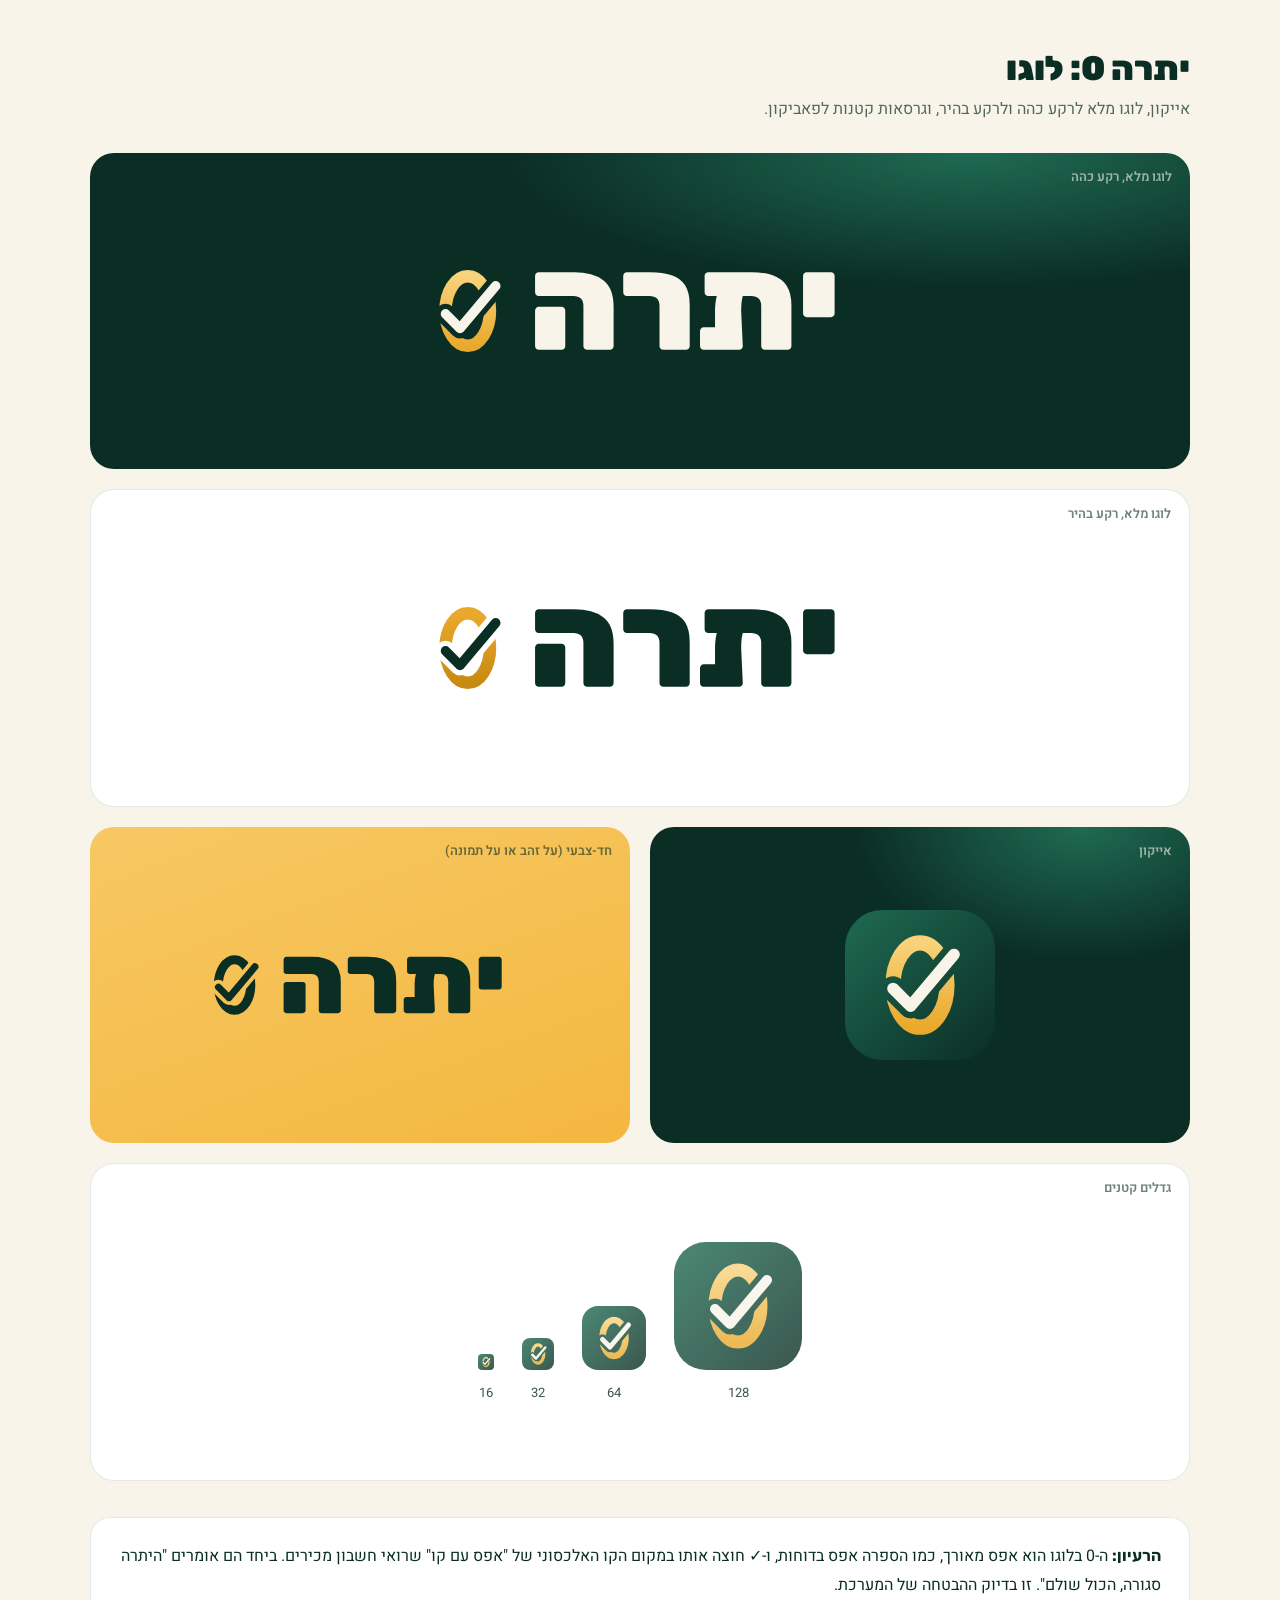
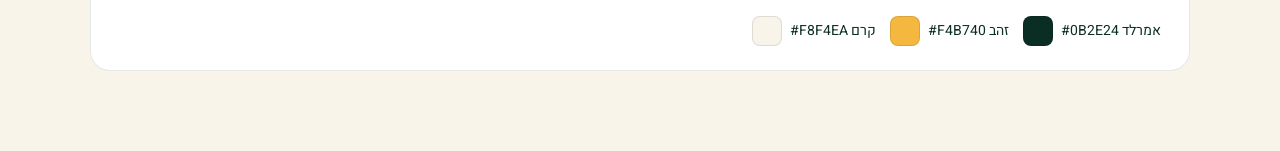
<file: logo/preview.html>
<!doctype html>
<html lang="he" dir="rtl">
<head>
<meta charset="utf-8">
<meta name="viewport" content="width=device-width, initial-scale=1">
<title>יתרה 0 | לוגו</title>
<link href="https://fonts.googleapis.com/css2?family=Heebo:wght@400;600;800&family=Rubik:wght@700;800;900&display=swap" rel="stylesheet">
<style>
  body { margin: 0; font-family: Heebo, sans-serif; background: #F8F4EA; color: #0B2E24; }
  .wrap { max-width: 1100px; margin: 0 auto; padding: 48px 20px 80px; }
  h1 { font-family: Rubik, sans-serif; font-weight: 900; font-size: 34px; margin: 0; }
  .sub { margin-top: 8px; opacity: .7; }
  .grid { display: grid; grid-template-columns: 1fr 1fr; gap: 20px; margin-top: 32px; }
  .tile { border-radius: 24px; padding: 48px 24px; display: grid; place-items: center; min-height: 220px; position: relative; }
  .tile .lbl { position: absolute; top: 14px; inset-inline-start: 18px; font-size: 13px; font-weight: 600; opacity: .6; }
  .dark { background: radial-gradient(60% 60% at 80% 0%, #1F6A52, transparent 70%), #0B2E24; color: #F8F4EA; }
  .light { background: #fff; border: 1px solid rgba(11,46,36,.1); }
  .gold { background: linear-gradient(160deg, #F7C863, #F4B740); }
  .wide { grid-column: 1 / -1; }
  .icons { display: flex; gap: 28px; align-items: flex-end; flex-wrap: wrap; justify-content: center; }
  .icons figure { margin: 0; text-align: center; font-size: 13px; opacity: .8; }
  .icons figcaption { margin-top: 8px; }
  .concept { margin-top: 36px; padding: 24px 28px; border-radius: 20px; background: #fff; border: 1px solid rgba(11,46,36,.1); line-height: 1.8; }
  .concept b { font-family: Rubik, sans-serif; }
  .sw { display: flex; gap: 14px; flex-wrap: wrap; margin-top: 16px; }
  .sw span { display: inline-flex; align-items: center; gap: 8px; font-size: 14px; direction: ltr; }
  .sw i { width: 28px; height: 28px; border-radius: 8px; border: 1px solid rgba(0,0,0,.1); }
  @media (max-width: 760px) { .grid { grid-template-columns: 1fr; } }
</style>
</head>
<body>
<div class="wrap">
  <h1>יתרה 0: לוגו</h1>
  <p class="sub">אייקון, לוגו מלא לרקע כהה ולרקע בהיר, וגרסאות קטנות לפאביקון.</p>

  <div class="grid">
    <div class="tile dark wide"><span class="lbl">לוגו מלא, רקע כהה</span><img src="logo-dark.svg" alt="יתרה 0" style="height:110px"></div>
    <div class="tile light wide"><span class="lbl">לוגו מלא, רקע בהיר</span><img src="logo-light.svg" alt="יתרה 0" style="height:110px"></div>
    <div class="tile dark"><span class="lbl">אייקון</span><img src="mark.svg" alt="" style="height:150px"></div>
    <div class="tile gold"><span class="lbl">חד-צבעי (על זהב או על תמונה)</span><img src="logo-mono.svg" alt="" style="height:80px"></div>
    <div class="tile light wide"><span class="lbl">גדלים קטנים</span>
      <div class="icons">
        <figure><img src="mark.svg" alt="" width="128"><figcaption>128</figcaption></figure>
        <figure><img src="mark.svg" alt="" width="64"><figcaption>64</figcaption></figure>
        <figure><img src="mark.svg" alt="" width="32"><figcaption>32</figcaption></figure>
        <figure><img src="mark.svg" alt="" width="16"><figcaption>16</figcaption></figure>
      </div>
    </div>
  </div>

  <div class="concept">
    <b>הרעיון:</b> ה-0 בלוגו הוא אפס מאורך, כמו הספרה אפס בדוחות, ו-✓ חוצה אותו במקום הקו האלכסוני של "אפס עם קו" שרואי חשבון מכירים. ביחד הם אומרים "היתרה סגורה, הכול שולם". זו בדיוק ההבטחה של המערכת.
    <div class="sw">
      <span><i style="background:#0B2E24"></i>#0B2E24 אמרלד</span>
      <span><i style="background:#F4B740"></i>#F4B740 זהב</span>
      <span><i style="background:#F8F4EA"></i>#F8F4EA קרם</span>
    </div>
  </div>
</div>
</body>
</html>
</file>
<file: fonts.css>
/* פונטים מקומיים — Heebo ו-Rubik (רישיון SIL OFL), קבצים משתנים (wght), תת-קבוצות עברית ולטינית.
   הורדו מ-Google Fonts ונשמרו בתיקייה fonts/ כדי שהטעינה לא תהיה תלויה בשרת חיצוני. */

@font-face {
  font-family: 'Heebo';
  font-style: normal;
  font-weight: 400 900;
  font-display: swap;
  src: url('fonts/heebo-hebrew.woff2') format('woff2');
  unicode-range: U+0307-0308, U+0590-05FF, U+200C-2010, U+20AA, U+25CC, U+FB1D-FB4F;
}
@font-face {
  font-family: 'Heebo';
  font-style: normal;
  font-weight: 400 900;
  font-display: swap;
  src: url('fonts/heebo-latin.woff2') format('woff2');
  unicode-range: U+0000-00FF, U+0131, U+0152-0153, U+02BB-02BC, U+02C6, U+02DA, U+02DC, U+0304, U+0308, U+0329, U+2000-206F, U+20AC, U+2122, U+2191, U+2193, U+2212, U+2215, U+FEFF, U+FFFD;
}
@font-face {
  font-family: 'Rubik';
  font-style: normal;
  font-weight: 600 900;
  font-display: swap;
  src: url('fonts/rubik-hebrew.woff2') format('woff2');
  unicode-range: U+0307-0308, U+0590-05FF, U+200C-2010, U+20AA, U+25CC, U+FB1D-FB4F;
}
@font-face {
  font-family: 'Rubik';
  font-style: normal;
  font-weight: 600 900;
  font-display: swap;
  src: url('fonts/rubik-latin.woff2') format('woff2');
  unicode-range: U+0000-00FF, U+0131, U+0152-0153, U+02BB-02BC, U+02C6, U+02DA, U+02DC, U+0304, U+0308, U+0329, U+2000-206F, U+20AC, U+2122, U+2191, U+2193, U+2212, U+2215, U+FEFF, U+FFFD;
}
</file>
<file: styles.css>
/* ============================================================
   משפך שאלון — מחשבון ההפסדים השקט
   שפת עיצוב בהשראת noamgamliel.com:
   ירוק אמרלד עמוק + קרם חם + זהב · מש-גרדיאנטים · כפתורי זהב עם ברק
   ============================================================ */
:root {
  --brand-950: #06201A;
  --brand-900: #0B2E24;
  --brand-800: #0F3B2F;
  --brand-700: #17513F;
  --brand-600: #1F6A52;
  --cream: #F8F4EA;
  --cream-warm: #F3EADB;
  --ink: #0B2E24;
  --accent: #F4B740;
  --accent-bright: #F7C863;
  --accent-deep: #D99A1E;
  --loss: #E0583F;          /* הפסד על רקע קרם */
  --loss-light: #FF9B85;    /* הפסד על רקע כהה */
  --emerald: #0E9F6E;      /* אמרלד המותג — הצלחה/חיובי */
  --aqua: #2DD4BF;         /* אקווה — הדגשות AI בלבד (תבלין) */
  --save: var(--emerald);

  --radius: 24px;
  --radius-sm: 14px;
  --ease: cubic-bezier(.22, 1, .36, 1);
  --container: 1180px;
  --font-display: "Rubik", "Heebo", system-ui, sans-serif;
  --font: "Heebo", system-ui, -apple-system, "Segoe UI", Arial, sans-serif;
}

*, *::before, *::after { box-sizing: border-box; }
html { scroll-behavior: smooth; -webkit-text-size-adjust: 100%; background: var(--brand-950); }
body {
  margin: 0;
  font-family: var(--font);
  background: var(--cream);
  color: var(--ink);
  line-height: 1.65;
  font-size: 17px;
  -webkit-font-smoothing: antialiased;
  overflow-x: hidden;
}
img, svg { display: block; max-width: 100%; }
a { color: inherit; }
button { font: inherit; color: inherit; }
h1, h2, h3 { margin: 0; line-height: 1.15; }
p { margin: 0; }
strong { font-weight: 800; }
.container { width: 100%; max-width: var(--container); margin-inline: auto; padding-inline: 20px; }
.narrow { max-width: 780px; }
.center { text-align: center; }
.money { direction: ltr; unicode-bidi: isolate; white-space: nowrap; }
.sr-only { position: absolute; width: 1px; height: 1px; overflow: hidden; clip: rect(0 0 0 0); white-space: nowrap; }
:focus-visible { outline: 3px solid var(--accent); outline-offset: 3px; border-radius: 8px; }

.h-display, .h-section { font-family: var(--font-display); font-weight: 800; letter-spacing: -.02em; text-wrap: balance; }
.h-section { font-size: clamp(30px, 4.6vw, 54px); }

/* ---------- רקעי מש ---------- */
.mesh-emerald {
  background:
    radial-gradient(60% 55% at 85% 0%, rgba(31, 106, 82, .75), transparent 70%),
    radial-gradient(50% 50% at 0% 100%, rgba(244, 183, 64, .10), transparent 70%),
    radial-gradient(40% 40% at 15% 20%, rgba(23, 81, 63, .6), transparent 70%),
    var(--brand-900);
  color: var(--cream);
}
.mesh-deep {
  background:
    radial-gradient(55% 60% at 50% 0%, rgba(244, 183, 64, .12), transparent 70%),
    radial-gradient(60% 60% at 100% 100%, rgba(31, 106, 82, .55), transparent 70%),
    var(--brand-950);
  color: var(--cream);
}
.mesh-cream {
  background:
    radial-gradient(50% 50% at 100% 0%, rgba(244, 183, 64, .10), transparent 70%),
    radial-gradient(50% 50% at 0% 100%, rgba(23, 81, 63, .06), transparent 70%),
    var(--cream);
}
.mesh-cream-warm {
  background:
    radial-gradient(55% 55% at 0% 0%, rgba(244, 183, 64, .14), transparent 70%),
    var(--cream-warm);
}
.noise::after {
  content: ""; position: absolute; inset: 0; pointer-events: none; opacity: .05; mix-blend-mode: overlay;
  background-image: url("data:image/svg+xml,%3Csvg xmlns='http://www.w3.org/2000/svg' width='160' height='160'%3E%3Cfilter id='n'%3E%3CfeTurbulence type='fractalNoise' baseFrequency='.9' numOctaves='3'/%3E%3C/filter%3E%3Crect width='100%25' height='100%25' filter='url(%23n)'/%3E%3C/svg%3E");
}
.dot-grid {
  position: absolute; inset: 0; pointer-events: none;
  background-image: radial-gradient(rgba(248, 244, 234, .12) 1px, transparent 1px);
  background-size: 26px 26px;
  mask-image: radial-gradient(ellipse 60% 55% at 30% 40%, #000, transparent 75%);
}

/* ---------- פס התקדמות גלילה ---------- */
.scroll-progress {
  position: fixed; top: 0; inset-inline: 0; height: 3px; z-index: 60;
  background: linear-gradient(90deg, var(--accent-bright), var(--accent));
  transform-origin: right; transform: scaleX(0);
}

/* ---------- כותרת עליונה ---------- */
.site-header { position: fixed; top: 0; inset-inline: 0; z-index: 50; padding-block: 16px; transition: padding .3s var(--ease); }
.site-header::before {
  content: ""; position: absolute; inset: 0; opacity: 0; transition: opacity .4s var(--ease);
  background: rgba(11, 46, 36, .72); backdrop-filter: blur(18px);
  border-bottom: 1px solid rgba(244, 183, 64, .15);
  box-shadow: 0 10px 40px -16px rgba(11, 46, 36, .7);
}
.site-header.scrolled { padding-block: 10px; }
.site-header.scrolled::before { opacity: 1; }
.site-header .container { position: relative; display: flex; align-items: center; justify-content: space-between; gap: 16px; }
.logo { display: inline-flex; align-items: center; gap: 10px; min-height: 44px; font-family: var(--font-display); font-weight: 800; font-size: 20px; text-decoration: none; color: var(--cream); }
.logo-img { display: block; height: 40px; width: auto; }
.site-header.scrolled .logo-img { height: 34px; }
@media (max-width: 760px) { .logo-img { height: 32px; } }

/* ---------- תגיות ---------- */
.pill {
  display: inline-flex; align-items: center; gap: 8px;
  padding: 7px 16px; border-radius: 999px;
  background: rgba(244, 183, 64, .15); color: var(--accent);
  border: 1px solid rgba(244, 183, 64, .3);
  font-size: 14px; font-weight: 700;
}
.pill svg { width: 15px; height: 15px; flex: none; }
.pill-dot { width: 7px; height: 7px; border-radius: 50%; background: var(--accent); box-shadow: 0 0 0 4px rgba(244, 183, 64, .2); animation: blink 2s infinite; }
@keyframes blink { 50% { opacity: .35; } }
.eyebrow { display: inline-block; font-size: 15px; font-weight: 800; letter-spacing: .01em; color: var(--brand-600); text-transform: uppercase; }
.on-dark .eyebrow, .mesh-emerald .eyebrow, .mesh-deep .eyebrow { color: var(--accent); }

.text-accent { color: var(--accent); }
.text-loss { color: var(--loss); }
.on-dark .text-loss, .mesh-emerald .text-loss, .mesh-deep .text-loss { color: var(--loss-light); }
.text-grad {
  background: linear-gradient(90deg, var(--accent-bright), var(--accent) 60%, var(--accent-deep));
  -webkit-background-clip: text; background-clip: text; color: transparent;
}
.mark {
  background: linear-gradient(transparent 60%, rgba(244, 183, 64, .45) 60%);
  padding-inline: 3px;
}

/* ---------- כפתורים ---------- */
.btn {
  position: relative; overflow: hidden; isolation: isolate;
  display: inline-flex; align-items: center; justify-content: center; gap: 10px;
  min-height: 58px; padding: 15px 34px;
  border: 0; border-radius: 999px; cursor: pointer;
  font-size: 18px; font-weight: 800; text-decoration: none; text-align: center; line-height: 1.3;
  transition: transform .3s var(--ease), box-shadow .3s var(--ease), background .3s;
}
.btn svg { width: 20px; height: 20px; flex: none; transition: transform .3s var(--ease); }
.btn-primary {
  background: linear-gradient(180deg, var(--accent-bright), var(--accent));
  color: var(--brand-900);
  box-shadow: 0 12px 32px -10px rgba(244, 183, 64, .55), inset 0 1px 0 rgba(255, 255, 255, .5), inset 0 -2px 0 rgba(0, 0, 0, .08);
}
.btn-primary:hover { transform: translateY(-2px); box-shadow: 0 18px 42px -10px rgba(244, 183, 64, .7), inset 0 1px 0 rgba(255, 255, 255, .5); }
.btn-primary:hover svg { transform: translateX(-4px); }
.btn-primary:active { transform: translateY(0); }
/* אפקט ברק */
.shine::before {
  content: ""; position: absolute; inset: 0; z-index: -1;
  background: linear-gradient(105deg, transparent 35%, rgba(255, 255, 255, .55) 50%, transparent 65%);
  transform: translateX(120%); animation: shine 4.2s var(--ease) infinite;
}
@keyframes shine { 0%, 55% { transform: translateX(120%); } 85%, 100% { transform: translateX(-120%); } }
.btn-dark { background: var(--brand-900); color: var(--cream); box-shadow: 0 14px 30px -12px rgba(11, 46, 36, .6); }
.btn-dark:hover { transform: translateY(-2px); background: var(--brand-800); }
.btn-wa { background: #25D366; color: #052E16; box-shadow: 0 14px 30px -12px rgba(37, 211, 102, .6); }
.btn-wa:hover { transform: translateY(-2px); }
.btn-block { width: 100%; }
.btn[disabled] { opacity: .7; cursor: progress; }
.cta-meta { margin-top: 14px; font-size: 14px; display: flex; flex-wrap: wrap; gap: 6px 18px; opacity: .8; }
.cta-meta span { display: inline-flex; align-items: center; gap: 6px; }
.cta-meta svg { width: 15px; height: 15px; color: var(--accent); }

/* ---------- סקשנים וכרטיסים ---------- */
section { position: relative; overflow: hidden; }
.section { padding-block: clamp(76px, 10vw, 136px); }
.section-head { max-width: 820px; }
.section-head .h-section { margin-top: 14px; }
.section-sub { margin-top: 18px; font-size: clamp(17px, 1.6vw, 20px); opacity: .78; line-height: 1.7; }

.card {
  position: relative;
  background: #fff;
  border: 1px solid rgba(23, 81, 63, .1);
  border-radius: var(--radius);
  padding: 30px;
  box-shadow: 0 1px 2px rgba(11, 46, 36, .04), 0 18px 40px -26px rgba(11, 46, 36, .25);
}
.card-dark {
  background: linear-gradient(160deg, var(--brand-700), var(--brand-900) 70%);
  color: var(--cream);
  border: 1px solid rgba(244, 183, 64, .18);
  box-shadow: 0 30px 60px -30px rgba(11, 46, 36, .8);
}
.card-glass {
  background: rgba(248, 244, 234, .04);
  border: 1px solid rgba(248, 244, 234, .1);
  border-radius: var(--radius);
  padding: 28px;
  backdrop-filter: blur(6px);
}
.icon-tile { width: 52px; height: 52px; border-radius: 16px; display: grid; place-items: center; flex: none; }
.icon-tile svg { width: 25px; height: 25px; }
.tile-accent { background: linear-gradient(135deg, var(--accent-bright), var(--accent)); color: var(--brand-900); box-shadow: 0 10px 24px -10px rgba(244, 183, 64, .6); }
.tile-loss { background: rgba(224, 88, 63, .1); color: var(--loss); }


/* ---------- אנימציות גלילה ---------- */
.reveal { opacity: 0; transform: translateY(26px); transition: opacity .9s var(--ease), transform .9s var(--ease); }
.reveal.in { opacity: 1; transform: none; }

/* ---------- פוטר ---------- */
.footer { padding-block: 34px; background: var(--brand-950); color: rgba(248, 244, 234, .6); font-size: 14px; }
.footer .container { display: flex; flex-wrap: wrap; gap: 10px 24px; justify-content: space-between; align-items: center; }

/* ---------- וואטסאפ צף ---------- */
.wa-float {
  position: fixed; bottom: 22px; left: 22px; z-index: 40;
  width: 58px; height: 58px; border-radius: 50%; display: grid; place-items: center;
  background: #25D366; color: #fff; box-shadow: 0 14px 30px -8px rgba(37, 211, 102, .6);
  transition: transform .3s var(--ease);
}
.wa-float:hover { transform: scale(1.08); }
.wa-float svg { width: 30px; height: 30px; }

/* ---------- CTA דביק במובייל ---------- */
.sticky-cta {
  position: fixed; inset-inline: 0; bottom: 0; z-index: 45; display: none;
  padding: 12px 16px calc(12px + env(safe-area-inset-bottom));
  background: rgba(11, 46, 36, .9); backdrop-filter: blur(14px);
  border-top: 1px solid rgba(244, 183, 64, .2);
  transform: translateY(110%); transition: transform .45s var(--ease);
}
.sticky-cta.show { transform: none; }
.sticky-cta .btn { min-height: 52px; font-size: 17px; }

@media (max-width: 760px) {
  body { font-size: 16.5px; }
  .card, .card-glass { padding: 22px; }
  .btn { width: 100%; padding-inline: 22px; font-size: 17px; }
  .sticky-cta { display: block; }
  .wa-float { bottom: 88px; left: 16px; width: 52px; height: 52px; }
}

@media (prefers-reduced-motion: reduce) {
  *, *::before, *::after { animation: none !important; transition: none !important; scroll-behavior: auto !important; }
  .reveal { opacity: 1; transform: none; }
}

/* ---------- לוגו בפוטר ---------- */
.footer-brand { display: inline-flex; align-items: center; gap: 14px; flex-wrap: wrap; }
.footer-brand img { height: 26px; width: auto; }
.footer-links { display: inline-flex; flex-wrap: wrap; gap: 6px 18px; }
.footer-links a { color: inherit; text-decoration: underline; text-underline-offset: 3px; }
.footer-links a:hover { color: var(--cream); }

/* ---------- תג מוצר (אייקון + שם) ---------- */
.brand-chip { display: inline-flex; align-items: center; flex-wrap: wrap; gap: 10px; padding: 6px 16px 6px 6px; border-radius: 999px; background: rgba(248, 244, 234, .06); border: 1px solid rgba(244, 183, 64, .3); font-weight: 700; font-size: 15px; }
.brand-chip img { width: 30px; height: 30px; border-radius: 9px; }
.brand-chip b { font-family: var(--font-display); color: var(--accent); }

/* ---------- תגיות AI ---------- */
.spark { width: 1em; height: 1em; flex: none; }
.ai-tag { display: inline-flex; align-items: center; gap: 4px; padding: 3px 9px; border-radius: 999px; font-family: var(--font-display); font-weight: 800; font-size: 13px; letter-spacing: .04em; color: var(--brand-900); background: linear-gradient(135deg, var(--accent-bright), var(--accent)); box-shadow: 0 6px 16px -6px rgba(244, 183, 64, .7); }
.ai-tag .spark { width: 12px; height: 12px; }
.ai-pill { display: inline-flex; align-items: center; gap: 8px; padding: 6px 14px; border-radius: 999px; font-weight: 800; font-size: 14px; color: var(--accent); background: linear-gradient(90deg, rgba(244, 183, 64, .18), rgba(45, 212, 191, .14)); border: 1px solid rgba(244, 183, 64, .4); }
.ai-pill .spark { width: 15px; height: 15px; animation: twinkle 2.4s ease-in-out infinite; }
@keyframes twinkle { 50% { transform: scale(.8) rotate(20deg); opacity: .7; } }
.ai-grad { background: linear-gradient(90deg, #F7C863, #F4B740 40%, var(--aqua)); -webkit-background-clip: text; background-clip: text; color: transparent; }
.site-header .btn { white-space: nowrap; width: auto; }
@media (max-width: 420px) { .site-header .btn { padding: 8px 14px !important; font-size: 14px !important; } }

/* ---------- מובייל: מרווחים הדוקים יותר בכל הדפים ---------- */
@media (max-width: 760px) {
  .section { padding-block: 56px; }
  .h-section { font-size: 27px; }
  .section-sub { font-size: 15.5px; margin-top: 12px; }
  .wa-float { width: 48px; height: 48px; bottom: 84px; }
  .wa-float svg { width: 26px; height: 26px; }
}

/* ---------- מובייל: הכפתור הדביק לא מסתיר את הפוטר ---------- */
@media (max-width: 760px) {
  /* הריווח לכפתור הדביק יושב על הפוטר (ולא על ה-body), כדי שלא תיחשף רצועה בהירה מתחתיו */
  body:has(.sticky-cta) .footer { padding-bottom: calc(34px + 78px + env(safe-area-inset-bottom)); }
  .footer .container { flex-direction: column; align-items: flex-start; gap: 8px; }
}

/* ---------- מסכים צרים במיוחד (iPhone SE וכד׳) ---------- */
@media (max-width: 380px) {
  .container { padding-inline: 16px; }
  .site-header .btn { display: none; }                  /* הכפתור הדביק בתחתית עושה את אותה עבודה */
  .logo-img { height: 28px; }
  .h-section { font-size: 24px; }
  .btn { font-size: 16px; padding-inline: 16px; }
}
</file>
